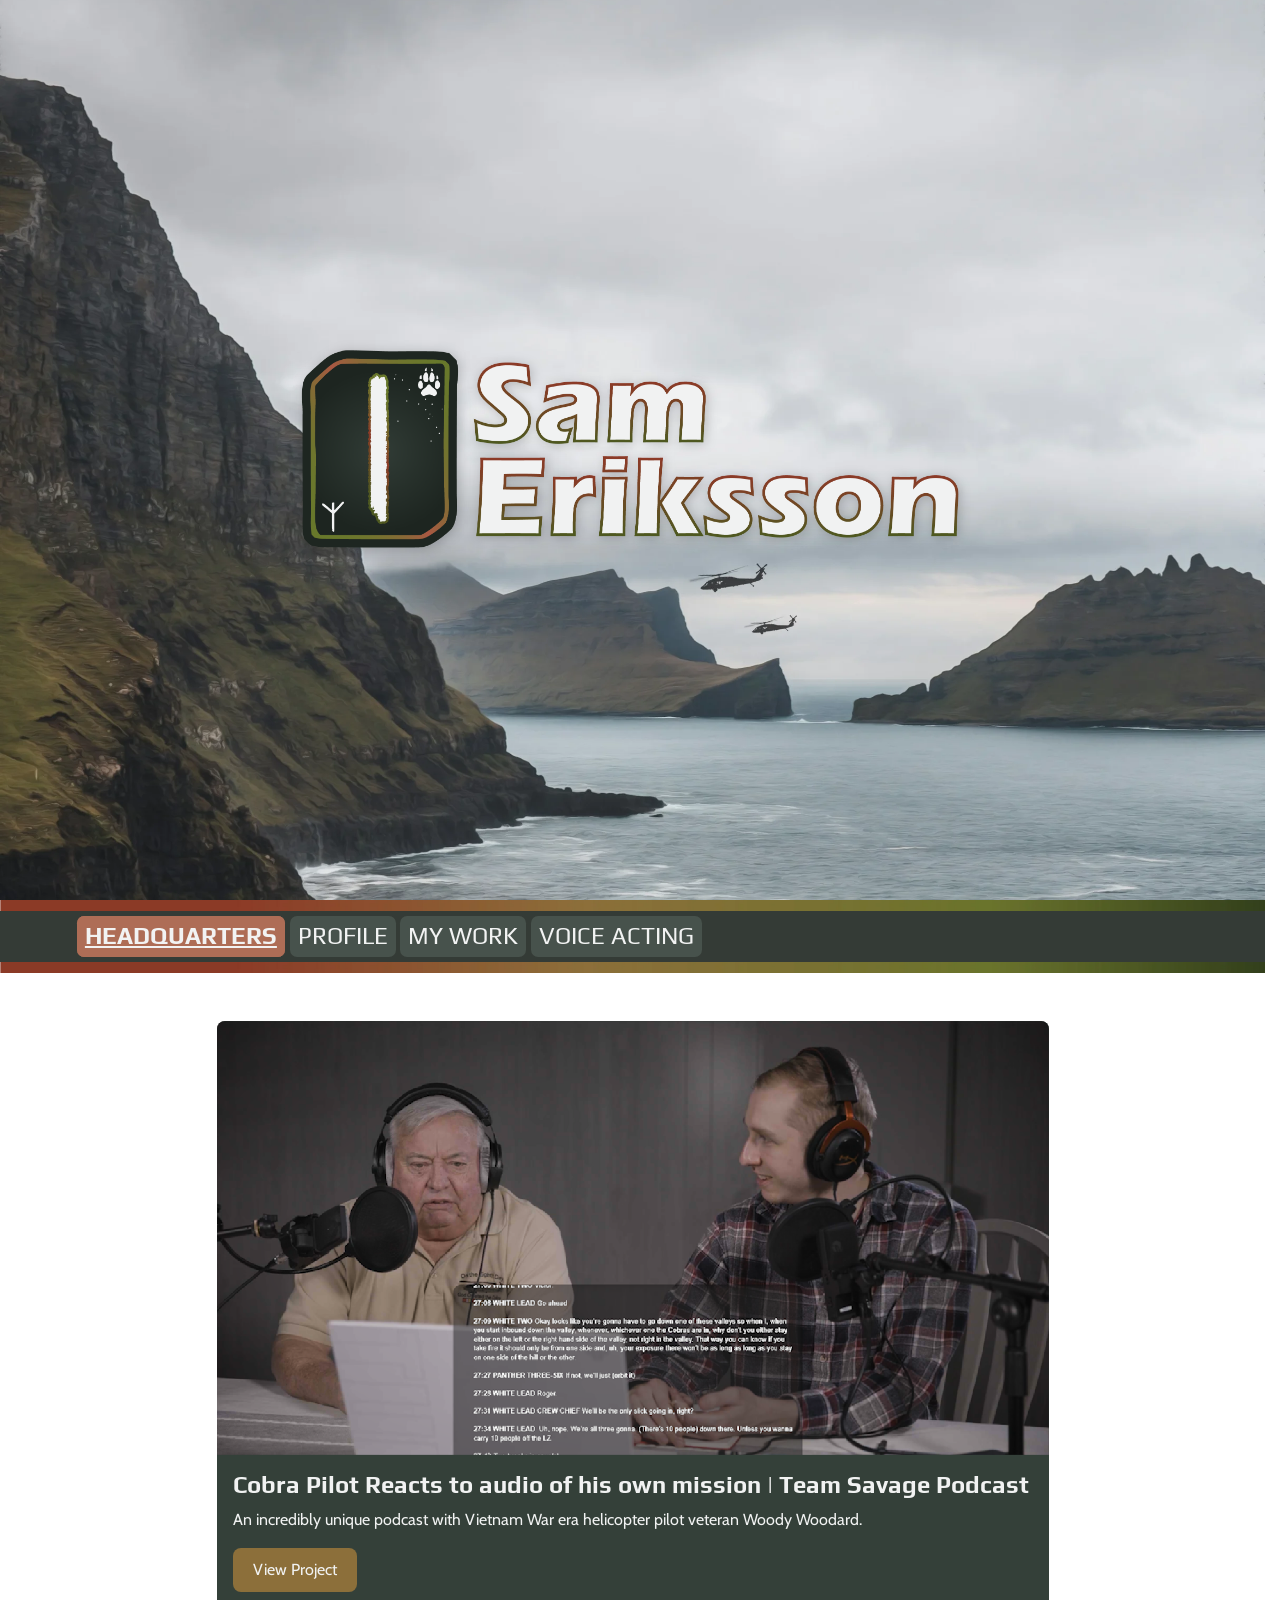
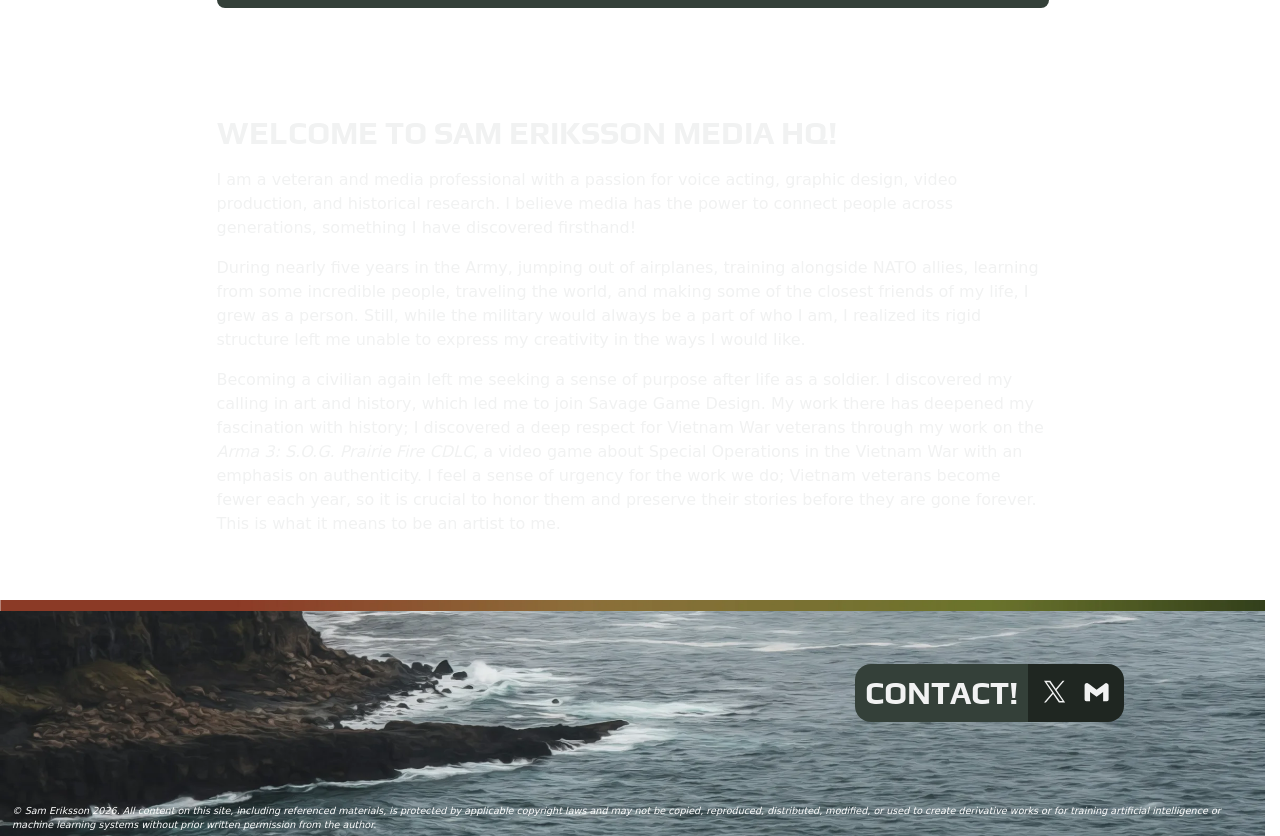
<file: index.html>
<!DOCTYPE html>

<html lang="en">

	<head>
		<link href='https://cdn.knightlab.com/libs/soundcite/latest/css/player.css' rel='stylesheet' type='text/css'><script type='text/javascript' src='https://cdn.knightlab.com/libs/soundcite/latest/js/soundcite.min.js'></script>

		<link rel="stylesheet" href="https://cdnjs.cloudflare.com/ajax/libs/animate.css/4.1.1/animate.min.css"/>
		
		<meta name="viewport" content="width=device-width, initial-scale=1">

		<meta name="description" content="Voice Actor, artist, historical enthusiast who is passionate about storytelling and authenticity. Currently a member of Team Savage.">

		<title>Sam Eriksson</title>

		<link href="https://cdn.jsdelivr.net/npm/bootstrap@5.3.8/dist/css/bootstrap.min.css" rel="stylesheet" integrity="sha384-sRIl4kxILFvY47J16cr9ZwB07vP4J8+LH7qKQnuqkuIAvNWLzeN8tE5YBujZqJLB" crossorigin="anonymous">

		<meta property="og:image" content="https://nordtactics.github.io/images/thumbnail.webp">

		<link href="./styles/style.css" rel="stylesheet">

		<link rel="icon" href="images/favicon.ico" type="image/x-icon">

</head>
	
	<body>
		

		<!-- Hero Section -->
		<section id="hero" class="hero-section">
			<div class="container h-100 d-flex align-items-center justify-content-center">
				<div class="text-center text-white">
					<img id="herologo" src="images/logoheader.webp"/>
					<!--<p class="lead mb-4">Crafting beautiful digital experiences</p>-->
				</div>
			</div>
		</section>
		<!-- Navigation -->
		<div class="container-fluid sticky-top navcontainer">
			<img id="colorbar" src="images/colorbar.webp"></img>

			<nav class="navbar navbar-expand-md navbar-dark justify-content-center sticky-top">
				
				<div class="container">

					<button class="navbar-toggler" type="button" data-bs-toggle="collapse" data-bs-target="#navbarNav" aria-controls="navbarNav" aria-expanded="false" aria-label="Toggle navigation">
						<span class="navbar-toggler-icon"></span>
								</button>

							<div class="collapse navbar-collapse" id="navbarNav">								<ul class="navbar-nav">
									<li class="nav-item">
										<a class="nav-link selected" href="index.html">HEADQUARTERS</a>
									</li>
									<li class="nav-item">
										<a href="profile.html" class="nav-link" href="#">PROFILE</a>
									</li>
									<li class="nav-item">
										<a class="nav-link" href="gallery.html">MY WORK</a>
									<li class="nav-item">
										<a class="nav-link" href="voice.html">VOICE ACTING</a>
									</li>
								</ul>
							</div>
					

				</div>
			</nav>
	        <img id="colorbar" src="images/colorbar.webp"></img>

		</div>

		<!-- Content -->

			<section class="carousel py-5">
			<div class="container">
				
				<div class="carousel slide" id="HQCarousel" data-bs-interval="6000" data-bs-ride="carousel">
					<div class="carousel-inner">
						<div class="carousel-item active">
							<div class="card work-card">
								<img class="thumbnail" src="images/thumbs/woody.webp">
									<div class="card-body">
										<h2 class="card-title">Cobra Pilot Reacts to audio of his own mission | Team Savage Podcast</h5>
										<p class="card-text">An incredibly unique podcast with Vietnam War era helicopter pilot veteran Woody Woodard.</p>
										<button type="button" class="btn btn-primary" data-bs-toggle="modal" data-bs-target="#p1DetailsModal">
										View Project
										</button>
									</div>
							</div>
						</div>
						<div class="carousel-item">
							<div class="card work-card">
								<img class="thumbnail" src="images/thumbs/atf.webp">
									<div class="card-body">
										<h2 class="card-title">Across The Fence Trailer | Team Savage</h5>
										<p class="card-text">An overview trailer for the latest gamemode for S.O.G. Prairie Fire.</p>
										<button type="button" class="btn btn-primary" data-bs-toggle="modal" data-bs-target="#p2DetailsModal">
										View Project
										</button>
									</div>
							</div>
						</div>
						<div class="carousel-item">
							<div class="card work-card">
								<img class="thumbnail" src="images/thumbs/hh.webp">
									<div class="card-body">
										<h2 class="card-title">Hall of Heroes Display Video | Team Savage</h5>
										<p class="card-text">A historical overview of MACV-SOG combining historical photos and images with cinematic footage from S.O.G. Prairie Fire. Currently displayed at Ft. Campbell, KY.</p>
										
									</div>
									<div class="card-body btn-low">
										<button type="button" class="btn btn-primary" data-bs-toggle="modal" data-bs-target="#p3DetailsModal">
										View Project
										</button>
									</div>
							</div>
						</div>
						<div class="carousel-item">
							<div class="card work-card">
								<img class="thumbnail" src="images/thumbs/cd1.webp">
									<div class="card-body">
										<h2 class="card-title">SOG Codename Dynamite, Book 1 | MACV-SOG Audiobook</h5>
										<p class="card-text">MACV-SOG audiobook written by Henry L. (Dick) Thompson, Phd. Narrated by Sam Eriksson.</p>
										
									</div>
									<div class="card-body btn-low">
										<button type="button" class="btn btn-primary" data-bs-toggle="modal" data-bs-target="#p4DetailsModal">
										View Project
										</button>
									</div>
							</div>
						</div>
						<div class="carousel-item">
							<div class="card work-card">
								<img class="thumbnail" src="images/thumbs/pfs.webp">
									<div class="card-body">
										<h2 class="card-title">Title Sequence | Team Savage Prairie Fire Stories</h5>
										<p class="card-text">Title sequence for Vietnam War interview series - complete with motion graphics animations, music from S.O.G. Prairie Fire, and historical footage.</p>
										
									</div>
									<div class="card-body btn-low">
										<button type="button" class="btn btn-primary" data-bs-toggle="modal" data-bs-target="#p5DetailsModal">
										View Project
										</button>
									</div>
							</div>
						</div>
					</div>
					<button class="carousel-control-prev" type="button" data-bs-target="#HQCarousel" data-bs-slide="prev">
						<span class="carousel-control-prev-icon" aria-hidden="true"></span>
					</button>
					<button class="carousel-control-next" type="button" data-bs-target="#HQCarousel" data-bs-slide="next">
						<span class="carousel-control-next-icon" aria-hidden="true"></span>
					</button>
				</div>
			<div class="textcontent">
			<h2 class="">WELCOME TO SAM ERIKSSON MEDIA HQ!</h2>
			<p class="text-start">	
					<p>
						I am a veteran and media professional with a passion for voice acting, graphic design, video production, and historical research. I believe media has the power to connect people across generations, something I have discovered firsthand!
					</p>

					<p>
						During nearly five years in the Army, jumping out of airplanes, training alongside NATO allies, learning from some incredible people, traveling the world, and making some of the closest friends of my life, I grew as a person. Still, while the military would always be a part of who I am, I realized its rigid structure left me unable to express my creativity in the ways I would like.
					</p>

					<p>
						Becoming a civilian again left me seeking a sense of purpose after life as a soldier. I discovered my calling in art and history, which led me to join Savage Game Design. My work there has deepened my fascination with history; I discovered a deep respect for Vietnam War veterans through my work on the <em>Arma 3: S.O.G. Prairie Fire CDLC</em>, a video game about Special Operations in the Vietnam War with an emphasis on authenticity. I feel a sense of urgency for the work we do; Vietnam veterans become fewer each year, so it is crucial to honor them and preserve their stories before they are gone forever. This is what it means to be an artist to me.
					</p>
			</div>
		</div>
		</section>
		





			<!-- Modal Project 1 Details-->
			<div class="modal fade" id="p1DetailsModal" tabindex="-1" aria-labelledby="exampleModalLabel" aria-hidden="true">
			<div class="modal-dialog">
				<div class="modal-content">
				<div class="modal-header">
					<h1 class="modal-title fs-5" id="exampleModalLabel"></h1>
					<button type="button" class="btn-close" data-bs-dismiss="modal" aria-label="Close"></button>
				</div>
				<div class="modal-body  justify-content-center">
					<div class="container">
						<div class="row">
							<div class="col-md-8">
								
								<div class="modalvideo">
									<iframe class="spaceout" 
									data-src="https://www.youtube.com/embed/WcFWVOX9ofk?si=j7NJPGKdG7xYlM5q" 
									src=""
									title="YouTube video player" 
									frameborder="0" 
									allow="accelerometer; autoplay=1; clipboard-write; encrypted-media; gyroscope; picture-in-picture; web-share" referrerpolicy="strict-origin-when-cross-origin" allowfullscreen>
									</iframe>	
								<h2 class="headingspacer">Cobra Pilot Reacts to audio of his own mission</h2>
								<h3>Team Savage Archival Audio Project</h3>
									<p class="bottomspacer">Of all the projects I have worked on with Team Savage, this is one of the most meaningful I have had the opportunity to be part of. Several summers ago, I undertook the task of transcribing a chaotic and lengthy audio recording of a top secret combat mission in Laos conducted by members of MACV-SOG. I began this independently in my free time, with only limited background from articles and a podcast featuring John Plaster, who served as a Covey rider on the mission.
									<br/><br/>In this role, he operated from the back seat of a forward air controller OV-10 Bronco, helping coordinate air support for two reconnaissance teams on the ground deep in enemy territory. The mission was highly unusual. Two separate teams, miles apart, were compromised at the same time. Plaster and his pilot, Mike Cryer, alongside supporting elements flying A-1 Skyraider, UH-1 Huey helicopters from the 57th Assault Helicopter Company, and AH-1G Cobra gunships from the 361st Aerial Weapons Company, worked to hold off a large enemy force long enough to extract both teams.
									<br/><br/>Early in the engagement, David “Lurch” Mixter of Recon Team Colorado was killed when an NVA rocket struck him after he pushed teammate Lyn St. Laurent to the ground, saving his life.
									<br/><br/>A tape like this is exceedingly rare, as the nature of SOG operations prevented any photographs or recordings of this nature. Still, some crew members on board a 57th AHC helicopter let the tapes roll as the battle raged in the air and on the ground. Team Savage received our copy from Barry Lewis Subelsky, and our audio engineer Dennis Kahl cleaned up the tape. We received permission from Plaster to include the recordings in our video game, S.O.G. Prairie Fire, as a way to connect players to the history and the real men who ran these missions. 
									<br/><br/>The transcription process itself was demanding. The recording captured multiple overlapping radio transmissions with little context. I spent the summer listening repeatedly, working to identify voices, terminology, and the evolving battlefield situation. I received invaluable support from my friend and MACV-SOG veteran Don Haase, a former Huey crew chief, who helped interpret difficult segments and clarify operational details.
									<br/><br/>Years later, at a SOG reunion, I spoke with Colonel Barry Pencek, who connected me with Chief Warrant Officer 3 Woody Woodard, a Cobra pilot who had flown on the mission with the 361st in January 1971. After reaching out, Woody confirmed his involvement and invited me and our film specialist Paul Hildebrandt to his home. We spent an afternoon recording an interview and reviewing the original audio together. He was exceptionally generous with his time and insight, offering a deeper understanding of the air operations that shaped the mission.
									<br/><br/>Woody sadly passed away not long after, and this video was released in his honor. This project is intended to preserve and share the experiences of the aviators and recon teams involved, and to ensure their actions and sacrifices are remembered. I edited and assembled the footage from the interview and archival audio into the final piece, which we released on the Savage Game Design YouTube channel. We later had the opportunity to meet with Lyn St. Laurent for a similar recording, which is currently in production.
									<br/><br/>The technical elements of this project included preparing files and synchronizing a scrolling text transcript with the tape audio, setting up an audio interface, microphones, headphones, and recording equipment. Paul handled the camera work. I recorded the audio of our podcast to multiple storage devices to ensure we had a backup in case of any point of failure. The podcast is primarily intended for historical enthusiasts, but is also intended to help bring Vietnam War History to players of the S.O.G. Prairie Fire game. 
								</p>
								</div>
							</div>
						</div>	
					</div>
				</div>
				<div class="modal-footer">
					<button type="button" class="btn btn-secondary" data-bs-dismiss="modal">Close</button>
				</div>
				</div>
			</div>
			</div>
			<!-- Modal Project 2 Details-->
				<div class="modal fade" id="p2DetailsModal" tabindex="-1" aria-labelledby="exampleModalLabel" aria-hidden="true">
			<div class="modal-dialog">
				<div class="modal-content">
				<div class="modal-header">
					<h1 class="modal-title fs-5" id="exampleModalLabel"></h1>
					<button type="button" class="btn-close" data-bs-dismiss="modal" aria-label="Close"></button>
				</div>
				<div class="modal-body  justify-content-center">
					<div class="container">
						<div class="row">
							<div class="col-md-8">
									
								<div class="modalvideo">
									<iframe width="560" height="315" 
									data-src="https://www.youtube.com/embed/nj5T0MYm0lQ?si=mM4EMMw5zrp8kwr2"
									src=""
									title="YouTube video player" frameborder="0" allow="accelerometer; autoplay; clipboard-write; encrypted-media; gyroscope; picture-in-picture; web-share" referrerpolicy="strict-origin-when-cross-origin" allowfullscreen></iframe>
								<h2 class="headingspacer">Across The Fence Trailer</h2>
								<h3>Team Savage S.O.G. Prairie Fire Gamemode Trailer</h3>
									<p class="bottomspacer">This is an overview trailer of Savage Game Design’s latest game mode for S.O.G. Prairie Fire: Across The Fence. To record the footage, I accompanied our developer team and friends on a mission and used Arma 3’s ‘Bulldozer’ developer camera to capture the team conducting reconnaissance on North Vietnamese forces.
									<br/><br/>I deeply enjoy creating cinematics like this. One of the key factors was keeping the intro segment short, hard hitting, and exciting. I synchronized shots from a recorded gameplay session with music from the game, and I am proud of how it turned out. It helped to work with an expert group of players from our developer reconnaissance team, RT Columbia, many of whom have met in real life. I also wanted to capture the energy of the in-game hint system, in which our voice acting team gets to portray SOG Veteran team leaders giving tactical advice to the player on missions.
									<br/><br/>Across The Fence is based on the book of the same name by John Stryker Meyer, who serves as a military advisor for S.O.G. Prairie Fire. The game mode allows players to conduct recon missions as commandos during the Vietnam War, featuring unique progression and gameplay mechanics such as unlockable skills, realistic enemy tactics, and a constant sense of operating deep in enemy territory while heavily outnumbered.
									</p>
								</div>	
							</div>
						</div>	
					</div>
				</div>
				<div class="modal-footer">
					<button type="button" class="btn btn-secondary" data-bs-dismiss="modal">Close</button>
				</div>
				</div>
			</div>
			</div>
		<!-- Modal Project 3 Details-->
			<div class="modal fade" id="p3DetailsModal" tabindex="-1" aria-labelledby="exampleModalLabel" aria-hidden="true">
				<div class="modal-dialog">
					<div class="modal-content">
					<div class="modal-header">
						<h1 class="modal-title fs-5" id="exampleModalLabel"></h1>
						<button type="button" class="btn-close" data-bs-dismiss="modal" aria-label="Close"></button>
					</div>
					<div class="modal-body  justify-content-center">
						<div class="container">
							<div class="row">
								<div class="col-md-8">
									
									<div class="modalvideo">
											<iframe width="560" height="315" 
											data-src="https://www.youtube.com/embed/8CfROBFaedk?si=qZOE0wJO1yUXdnpR" 
											src=""
											title="YouTube video player" frameborder="0" allow="accelerometer; autoplay; clipboard-write; encrypted-media; gyroscope; picture-in-picture; web-share" referrerpolicy="strict-origin-when-cross-origin" allowfullscreen></iframe>
										<h2 class="headingspacer">Hall of Heroes Display Video</h2>
										<h3>Team Savage MACV-SOG Tribute</h3>
											<p class="bottomspacer">Savage Game Design had the opportunity to contribute to a collaborative effort to create a museum exhibit focused on MACV-SOG, a highly-classified unit that conducted incredibly dangerous operations during the Vietnam War and pioneered many tactics, techniques, and procedures that would reach decades into the future of Special Operations history. 
											<br/><br/>My role within the project was to help produce and narrate the video components of the display. I adapted our original release trailer for S.O.G. Prairie Fire, filmed and edited by the legendary FlawlessWarGamer, into a historical overview of MACV-SOG, revising the copy, adding new narration, using photos and video provided by our veteran friends, adding footage from our podcasts with veterans, and including historical videos from the national archives. 
											<br/><br/>The intent was to help currently serving Special Forces soldiers understand the history and legacy of MACV-SOG. The video is displayed at the Hall of Heroes at Fort Campbell, home of the 5th Special Forces Group. I combined elements from our video game trailer with gameplay footage, historical footage, and audio elements to complete this project.
											<br/><br/>The display was a team effort, with contributions from many SOG Veterans, the Special Operations Association, the JFK Special Warfare Museum, USASOC and 5th SFG historians, Team Savage, and the Modern Forces Living History group. 
											<br/><br/>You can view the display's unveiling <a href="https://youtu.be/5sn6qmn6m1M?si=hHsdT7SvYc6leSl2" target="_blank" rel="noopener noreferrer">here</a>.
												<br/>
										</p>
									</div>
								</div>	
							</div>
						</div>
					</div>
						<div class="modal-footer">
							<button type="button" class="btn btn-secondary" data-bs-dismiss="modal">Close</button>
						</div>
					</div>
				</div>
			</div>
			<!-- Modal Project 4 Details-->
			<div class="modal fade" id="p4DetailsModal" tabindex="-1" aria-labelledby="exampleModalLabel" aria-hidden="true">
				<div class="modal-dialog">
					<div class="modal-content">
					<div class="modal-header">
						<h1 class="modal-title fs-5" id="exampleModalLabel"></h1>
						<button type="button" class="btn-close" data-bs-dismiss="modal" aria-label="Close"></button>
					</div>
					<div class="modal-body  justify-content-center">
						<div class="container">
							<div class="row">
								<div class="col-md-8">
									
									<div class="modalvideo">
											<div class="modal-body">
   												<img src="images/cd1full.webp" class="modal-img" alt="">
											</div>						
										<h2 class="headingspacer">SOG Codename Dynamite, Book 1 | MACV-SOG Audiobook</h2>
										<h3>Written by Henry L. (Dick) Thompson, Phd.</h3>
											<p class="bottomspacer">SOG history is a deep passion of mine, so when I was given the opportunity to help Lieutenant Colonel Dick Thompson bring his legendary book, <a href="https://www.audible.com/pd/SOG-Codename-Dynamite-Book-1-Audiobook/B0G54DCS2Z" target="blank"><em>SOG Codename Dynamite: A MACV-SOG 1-0's Personal Journal</em></a>, to audiobook format, I was beyond honored. This was my first major audiobook project, and I wanted to provide the highest quality narration and performance possible for the many passionate listeners who care deeply about SOG history, especially the veterans whose stories are told in this book, including those who are no longer with us.
											<br/><br/>I came into this project with several years of SOG history research, along with firsthand experience getting to know SOG veterans at reunions each year. I had also previously worked on SOG voice acting for the <em>S.O.G. Prairie Fire</em> video game, which helped inform my approach to tone, authenticity, and delivery. I was fortunate to be able to leverage my military experience, SOG history prior knowledge, and other resources to help aid in authentic delivery. I put every ounce of passion I have for Vietnam War and Special Operations history into this performance.
											<br/><br/>As for the technical side, this was the most ambitious audio project I have ever taken on. It was an incredible opportunity to learn everything from setting up Reaper as a digital audio workstation for punch and roll recording, to building a proper home studio environment that reduced reverb and created a better listening experience for the audience. I utilized an audio interface and condenser microphone for this project.
											<br/><br/>I also learned a great deal about post production, including applying plugins from the iZotope series, editing out plosives, clicks, and other unwanted sounds, and maintaining consistent quality throughout the full audiobook. The final mastering was done by my good friend Dennis Kahl, also known as Lord Jarhead, who created much of the audio for the <em>S.O.G. Prairie Fire</em> video game and is well known in the Arma community for his JSRS sound mod. 
											Dennis also provided invaluable technical advice for the project. I am very grateful for his insight!
											<br/><br/>The performance itself was one of the greatest learning opportunities I have had as a voice actor. I had the opportunity to really dial in the narration so that it captured the story with authenticity and respect for the history behind it, while also bringing out Dick Thompson’s dry humor and the intensity of the combat segments.
											<br/><br/>This book covers some dark, emotionally heavy, and sometimes graphic content that exemplifies raw survival mindset of a soldier at war. The combat segments were especially intense to narrate. Dick encouraged me to help convey what these warriors experienced on the ground, and what it was like to communicate with support assets during life or death situations against overwhelming enemy forces. His writing is gripping, raw, and hard hitting. His experiences show the almost unbelievable reality SOG operators faced every day. For them, it was just another day in SOG.
											<br/><br/>Dick gave me explicit instructions to turn up the intensity and volume during SOG Prairie Fire emergencies to help convey the chaos and urgency of those moments. I did my best to bring that intensity into the performance while still honoring the men and the history behind the book.
											<br/><br/><em>Codename Dynamite, Book 1</em> is raw, real, and does not hold back. As Dick says, this book is not for the faint of heart. I recorded the performance with an audience of historical enthusiasts interested in the Vietnam War and Special Operations. It was a great honor to be part of this project, and I look forward to taking on future audiobook work.</p>
											<div class="modal-body">
   													<div class="project-link-card">
														<a href="https://www.audible.com/pd/SOG-Codename-Dynamite-Book-1-Audiobook/B0G54DCS2Z" target="_blank" rel="noopener"><em>SOG Codename Dynamite</em> is available on Audible. </a>
													</div>
											</div>
								</div>	
							</div>
						</div>
					</div>
						<div class="modal-footer">
							<button type="button" class="btn btn-secondary" data-bs-dismiss="modal">Close</button>
						</div>
					</div>
				</div>
			</div>
		</div>
		<!-- Modal Project 5 Details-->
			<div class="modal fade" id="p5DetailsModal" tabindex="-1" aria-labelledby="exampleModalLabel" aria-hidden="true">
				<div class="modal-dialog">
					<div class="modal-content">
					<div class="modal-header">
						<h1 class="modal-title fs-5" id="exampleModalLabel"></h1>
						<button type="button" class="btn-close" data-bs-dismiss="modal" aria-label="Close"></button>
					</div>
					<div class="modal-body  justify-content-center">
						<div class="container">
							<div class="row">
								<div class="col-md-8">
									
									<div class="modalvideo">
										<iframe width="560" height="315" data-src="https://www.youtube.com/embed/q7Fl3dmFK8E?si=UcyWr3Mx4ssbrE61" src="" title="YouTube video player" frameborder="0" allow="accelerometer; autoplay; clipboard-write; encrypted-media; gyroscope; picture-in-picture; web-share" referrerpolicy="strict-origin-when-cross-origin" allowfullscreen></iframe>										
										<h2 class="headingspacer">S.O.G. Prairie Fire Stories Title Sequence | Team Savage</h2>
										<h3>Motion graphics title sequence project</h3>
											<p class="bottomspacer">
											<p><em>S.O.G. Prairie Fire Stories</em> is a series of podcast-style interviews featuring Vietnam War Special Operations veterans. I helped plan and host the series alongside Team Savage CEO Rob Graham. In late 2025, I storyboarded and produced a title sequence using Adobe After Effects and Adobe Premiere Pro.</p>

											<p>The sequence incorporates historical footage from the National Archives, as well as footage captured by S.O.G. Prairie Fire veteran advisors Don Haase and Jim Shorten-Jones during their service. It also includes music from the game’s soundtrack and historical maps from the University of Texas Libraries. Radio communications used in the sequence are authentic recordings from pilot Ray Belz and a January 1971 tape provided by John Plaster and Barry Subelsky.</p>

											<p>My process began with detailed storyboarding, with a focus on capturing the visual tone of the Vietnam War era. The goal was to help audiences better connect the stories shared in the podcast with the historical reality of the conflict.</p>

											<p>I utilized keyframed animation techniques to mask and modify elements, applying motion, texture, and synchronization with the music track to create a cohesive sequence.</p>
												<div class="modal-body">
   													 <img src="images/titlesequence/character.webp" class="modal-img" alt="">
												</div>	
											<p>The sequence features a <a href="https://youtube.com/shorts/YKabjWhBIvA?si=sQhMjIO7h29Q776y" target="_blank" rel="noopener noreferrer">rigged character</a> based on the Team Savage logo. Starting from a layered Adobe Photoshop file, I separated elements into individual layers within After Effects. I then animated the logo to expand outward into a shellburst effect, with the monitor entering from the left and being crushed by the skull. I revealed the cracking effect by keyframing a mask path. Motion was refined using custom-timed keyframes, allowing elements to slightly overshoot and settle into place to simulate weight and realism.</p>
												<div class="modal-body">
   													 <img src="images/titlesequence/realstories.webp" class="modal-img" alt="">
												</div>	
											<p>The “REAL STORIES” stencil sequence was the most technically complex portion, requiring multiple layers and precompositions to properly render textures and effects. To achieve an authentic look, I recorded spray paint strokes in Photoshop and integrated that footage into the composition.</p>
												<div class="modal-body">
   													 <img src="images/titlesequence/redact.webp" class="modal-img" alt="">
												</div>	
											<p>The 3D “REDACTED” map sequence reflects the classified nature of MACV-SOG operations. Personnel involved in these missions were restricted from discussing them for decades. I used a CIA Atlas map from the University of Texas Libraries and keyframed 3D camera movements to create depth and motion. I also recorded custom marker sound effects and synchronized them and public domain typewriter audio with the animations. I used a screencapture of photoshop brushes to create the marker animations, then used a Luma key to remove the white photoshop canvas.</p>
												<div class="modal-body">
   													 <img src="images/thumbs/pfs.webp" class="modal-img" alt="">
												</div>	
											<p>The archival footage includes a range of sources, such as ranger patrols and equipment demonstrations. Two sequences stand out as authentic MACV-SOG footage: the Marble Mountain footage by Jim Shorten-Jones and the “string” extraction footage by Don Haase, featuring a SOG team being extracted on ropes hanging from a UH-1H helicopter.</p>
												<div class="modal-body">
   													 <img src="images/titlesequence/mm.webp" class="modal-img" alt="">
												</div>			
											<p>For the Marble Mountain segment, I created a hand-drawn illustration inspired by period news program visuals. I photographed the drawing, inverted the colors in After Effects, and applied a luma key to isolate the image. A looping turbulent displace randomized motion expression was added to replicate the subtle movement seen in period overlays.</p>
													<div class="modal-body">
   													 <img src="images/titlesequence/mm2.webp" class="modal-img" alt="">
												</div>	
											<p>The soundtrack required custom editing to achieve the desired pacing. I spliced sections of “Fire in the Sky” from the <em>S.O.G. Prairie Fire</em> soundtrack by aligning cuts with audio transients, allowing for a natural flow while preserving the intended tone. The track, created by originalsas, has also been used in other productions by our team.</p>
											<p>I was pleased with the <a href="https://www.youtube.com/watch?v=q7Fl3dmFK8E&feature=youtu.be" target="_blank" rel="noopener noreferrer" >final product</a>! It may still see further modifications for future iterations.</p>
										</p>
									</div>
								</div>	
							</div>
						</div>
					</div>
						<div class="modal-footer">
							<button type="button" class="btn btn-secondary" data-bs-dismiss="modal">Close</button>
						</div>
					</div>
				</div>
			</div>
		</div>
		</section>

		<img id="colorbar" src="images/colorbar.webp"></img>

		<footer>
			<div class="container-fluid footernordic">
				<div class="row ">
					<div class="col-md-8"><p></p></div>
					<div class="col-md-4">
					</div>
				</div>
				<div class="row ">
					<div class="col-md-8"></div>
					<div class="col-md-4">
						<h2 class="contactbuttonlightside">CONTACT!</h2>
						<h2 class="contactbutton">
							<a href="https://x.com/NordTactics" target="_blank" class="footer-link">
								<!-- <img class=iconinline src="icons/bx-twitter-x.svg"> -->
								 <svg xmlns="http://www.w3.org/2000/svg" viewBox="0 0 24 24" width="24" height="24" fill="currentColor"class="iconinline"><g fill="currentColor"><!--Boxicons v3.0.8 https://boxicons.com | License  https://docs.boxicons.com/free--><path d="M13.68 10.62 20.24 3h-1.55L13 9.62 8.45 3H3.19l6.88 10.01L3.19 21h1.55l6.01-6.99 4.8 6.99h5.24l-7.13-10.38Zm-2.13 2.47-.7-1-5.54-7.93H7.7l4.47 6.4.7 1 5.82 8.32H16.3z"></path></g></svg>
							</a>
							<!-- <a href="mailto:nordtacticsnwg@gmail.com">
								<img class=iconinline src="icons/bx-gmail.svg">
							</a> -->
							<a href="mailto:nordtacticsnwg@gmail.com" target="_blank" class="footer-link">
								<svg xmlns="http://www.w3.org/2000/svg" viewBox="0 0 24 24" width="24" height="24" fill="currentColor" class="iconinline"><g fill="currentColor"><!--Boxicons v3.0.8 https://boxicons.com | License  https://docs.boxicons.com/free--><path d="m18.73 5.41-1.28 1L12 10.46 6.55 6.37l-1.28-1A2 2 0 0 0 2 7.05v11.59A1.36 1.36 0 0 0 3.36 20h3.19v-7.72L12 16.37l5.45-4.09V20h3.19A1.36 1.36 0 0 0 22 18.64V7.05a2 2 0 0 0-3.27-1.64"></path></g></svg>								</a>
						</h2>
					</div>
				</div>
				<div class="row h-40 ">
					
				</div>
				<div class="row align-items-end">
					<div class="col-md-12">
						<p class="d-flex align-self-end lowercr">&copy Sam Eriksson 2026. All content on this site, including referenced materials, is protected by applicable copyright laws and may not be copied, reproduced, distributed, modified, or used to create derivative works or for training artificial intelligence or machine learning systems without prior written permission from the author.</p>
					</div>
				</div>
			</div>
			
		</footer>
			<script src="https://cdn.jsdelivr.net/npm/bootstrap@5.3.8/dist/js/bootstrap.bundle.min.js"></script>
			<script src="https://code.jquery.com/jquery-3.6.0.min.js"></script>
			<script>
				$(document).ready(function () {

					$(".modal").on("show.bs.modal", function () {
						var $if = $(this).find('iframe');
						var src = $if.attr("data-src");

						if ($if.attr("src") !== src) {
							$if.attr("src", src);
						}
					});

					$(".modal").on("hidden.bs.modal", function () {
						var $if = $(this).find('iframe');
						$if.attr("src", "");
					});

					// Carousel height normalization
					const cards = document.querySelectorAll('.carousel-item');
					const carousel = document.querySelector('.carousel-inner');

					if (carousel && cards.length > 0) {
						const heights = Array.from(cards).map(card => {
							const isHidden = !card.classList.contains('active');

							if (isHidden) {
								card.style.display = 'block';
								card.style.visibility = 'hidden';
								card.style.position = 'absolute';
							}

							const height = card.clientHeight;

							if (isHidden) {
								card.style.display = '';
								card.style.visibility = '';
								card.style.position = '';
							}

							return height;
						});

						const tallestHeight = Math.max(...heights, 0);
						carousel.style.minHeight = tallestHeight + 'px';
					}
					
				});
			</script>
		</body>
	</body>
</html>
</file>
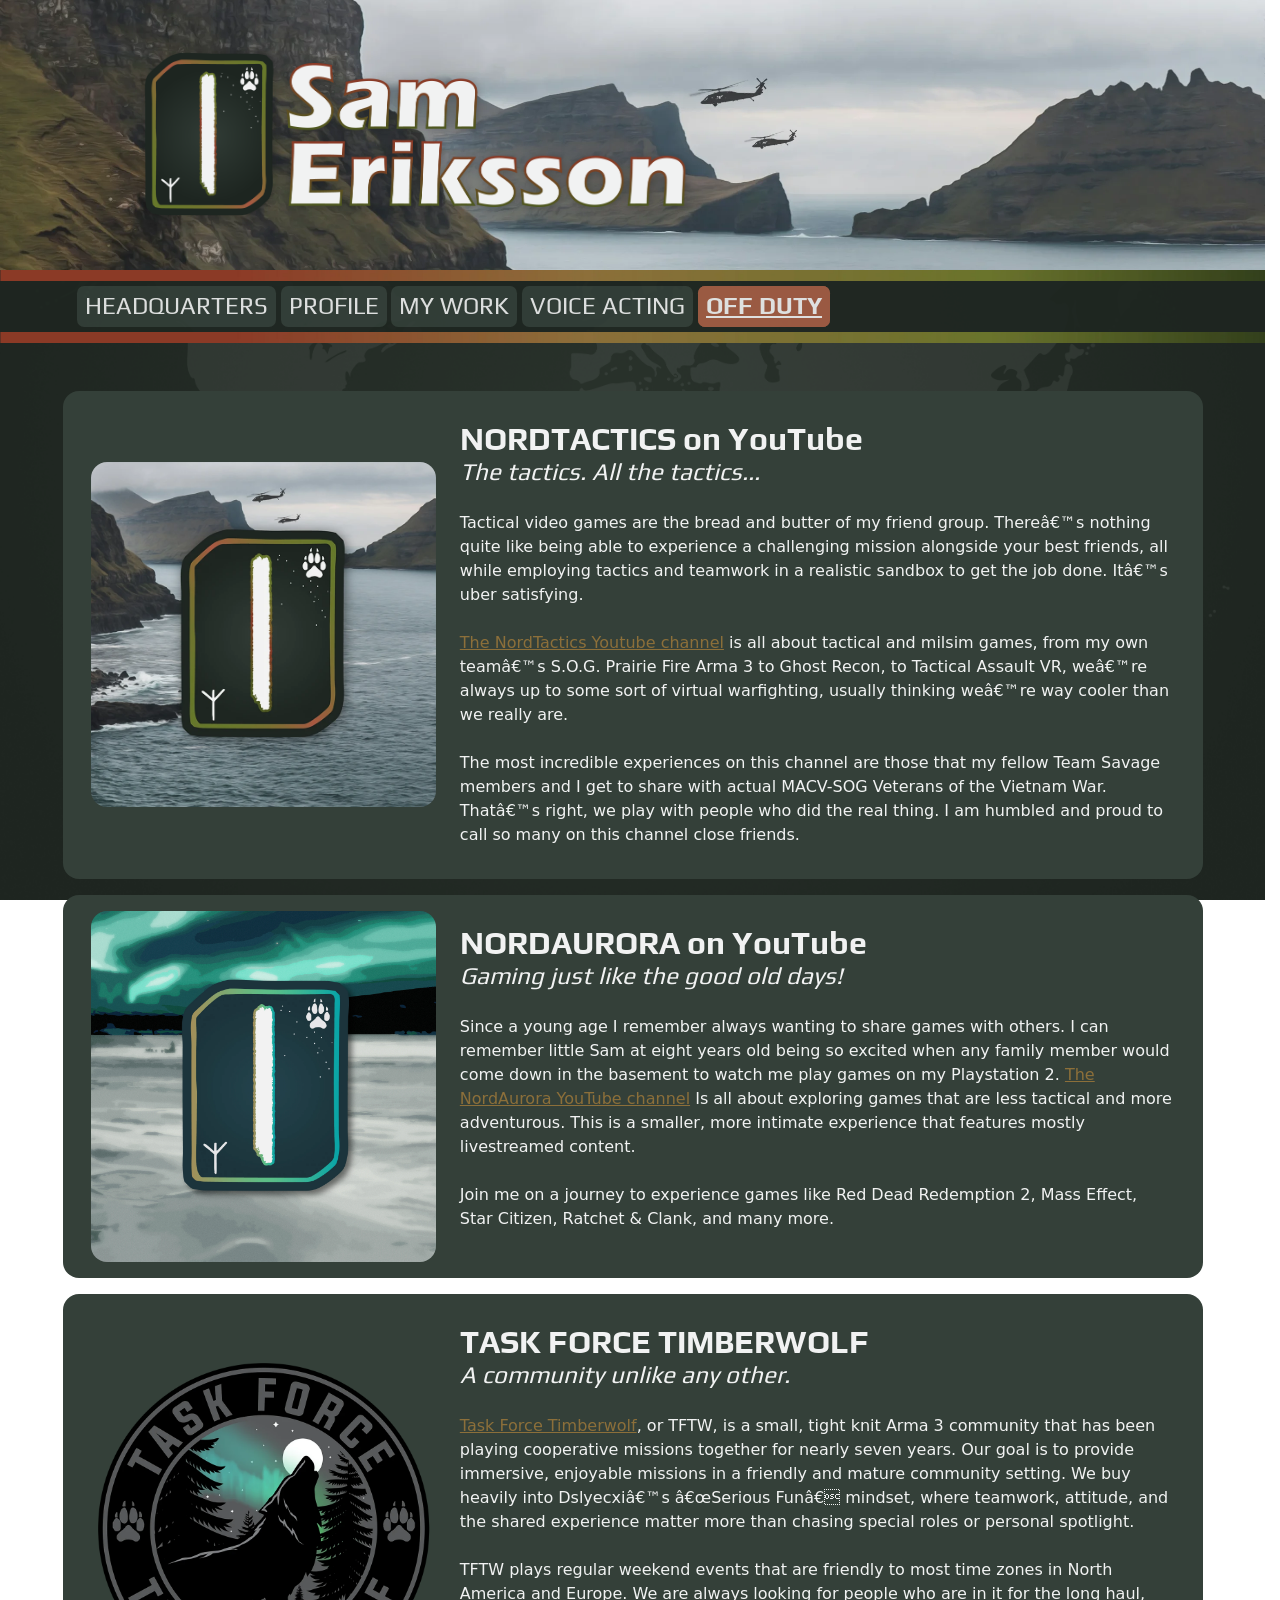
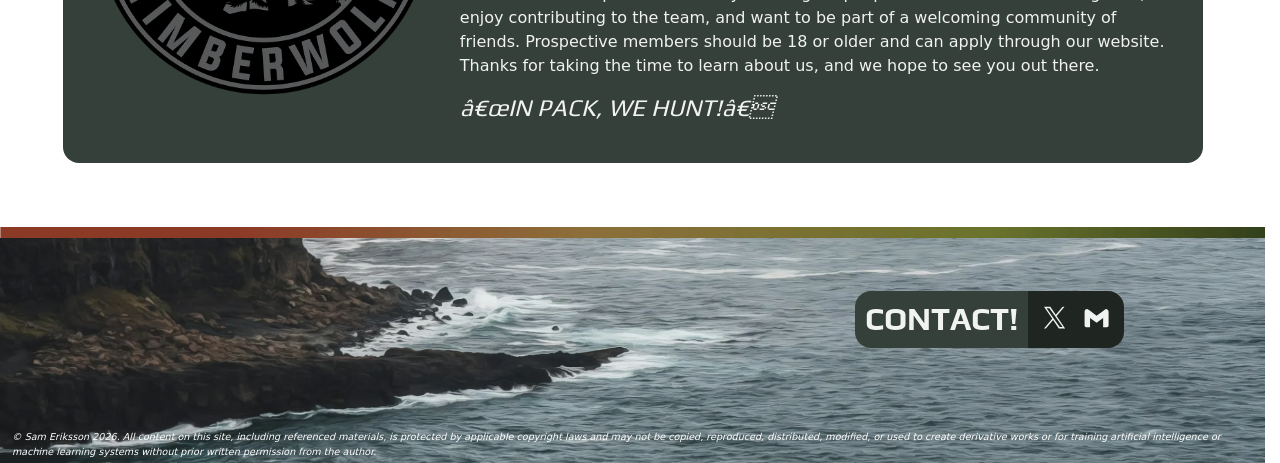
<file: fun.html>
<!DOCTYPE html>

<html lang="en">

	<head>
		<link href='https://cdn.knightlab.com/libs/soundcite/latest/css/player.css' rel='stylesheet' type='text/css'><script type='text/javascript' src='https://cdn.knightlab.com/libs/soundcite/latest/js/soundcite.min.js'></script>

		<link rel="stylesheet" href="https://cdnjs.cloudflare.com/ajax/libs/animate.css/4.1.1/animate.min.css"/>
		
		<meta name="viewport" content="width=device-width, initial-scale=1">

		<meta name="description" content="Voice Actor, artist, historical enthusiast who is passionate about storytelling and authenticity. Currently a member of Team Savage.">

		<title>Sam Eriksson</title>

		<link href="https://cdn.jsdelivr.net/npm/bootstrap@5.3.8/dist/css/bootstrap.min.css" rel="stylesheet" integrity="sha384-sRIl4kxILFvY47J16cr9ZwB07vP4J8+LH7qKQnuqkuIAvNWLzeN8tE5YBujZqJLB" crossorigin="anonymous">

		<meta property="og:image" content="https://nordtactics.github.io/images/thumbnail.webp">

		<link href="./styles/style.css" rel="stylesheet">

		<link rel="icon" href="images/favicon.ico" type="image/x-icon">

</head>
	
	<body>
		

		<!-- Hero Section -->
		<section id="" class="minihero">
			<div class="container h-40 d-flex align-items-left">
				<div class="text-center text-white">
					<img id="miniherologo" src="images/logoheader.webp"/>
					<!--<p class="lead mb-4">Crafting beautiful digital experiences</p>-->
				</div>
			</div>
		</section>
		<!-- Navigation -->
		<div class="container-fluid sticky-top navcontainer">
			<img id="colorbar" src="images/colorbar.webp"></img>

			<nav class="navbar navbar-expand-md navbar-dark justify-content-center sticky-top">
				
				<div class="container">

					<button class="navbar-toggler" type="button" data-bs-toggle="collapse" data-bs-target="#navbarNav" aria-controls="navbarNav" aria-expanded="false" aria-label="Toggle navigation">
						<span class="navbar-toggler-icon"></span>
								</button>

							<div class="collapse navbar-collapse" id="navbarNav">								<ul class="navbar-nav">
									<li class="nav-item">
										<a class="nav-link " href="index.html">HEADQUARTERS</a>
									</li>
									<li class="nav-item">
										<a href="profile.html" class="nav-link " href="#">PROFILE</a>
									</li>
									<li class="nav-item">
										<a class="nav-link" href="gallery.html">MY WORK</a>
									<li class="nav-item">
										<a class="nav-link " href="voice.html">VOICE ACTING</a>
									</li>
									<li class="nav-item">
										<a class="nav-link selected" href="fun.html">OFF DUTY</a>
									</li>
								</ul>
							</div>
					

				</div>
			</nav>
	        <img id="colorbar" src="images/colorbar.webp"></img>

		</div>

		<!-- Content -->

			<!--KEEP Work Section -->
		<section id="work" class="py-5 sans-serif">
			<div class="container">
				<div class="row funrow">
					<div class="col-sm-4 fun-img">
						<a href="https://www.youtube.com/@NordTactics" target="blank"><img class="fun-img" src="images/isaNT.webp"/></a>
					</div>
					<div class="col-sm">
						<h2 class="headingwsubtitle headingspacer animate__animated animate__fadeInUp">NORDTACTICS on YouTube</h2>
						<h4 class="animate__animated animate__fadeInUp">The tactics. All the tactics...</h2>
						<p>Tactical video games are the bread and butter of my friend group. There’s nothing quite like being able to experience a challenging mission alongside your best friends, all while employing tactics and teamwork in a realistic sandbox to get the job done. It’s uber satisfying.

						<br/><br/><a href="https://www.youtube.com/@NordTactics" target="blank">The NordTactics Youtube channel</a> is all about tactical and milsim games, from my own team’s S.O.G. Prairie Fire Arma 3 to Ghost Recon, to Tactical Assault VR, we’re always up to some sort of virtual warfighting, usually thinking we’re way cooler than we really are. 

						<br/><br/>The most incredible experiences on this channel are those that my fellow Team Savage members and I get to share with actual MACV-SOG Veterans of the Vietnam War. That’s right, we play with people who did the real thing. I am humbled and proud to call so many on this channel close friends. </p>
					</div>			
				</div>
				<div class="row funrow">
					<div class="col-sm-4 fun-img">
						<a href="https://www.youtube.com/@NordAurora" target="blank"><img class="fun-img" src="images/IsaAuroraNEW.webp"/></a>
					</div>
					<div class="col-sm">
						<h2 class="headingwsubtitle headingspacer animate__animated animate__fadeInUp">NORDAURORA on YouTube</h2>
						<h4 class="animate__animated animate__fadeInUp">Gaming just like the good old days!</h2>
						<p>Since a young age I remember always wanting to share games with others. I can remember little Sam at eight years old being so excited when any family member would come down in the basement to watch me play games on my Playstation 2. <a href="https://www.youtube.com/@NordAurora" target="blank">The NordAurora YouTube channel</a> Is all about exploring games that are less tactical and more adventurous. This is a smaller, more intimate experience that features mostly livestreamed content.

						<br/><br/>Join me on a journey to experience games like Red Dead Redemption 2, Mass Effect, Star Citizen, Ratchet & Clank, and many more. </p></div>			
				</div>
				<div class="row funrow">
					<div class="col-sm-4 fun-img">
						<a href="https://units.arma3.com/unit/taskforcetimberwolf" target="blank"><img class="fun-img" src="images/tftw.webp"/></a>
					</div>
					<div class="col-sm">
						<h2 class="headingwsubtitle headingspacer animate__animated animate__fadeInUp">TASK FORCE TIMBERWOLF</h2>
						<h4 class="animate__animated animate__fadeInUp">A community unlike any other.</h2>
						<p><a href="https://units.arma3.com/unit/taskforcetimberwolf" target="blank">Task Force Timberwolf</a>, or TFTW, is a small, tight knit Arma 3 community that has been playing cooperative missions together for nearly seven years. Our goal is to provide immersive, enjoyable missions in a friendly and mature community setting. We buy heavily into Dslyecxi’s “Serious Fun” mindset, where teamwork, attitude, and the shared experience matter more than chasing special roles or personal spotlight.

						<br/><br/>TFTW plays regular weekend events that are friendly to most time zones in North America and Europe. We are always looking for people who are in it for the long haul, enjoy contributing to the team, and want to be part of a welcoming community of friends. Prospective members should be 18 or older and can apply through our website. Thanks for taking the time to learn about us, and we hope to see you out there.

						<br/><h4>“IN PACK, WE HUNT!”</h4>
					</p>
				
				</div>
			</div>
		</div>
		</section>
		<img id="colorbar" src="images/colorbar.webp"></img>
		<footer>
			<div class="container-fluid footernordic">
				<div class="row ">
					<div class="col-md-8"><p></p></div>
					<div class="col-md-4">
					</div>
				</div>
				<div class="row ">
					<div class="col-md-8"></div>
					<div class="col-md-4">
						<h2 class="contactbuttonlightside">CONTACT!</h2>
						<h2 class="contactbutton">
							<a href="https://x.com/NordTactics" target="_blank" class="footer-link">
								<!-- <img class=iconinline src="icons/bx-twitter-x.svg"> -->
								 <svg xmlns="http://www.w3.org/2000/svg" viewBox="0 0 24 24" width="24" height="24" fill="currentColor"class="iconinline"><g fill="currentColor"><!--Boxicons v3.0.8 https://boxicons.com | License  https://docs.boxicons.com/free--><path d="M13.68 10.62 20.24 3h-1.55L13 9.62 8.45 3H3.19l6.88 10.01L3.19 21h1.55l6.01-6.99 4.8 6.99h5.24l-7.13-10.38Zm-2.13 2.47-.7-1-5.54-7.93H7.7l4.47 6.4.7 1 5.82 8.32H16.3z"></path></g></svg>
							</a>
							<!-- <a href="mailto:nordtacticsnwg@gmail.com">
								<img class=iconinline src="icons/bx-gmail.svg">
							</a> -->
							<a href="mailto:nordtacticsnwg@gmail.com" target="_blank" class="footer-link">
								<svg xmlns="http://www.w3.org/2000/svg" viewBox="0 0 24 24" width="24" height="24" fill="currentColor" class="iconinline"><g fill="currentColor"><!--Boxicons v3.0.8 https://boxicons.com | License  https://docs.boxicons.com/free--><path d="m18.73 5.41-1.28 1L12 10.46 6.55 6.37l-1.28-1A2 2 0 0 0 2 7.05v11.59A1.36 1.36 0 0 0 3.36 20h3.19v-7.72L12 16.37l5.45-4.09V20h3.19A1.36 1.36 0 0 0 22 18.64V7.05a2 2 0 0 0-3.27-1.64"></path></g></svg>								</a>
						</h2>
					</div>
				</div>
				<div class="row h-40 ">
					
				</div>
				<div class="row align-items-end">
					<div class="col-md-12">
						<p class="d-flex align-self-end lowercr">&copy Sam Eriksson 2026. All content on this site, including referenced materials, is protected by applicable copyright laws and may not be copied, reproduced, distributed, modified, or used to create derivative works or for training artificial intelligence or machine learning systems without prior written permission from the author.</p>
					</div>
				</div>
			
		</div>
			
		</footer>
		<script src="https://cdn.jsdelivr.net/npm/bootstrap@5.3.8/dist/js/bootstrap.bundle.min.js"></script>
		<script src="https://code.jquery.com/jquery-3.6.0.min.js"></script>
		<script>
				$(document).ready(function () {

					$(".modal").on("show.bs.modal", function () {
						var $if = $(this).find('iframe');
						var src = $if.attr("data-src");

						if ($if.attr("src") !== src) {
							$if.attr("src", src);
						}
					});

					$(".modal").on("hidden.bs.modal", function () {
						var $if = $(this).find('iframe');
						$if.attr("src", "");
					});

					// Carousel height normalization
					const cards = document.querySelectorAll('.carousel-item');
					const carousel = document.querySelector('.carousel-inner');

					if (carousel && cards.length > 0) {
						const heights = Array.from(cards).map(card => {
							const isHidden = !card.classList.contains('active');

							if (isHidden) {
								card.style.display = 'block';
								card.style.visibility = 'hidden';
								card.style.position = 'absolute';
							}

							const height = card.clientHeight;

							if (isHidden) {
								card.style.display = '';
								card.style.visibility = '';
								card.style.position = '';
							}

							return height;
						});

						const tallestHeight = Math.max(...heights, 0);
						carousel.style.minHeight = tallestHeight + 'px';
					}
					
				});
			</script>
</body>
	</body>
</html>
</file>
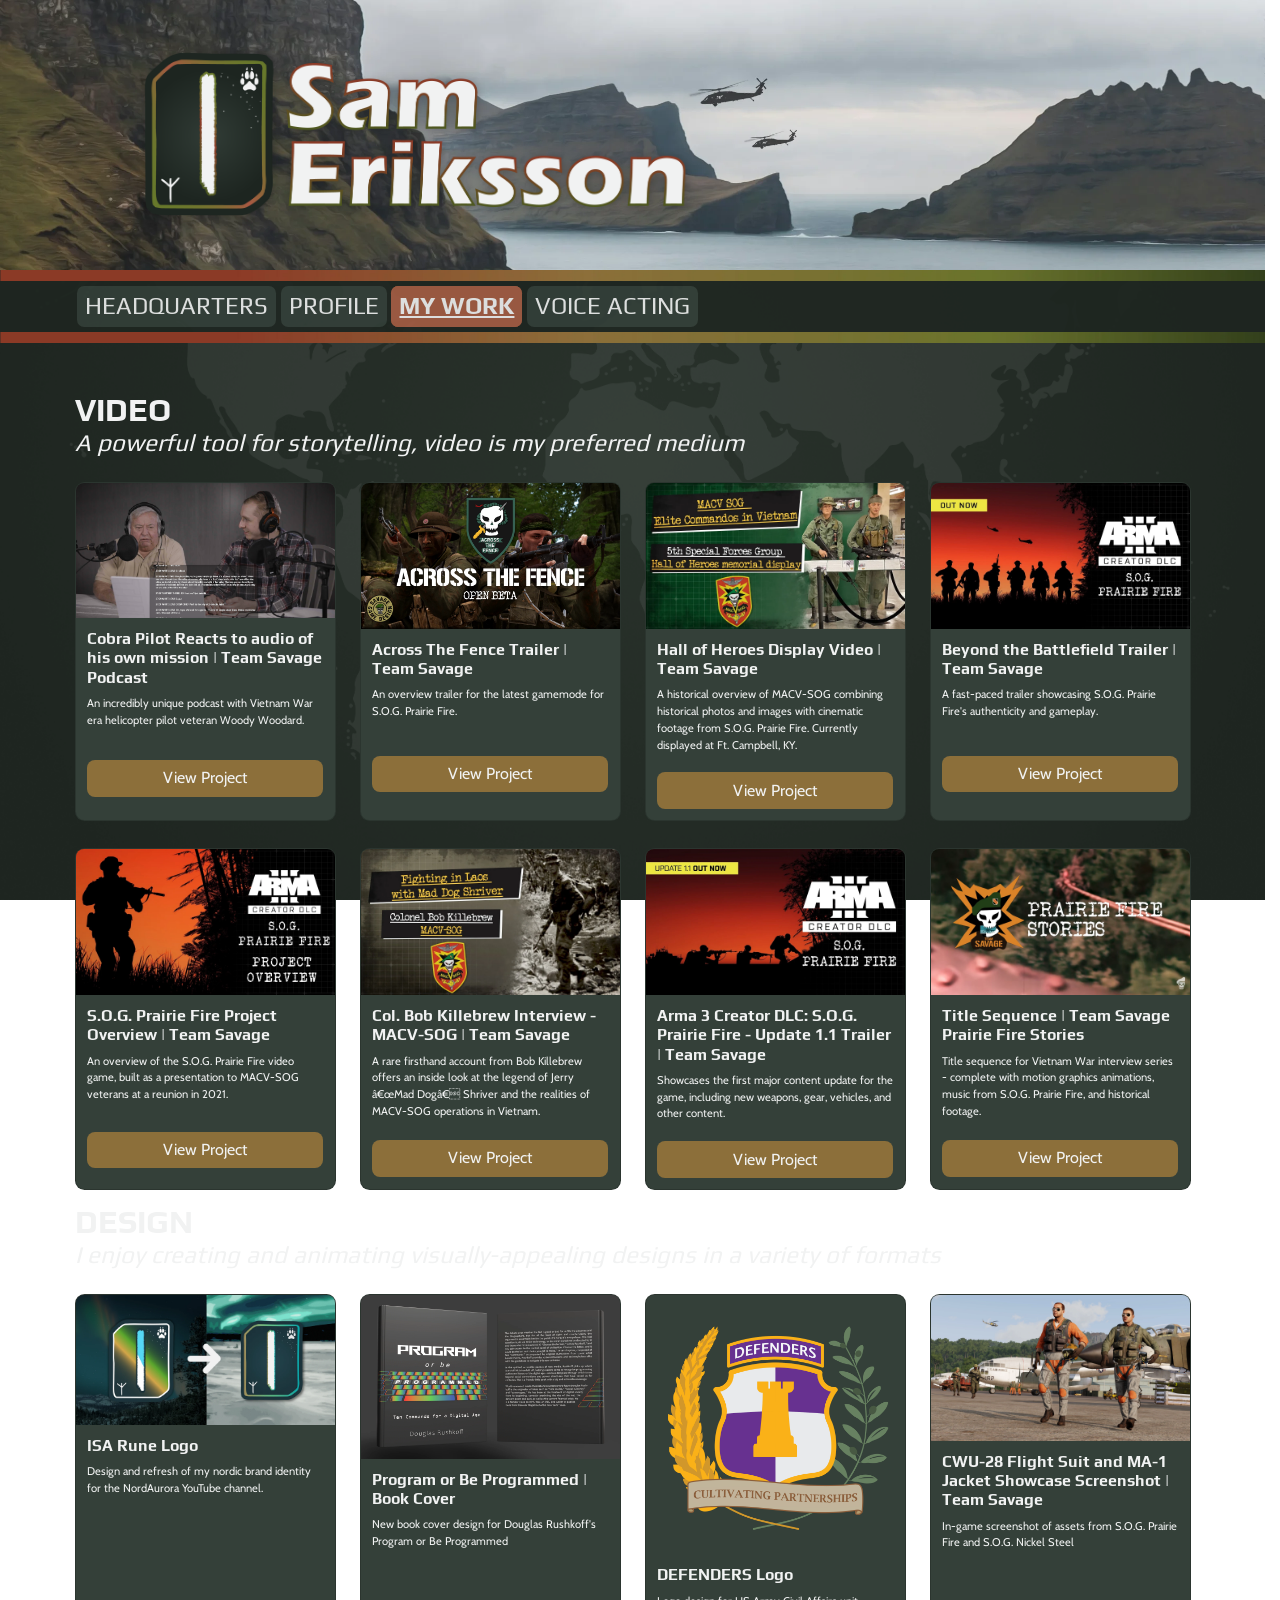
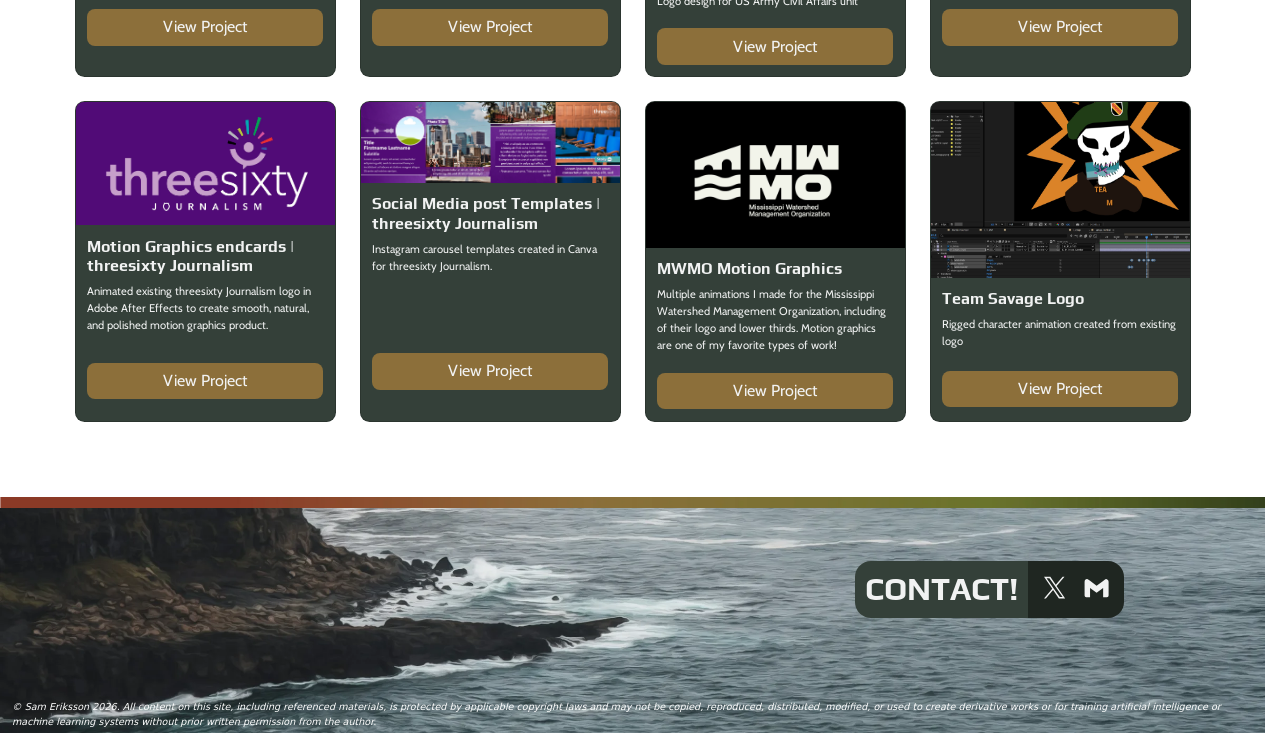
<file: gallery.html>
<!DOCTYPE html>

<html lang="en">

	<head>
		<link href='https://cdn.knightlab.com/libs/soundcite/latest/css/player.css' rel='stylesheet' type='text/css'><script type='text/javascript' src='https://cdn.knightlab.com/libs/soundcite/latest/js/soundcite.min.js'></script>

		<link rel="stylesheet" href="https://cdnjs.cloudflare.com/ajax/libs/animate.css/4.1.1/animate.min.css"/>
		
		<meta name="viewport" content="width=device-width, initial-scale=1">

		<meta name="description" content="Voice Actor, artist, historical enthusiast who is passionate about storytelling and authenticity. Currently a member of Team Savage.">

		<title>Sam Eriksson</title>

		<link href="https://cdn.jsdelivr.net/npm/bootstrap@5.3.8/dist/css/bootstrap.min.css" rel="stylesheet" integrity="sha384-sRIl4kxILFvY47J16cr9ZwB07vP4J8+LH7qKQnuqkuIAvNWLzeN8tE5YBujZqJLB" crossorigin="anonymous">

		<meta property="og:image" content="https://nordtactics.github.io/images/thumbnail.webp">

		<link href="./styles/style.css" rel="stylesheet">

		<link rel="icon" href="images/favicon.ico" type="image/x-icon">

</head>
	
	<body>
		

		<!-- Hero Section -->
		<section id="" class="minihero">
			<div class="container h-40 d-flex align-items-left">
				<div class="text-center text-white">
					<img id="miniherologo" src="images/logoheader.webp"/>
					<!--<p class="lead mb-4">Crafting beautiful digital experiences</p>-->
				</div>
			</div>
		</section>
		<!-- Navigation -->
		<div class="container-fluid sticky-top navcontainer">
			<img id="colorbar" src="images/colorbar.webp"></img>

			<nav class="navbar navbar-expand-md navbar-dark justify-content-center sticky-top">
				
				<div class="container">

					<button class="navbar-toggler" type="button" data-bs-toggle="collapse" data-bs-target="#navbarNav" aria-controls="navbarNav" aria-expanded="false" aria-label="Toggle navigation">
						<span class="navbar-toggler-icon"></span>
								</button>

							<div class="collapse navbar-collapse" id="navbarNav">								<ul class="navbar-nav">
									<li class="nav-item">
										<a class="nav-link " href="index.html">HEADQUARTERS</a>
									</li>
									<li class="nav-item">
										<a href="profile.html" class="nav-link" href="#">PROFILE</a>
									</li>
									<li class="nav-item">
										<a class="nav-link selected" href="gallery.html">MY WORK</a>
									<li class="nav-item">
										<a class="nav-link" href="voice.html">VOICE ACTING</a>
									</li>
								</ul>
							</div>
					

				</div>
			</nav>
	        <img id="colorbar" src="images/colorbar.webp"></img>

		</div>

		<!-- Content -->

			<!-- Work Section -->
		<section id="work" class="py-5 sans-serif">
			<div class="container">
				<h2 class="headingwsubtitle animate__animated animate__fadeInUp">VIDEO</h2>
				<h4 class="animate__animated animate__fadeInUp">A powerful tool for storytelling, video is my preferred medium</h2>

				<div class="row rowgap g-4">
					<!-- Work 1 -->
					<div class="col-md-3">
						<div class="card h-100 gallery-work-card m-auto">
							<img class="thumbnail" src="images/thumbs/woody.webp">
								<div class="card-body">
									<h2 class="card-title">Cobra Pilot Reacts to audio of his own mission | Team Savage Podcast</h2>
									<p class="card-text">An incredibly unique podcast with Vietnam War era helicopter pilot veteran Woody Woodard.</p>
									
								</div>
								<div class="card-body align-btn-low">
									<button type="button" class="btn btn-primary" data-bs-toggle="modal" data-bs-target="#p1DetailsModal">
										View Project
										</button>
								</div>
						</div>
					</div>

					<!-- Work 2 -->
					<div class="col-md-3">
						<div class="card h-100 gallery-work-card m-auto">
								<img class="thumbnail" src="images/thumbs/atf.webp">
									<div class="card-body">
										<h2 class="card-title">Across The Fence Trailer | Team Savage</h2>
										<p class="card-text">An overview trailer for the latest gamemode for S.O.G. Prairie Fire.</p>
									</div>
									<div class="card-body align-btn-low">
										<button type="button" class="btn btn-primary" data-bs-toggle="modal" data-bs-target="#p2DetailsModal">
											View Project
											</button>
									</div>
							</div>
					</div>

					<!-- Work 3 -->
					<div class="col-md-3">
							<div class="card h-100 gallery-work-card m-auto">
								<img class="thumbnail" src="images/thumbs/hh.webp">
									<div class="card-body">
										<h2 class="card-title">Hall of Heroes Display Video | Team Savage</h2>
										<p class="card-text">A historical overview of MACV-SOG combining historical photos and images with cinematic footage from S.O.G. Prairie Fire. Currently displayed at Ft. Campbell, KY.</p>

									</div>
									<div class="card-body align-btn-low">
									<button type="button" class="btn btn-primary" data-bs-toggle="modal" data-bs-target="#p3DetailsModal">
										View Project
										</button>
								</div>
							</div>
					</div>

					<!-- Work 4 -->
					<div class="col-md-3">
						<div class="card h-100 gallery-work-card m-auto">
							<img src="images/thumbs/btb.webp">
							<div class="card-body">
								<h2 class="card-title">Beyond the Battlefield Trailer | Team Savage</h2>
								<p class="card-text">A fast-paced trailer showcasing S.O.G. Prairie Fire's authenticity and gameplay.</p>
							</div>
							<div class="card-body align-btn-low">
								<button type="button" class="btn btn-primary" data-bs-toggle="modal" data-bs-target="#p4DetailsModal">
									View Project
								</button>
							</div>
						</div>
					</div>
					
				</div>
				<div class="row g-4">
					<!-- Work 5 -->
					<div class="col-md-3">
						<div class="card h-100 gallery-work-card m-auto">
							<img src="images/thumbs/proj.webp">
							<div class="card-body">
								<h2 class="card-title">S.O.G. Prairie Fire Project Overview | Team Savage</h2>
								<p class="card-text">An overview of the S.O.G. Prairie Fire video game, built as a presentation to MACV-SOG veterans at a reunion in 2021.</p>
							</div>
							<div class="card-body align-btn-low">
								<button type="button" class="btn btn-primary" data-bs-toggle="modal" data-bs-target="#p5DetailsModal">
									View Project
								</button>
							</div>
						</div>
					</div>

					<!-- Work 6 -->
					<div class="col-md-3">
						<div class="card h-100 gallery-work-card m-auto">
							<img src="images/thumbs/bob.webp">
							<div class="card-body">
								<h2 class="card-title">Col. Bob Killebrew Interview - MACV-SOG | Team Savage</h2>
								<p class="card-text">A rare firsthand account from Bob Killebrew offers an inside look at the legend of Jerry “Mad Dog” Shriver and the realities of MACV-SOG operations in Vietnam.</p>
							</div>
							<div class="card-body align-btn-low">
								<button type="button" class="btn btn-primary" data-bs-toggle="modal" data-bs-target="#p6DetailsModal">
									View Project
								</button>
							</div>
						</div>
					</div>
					<!-- Work 7 -->
					<div class="col-md-3">
						<div class="card h-100 gallery-work-card m-auto">
							<img src="images/thumbs/update1.1.webp">
							<div class="card-body">
								<h2 class="card-title">Arma 3 Creator DLC: S.O.G. Prairie Fire - Update 1.1 Trailer | Team Savage</h2>
								<p class="card-text">Showcases the first major content update for the game, including new weapons, gear, vehicles, and other content.</p>
							</div>
							<div class="card-body align-btn-low">
								<button type="button" class="btn btn-primary" data-bs-toggle="modal" data-bs-target="#p7DetailsModal">
									View Project
								</button>
							</div>
						</div>
					</div>
					<!-- Work 8 -->
					<div class="col-md-3">
						<div class="card h-100 gallery-work-card m-auto">
							<img src="images/thumbs/pfs.webp">
							<div class="card-body">
								<h2 class="card-title">Title Sequence | Team Savage Prairie Fire Stories</h2>
								<p class="card-text">Title sequence for Vietnam War interview series - complete with motion graphics animations, music from S.O.G. Prairie Fire, and historical footage.</p>
							</div>
							<div class="card-body align-btn-low">
								<button type="button" class="btn btn-primary" data-bs-toggle="modal" data-bs-target="#p8DetailsModal">
									View Project
								</button>
							</div>
						</div>
					</div>
					
				</div>	

			<h2 class="headingwsubtitle headingspacer animate__animated animate__fadeInUp">DESIGN</h2>
				<h4 class="animate__animated animate__fadeInUp">I enjoy creating and animating visually-appealing designs in a variety of formats</h2>
				<div class="row rowgap g-4">
				<!-- DESIGN 1 -->
					<div class="col-md-3">
						<div class="card h-100 gallery-work-card m-auto">
							<img class="thumbnail" src="images/thumbs/isaaurora.webp">
								<div class="card-body">
									<h2 class="card-title">ISA Rune Logo</h2>
									<p class="card-text">Design and refresh of my nordic brand identity for the NordAurora YouTube channel.</p>
									
								</div>
								<div class="card-body align-btn-low">
									<button type="button" class="btn btn-primary" data-bs-toggle="modal" data-bs-target="#d1DetailsModal">
										View Project
										</button>
								</div>
						</div>
					</div>
					<!-- DESIGN 2 -->
					<div class="col-md-3">
						<div class="card h-100 gallery-work-card m-auto">
							<img class="thumbnail" src="images/pobprender.webp">
								<div class="card-body">
									<h2 class="card-title">Program or Be Programmed | Book Cover</h2>
									<p class="card-text">New book cover design for Douglas Rushkoff's Program or Be Programmed</p>
									
								</div>
								<div class="card-body align-btn-low">
									<button type="button" class="btn btn-primary" data-bs-toggle="modal" data-bs-target="#d2DetailsModal">
										View Project
										</button>
								</div>
						</div>
					</div>
					<!-- DESIGN 3 -->
					<div class="col-md-3">
						<div class="card h-100 gallery-work-card m-auto">
							<img class="thumbnail" src="images/defenders.webp">
								<div class="card-body">
									<h2 class="card-title">DEFENDERS Logo</h2>
									<p class="card-text">Logo design for US Army Civil Affairs unit</p>
									
								</div>
								<div class="card-body align-btn-low">
									<button type="button" class="btn btn-primary" data-bs-toggle="modal" data-bs-target="#d3DetailsModal">
										View Project
										</button>
								</div>
						</div>
					</div>
					<!-- DESIGN 4 -->
					<div class="col-md-3">
						<div class="card h-100 gallery-work-card m-auto">
							<img class="thumbnail" src="images/thumbs/cwu.webp">
								<div class="card-body">
									<h2 class="card-title">CWU-28 Flight Suit and MA-1 Jacket Showcase Screenshot | Team Savage</h2>
									<p class="card-text">In-game screenshot of assets from S.O.G. Prairie Fire and S.O.G. Nickel Steel</p>
									
								</div>
								<div class="card-body align-btn-low">
									<button type="button" class="btn btn-primary" data-bs-toggle="modal" data-bs-target="#d4DetailsModal">
										View Project
										</button>
								</div>
						</div>
					</div>
					<!-- DESIGN 5 -->
					<div class="col-md-3">
						<div class="card h-100 gallery-work-card m-auto">
							<img class="thumbnail" src="images/thumbs/tsj1.webp">
								<div class="card-body">
									<h2 class="card-title">Motion Graphics endcards | threesixty Journalism</h2>
									<p class="card-text">Animated existing threesixty Journalism logo in Adobe After Effects to create smooth, natural, and polished motion graphics product.</p>
									
								</div>
								<div class="card-body align-btn-low">
									<button type="button" class="btn btn-primary" data-bs-toggle="modal" data-bs-target="#d5DetailsModal">
										View Project
										</button>
								</div>
						</div>
					</div>
					<!-- DESIGN 6 -->
					<div class="col-md-3">
						<div class="card h-100 gallery-work-card m-auto">
							<img class="thumbnail" src="images/thumbs/tsj2.webp">
								<div class="card-body">
									<h2 class="card-title">Social Media post Templates | threesixty Journalism</h2>
									<p class="card-text">Instagram carousel templates created in Canva for threesixty Journalism.</p>
									
								</div>
								<div class="card-body align-btn-low">
									<button type="button" class="btn btn-primary" data-bs-toggle="modal" data-bs-target="#d6DetailsModal">
										View Project
										</button>
								</div>
						</div>
					</div>
					<!-- DESIGN 7 -->
					<div class="col-md-3">
						<div class="card h-100 gallery-work-card m-auto">
								<img class="thumbnail" src="images/thumbs/mwmo.webp">
									<div class="card-body">
										<h2 class="card-title">MWMO Motion Graphics</h2>
										<p class="card-text">Multiple animations I made for the Mississippi Watershed Management Organization, including of their logo and lower thirds. Motion graphics are one of my favorite types of work!</p>
									</div>
									<div class="card-body align-btn-low">
										<button type="button" class="btn btn-primary" data-bs-toggle="modal" data-bs-target="#d7DetailsModal">
											View Project
											</button>
									</div>
							</div>
					</div>
					<!-- DESIGN 8 -->
					<div class="col-md-3">
						<div class="card h-100 gallery-work-card m-auto">
								<img class="thumbnail" src="images/titlesequence/character.webp">
									<div class="card-body">
										<h2 class="card-title">Team Savage Logo</h2>
										<p class="card-text">Rigged character animation created from existing logo</p>
									</div>
									<div class="card-body align-btn-low">
										<button type="button" class="btn btn-primary" data-bs-toggle="modal" data-bs-target="#d8DetailsModal">
											View Project
											</button>
									</div>
							</div>
					</div>
				</div>
			</div>
			<!-- Modal Design 1 Details-->
			<div class="modal fade" id="d1DetailsModal" tabindex="-1" aria-labelledby="exampleModalLabel" aria-hidden="true">
			<div class="modal-dialog">
				<div class="modal-content">
				<div class="modal-header">
					<h1 class="modal-title fs-5" id="exampleModalLabel"></h1>
					<button type="button" class="btn-close" data-bs-dismiss="modal" aria-label="Close"></button>
				</div>
				<div class="modal-body  justify-content-center">
					<div class="container">
						<div class="row">
							<div class="col-md-8">
								
								<div class="modalvideo">
								<div class="modal-body">
   												<img src="images/IsaAuroraNEW.webp" class="modal-img" alt="">
								</div>		
								<h2 class="headingspacer">ISA Rune logo</h2>
								<h3>Design Project</h3>
									<p class="bottomspacer">
									
									<p>As someone with Nordic heritage, I have always been fascinated by the concept of runes that have a greater meaning beyond just a letter of the alphabet. I think this is an interesting concept, and it presents an interesting opportunity to embed further meaning within a design.</p>

									<p>When creating the original logo for the IceTactics YouTube channel, which has now been renamed to NordTactics, I wanted to embrace my Nordic heritage by utilizing runes. After doing some research, I found two that I specifically related with: Isa and Algiz.</p>

									<p>Isa is not only associated with ice, which I am able to relate to from living in the often frozen Northwoods of the Midwest, but is also associated with slowing down and assessing a situation, as well as discipline and introspection. After leaving the Army, I dove deep into my spirituality and connection to perspectives from many different religions and philosophers. I learned that taking time to slow down and just be present in the moment can be a key aspect to appreciating life. Time is relentless and is constantly flowing. For me, the Isa rune is a reminder to stop and appreciate the things around oneself.</p>

									<p>Also featured within this logo is the Algiz rune, which appealed to me because of its association with protection and spirituality. The period of my life after getting out of the military was a deep period of spiritual reflection for me and a time to connect with elements of spirituality that I never expected to.</p>

									<p>I also wanted to integrate imagery of the stars, as I have a deep fascination with astronomy and the sheer breadth and size of the universe. I took inspiration from Nordic constellations and found one that is connected to deer, an animal I have a deep connection with and respect for as a Minnesotan. This symbolizes both my love for astronomy and my love for the outdoors.</p>

									<p>The pawprint signifies the timberwolf, an animal I also feel deeply connected to, as I have heard them many times while camping at night in the Northwoods. This animal also connects to my online community, Task Force Timberwolf.</p>

									<p>I have many different variations of the Isa logo, and one that I wanted to focus on specifically updating for my latest brand refresh was the one for the Nord Aurora YouTube channel. This channel is less military themed and more about adventure themed and open world type video games.</p>

									<p>The previous design featured a color scheme inspired by the Northern Lights, something that I have had the opportunity to see only a couple of times in my life, but has always been a deeply moving and surreal experience. For the new version, I wanted to carry this theme forward, but focus the colors into more of an accent than a primary color palette. I found that surrounding the border of the rune and the Isa rune itself with a gradient utilizing these colors worked well for this design. I kept the primary fill color as deep midnight blue, but integrated a radial gradient into the center of the logo to give it a subtle glowing effect.</p>

									<p>For the background, I found a <a href="https://unsplash.com/photos/scenery-of-aurora-oIuDXlOJSiE">photo by Thomas Lipke</a> of a dogsled convoy working its way through a Norwegian ice sheet under a beautiful sparkling aurora night sky. I removed the foreground dogsled team using Photoshop, then I applied image trace effects, texture, and a glow effect to the image in order to personalize it for this logo. The ice sheet allows for a nice contrast that allows the logo’s deep blue fill color to pop more effectively than the old design’s background photo from Yosemite National Park, which I had taken and modified to look like nighttime.</p>
									
									<img src="images/IsaAuroraOLDNEW.webp" class="modal-img" alt="">


								</div>
							</div>
						</div>	
					</div>
				</div>
				<div class="modal-footer">
					<button type="button" class="btn btn-secondary" data-bs-dismiss="modal">Close</button>
				</div>
				</div>
			</div>
			</div>
			<!-- Modal Design 2 Details-->
			<div class="modal fade" id="d2DetailsModal" tabindex="-1" aria-labelledby="exampleModalLabel" aria-hidden="true">
			<div class="modal-dialog">
				<div class="modal-content">
				<div class="modal-header">
					<h1 class="modal-title fs-5" id="exampleModalLabel"></h1>
					<button type="button" class="btn-close" data-bs-dismiss="modal" aria-label="Close"></button>
				</div>
				<div class="modal-body  justify-content-center">
					<div class="container">
						<div class="row">
							<div class="col-md-8">
								
								<div class="modalvideo">
								<div class="modal-body">
   												<img src="images/pobprender.webp" class="modal-img" alt="">
								</div>		
								<h2 class="headingspacer">Program or Be Programmed</h2>
								<h3>Book Cover</h3>
									<p class="bottomspacer">
									<p>The aim of this class project was to hypothetically reimagine a currently published book’s cover. <em>Program or Be Programmed</em> by Douglas Rushkoff emphasizes the need to be technology literate in order to truly have independence in modern society. Having done a lot of programming myself and used many backlit RGB keyboards, I thought this would be a fun design concept to explore.</p>

									<p>I wanted to specifically place emphasis on the word programmed, so I changed the keys to be fully filled in with a gradient of red, green, and blue within the area around the word, and cut this off for the areas outside of this, just making the keys outlined with the color.</p>

									<p>Creating the keyboard asset was a challenge. In order to do this, I took a photograph of one of the keyboards in a computer lab on campus, then used Adobe Illustrator to trace the edges of each key. I then used a perspective warp tool to make the keyboard look as if it was at an angle. I was quite satisfied with the result.</p>

									<p>Doing a book cover is also a fun opportunity to explore some unique perspectives since the cover wraps around both the front and the back of the book. Since the keyboard was wider than the front cover, I figured it would be fun to have it wrap around onto the back cover of the book as well.</p>
									</p>
									
									<img src="images/pobp.webp" class="modal-img" alt="">


								</div>
							</div>
						</div>	
					</div>
				</div>
				<div class="modal-footer">
					<button type="button" class="btn btn-secondary" data-bs-dismiss="modal">Close</button>
				</div>
				</div>
			</div>
			</div>
			<!-- Modal Design 3 Details-->
			<div class="modal fade" id="d3DetailsModal" tabindex="-1" aria-labelledby="exampleModalLabel" aria-hidden="true">
			<div class="modal-dialog">
				<div class="modal-content">
				<div class="modal-header">
					<h1 class="modal-title fs-5" id="exampleModalLabel"></h1>
					<button type="button" class="btn-close" data-bs-dismiss="modal" aria-label="Close"></button>
				</div>
				<div class="modal-body  justify-content-center">
					<div class="container">
						<div class="row">
							<div class="col-md-8">
								
								<div class="modalvideo">
								<div class="modal-body">
   												<img src="images/defenders.webp" class="modal-img" alt="">
								</div>		
								<h2 class="headingspacer">DEFENDERS Logo</h2>
								<h3>Design for military Civil Affairs unit</h3>
									<p class="bottomspacer">
									<p>Being a veteran myself, I am always interested in helping out my friends who are still serving. One of my former Army buddies contacted me looking for help designing a logo for his unit.</p>
										
									<p>This unit, nicknamed the “Defenders,” was a civil affairs unit, meaning connections with civilians and civilian industries like agriculture were very important. This unit is less about waging offensive combat and more about helping locals build infrastructure and maintaining positive public relations with civilians.</p>

									<p>I did my best to integrate some of the imagery requested by the unit: the wheat, an olive branch as a sign of peace, and the rook chess piece in front of a shield symbolizing defense.</p>

									<p>I also wanted to mimic the shape of a military tab, which can be earned like RANGER or SAPPER tabs, or is seen above military patches like AIRBORNE, with the word “DEFENDERS.”</p>

									<p>This design ended up being printed on the unit’s T-shirts and letterheads, among other places. It serves as the main visual symbol representing the unit.</p>
									
									<p>I also designed a single-color version that could be printed in black or white for use on stencils, gear, etc.</p>

									
									<img src="images/defenders2.webp" class="modal-img" alt="">
									<img src="images/defenders3.webp" class="modal-img" alt="">


								</div>
							</div>
						</div>	
					</div>
				</div>
				<div class="modal-footer">
					<button type="button" class="btn btn-secondary" data-bs-dismiss="modal">Close</button>
				</div>
				</div>
			</div>
			</div>
			<!-- Modal Design 4 Details-->
			<div class="modal fade" id="d4DetailsModal" tabindex="-1" aria-labelledby="exampleModalLabel" aria-hidden="true">
			<div class="modal-dialog">
				<div class="modal-content">
				<div class="modal-header">
					<h1 class="modal-title fs-5" id="exampleModalLabel"></h1>
					<button type="button" class="btn-close" data-bs-dismiss="modal" aria-label="Close"></button>
				</div>
				<div class="modal-body  justify-content-center">
					<div class="container">
						<div class="row">
							<div class="col-md-8">
								
								<div class="modalvideo">
								<div class="modal-body">
   												<img src="images/thumbs/cwu.webp" class="modal-img" alt="">
								</div>		
								<h2 class="headingspacer">CWU-28 Flight Suit and MA-1 Jacket Showcase Screenshot | Team Savage</h2>
								<h3>In-game screenshot of assets from S.O.G. Prairie Fire and S.O.G. Nickel Steel</h3>
									<p class="bottomspacer">
									<p>Many people think of photography as something that only happens in physical spaces. However, there are both professional and hobbyist photographers who create artwork within video games.</p>

									<p>For one of our updates to the free <em>S.O.G. Nickel Steel</em> addon for our game <em>S.O.G. Prairie Fire</em>, I tried my hand at showcasing some of the new flight suits and jackets that our artists had created.</p>

									<p>This involved selecting animations for the characters, placing them and many of the surrounding vehicles and characters, and creating a composition that is visually pleasing to the eye using the rule of thirds and vectors.</p>

									<p>I will always look up to the legendary <a href="https://arma3.com/news/community-profile-28-whiplash">Whiplash</a>, who creates incredible promotional artwork for our video game in this format. His screenshot work is unparalleled in <em>Arma 3</em>.</p>
									<img src="images/cwu2.webp" class="modal-img" alt="">


								</div>
							</div>
						</div>	
					</div>
				</div>
				<div class="modal-footer">
					<button type="button" class="btn btn-secondary" data-bs-dismiss="modal">Close</button>
				</div>
				</div>
			</div>
			</div>
			<!-- Modal Project 1 Details-->
			<div class="modal fade" id="p1DetailsModal" tabindex="-1" aria-labelledby="exampleModalLabel" aria-hidden="true">
			<div class="modal-dialog">
				<div class="modal-content">
				<div class="modal-header">
					<h1 class="modal-title fs-5" id="exampleModalLabel"></h1>
					<button type="button" class="btn-close" data-bs-dismiss="modal" aria-label="Close"></button>
				</div>
				<div class="modal-body  justify-content-center">
					<div class="container">
						<div class="row">
							<div class="col-md-8">
								
								<div class="modalvideo">
									<iframe class="spaceout" 
									data-src="https://www.youtube.com/embed/WcFWVOX9ofk?si=j7NJPGKdG7xYlM5q" 
									src=""
									title="YouTube video player" 
									frameborder="0" 
									allow="accelerometer; autoplay=1; clipboard-write; encrypted-media; gyroscope; picture-in-picture; web-share" referrerpolicy="strict-origin-when-cross-origin" allowfullscreen>
									</iframe>	
								<h2 class="headingspacer">Cobra Pilot Reacts to audio of his own mission</h2>
								<h3>Team Savage Archival Audio Project</h3>
									<p class="bottomspacer">Of all the projects I have worked on with Team Savage, this is one of the most meaningful I have had the opportunity to be part of. Several summers ago, I undertook the task of transcribing a chaotic and lengthy audio recording of a top secret combat mission in Laos conducted by members of MACV-SOG. I began this independently in my free time, with only limited background from articles and a podcast featuring John Plaster, who served as a Covey rider on the mission.
									<br/><br/>In this role, he operated from the back seat of a forward air controller OV-10 Bronco, helping coordinate air support for two reconnaissance teams on the ground deep in enemy territory. The mission was highly unusual. Two separate teams, miles apart, were compromised at the same time. Plaster and his pilot, Mike Cryer, alongside supporting elements flying A-1 Skyraider, UH-1 Huey helicopters from the 57th Assault Helicopter Company, and AH-1G Cobra gunships from the 361st Aerial Weapons Company, worked to hold off a large enemy force long enough to extract both teams.
									<br/><br/>Early in the engagement, David “Lurch” Mixter of Recon Team Colorado was killed when an NVA rocket struck him after he pushed teammate Lyn St. Laurent to the ground, saving his life.
									<br/><br/>A tape like this is exceedingly rare, as the nature of SOG operations prevented any photographs or recordings of this nature. Still, some crew members on board a 57th AHC helicopter let the tapes roll as the battle raged in the air and on the ground. Team Savage received our copy from Barry Lewis Subelsky, and our audio engineer Dennis Kahl cleaned up the tape. We received permission from Plaster to include the recordings in our video game, S.O.G. Prairie Fire, as a way to connect players to the history and the real men who ran these missions. 
									<br/><br/>The transcription process itself was demanding. The recording captured multiple overlapping radio transmissions with little context. I spent the summer listening repeatedly, working to identify voices, terminology, and the evolving battlefield situation. I received invaluable support from my friend and MACV-SOG veteran Don Haase, a former Huey crew chief, who helped interpret difficult segments and clarify operational details.
									<br/><br/>Years later, at a SOG reunion, I spoke with Colonel Barry Pencek, who connected me with Chief Warrant Officer 3 Woody Woodard, a Cobra pilot who had flown on the mission with the 361st in January 1971. After reaching out, Woody confirmed his involvement and invited me and our film specialist Paul Hildebrandt to his home. We spent an afternoon recording an interview and reviewing the original audio together. He was exceptionally generous with his time and insight, offering a deeper understanding of the air operations that shaped the mission.
									<br/><br/>Woody sadly passed away not long after, and this video was released in his honor. This project is intended to preserve and share the experiences of the aviators and recon teams involved, and to ensure their actions and sacrifices are remembered. I edited and assembled the footage from the interview and archival audio into the final piece, which we released on the Savage Game Design YouTube channel. We later had the opportunity to meet with Lyn St. Laurent for a similar recording, which is currently in production.
									<br/><br/>The technical elements of this project included preparing files and synchronizing a scrolling text transcript with the tape audio, setting up an audio interface, microphones, headphones, and recording equipment. Paul handled the camera work. I recorded the audio of our podcast to multiple storage devices to ensure we had a backup in case of any point of failure. The podcast is primarily intended for historical enthusiasts, but is also intended to help bring Vietnam War History to players of the S.O.G. Prairie Fire game. 
								</p>
								</div>
							</div>
						</div>	
					</div>
				</div>
				<div class="modal-footer">
					<button type="button" class="btn btn-secondary" data-bs-dismiss="modal">Close</button>
				</div>
				</div>
			</div>
			</div>
			<!-- Modal Project 2 Details-->
				<div class="modal fade" id="p2DetailsModal" tabindex="-1" aria-labelledby="exampleModalLabel" aria-hidden="true">
			<div class="modal-dialog">
				<div class="modal-content">
				<div class="modal-header">
					<h1 class="modal-title fs-5" id="exampleModalLabel"></h1>
					<button type="button" class="btn-close" data-bs-dismiss="modal" aria-label="Close"></button>
				</div>
				<div class="modal-body  justify-content-center">
					<div class="container">
						<div class="row">
							<div class="col-md-8">
								
								<div class="modalvideo">
									<iframe width="560" height="315" data-src="https://www.youtube.com/embed/nj5T0MYm0lQ?si=mM4EMMw5zrp8kwr2"
									src="" title="YouTube video player" frameborder="0" allow="accelerometer; autoplay; clipboard-write; encrypted-media; gyroscope; picture-in-picture; web-share" referrerpolicy="strict-origin-when-cross-origin" allowfullscreen></iframe>
								<h2 class="headingspacer">Across The Fence Trailer</h2>
								<h3>Team Savage S.O.G. Prairie Fire Gamemode Trailer</h3>
									<p class="bottomspacer">This is an overview trailer of Savage Game Design’s latest game mode for S.O.G. Prairie Fire: Across The Fence. To record the footage, I accompanied our developer team and friends on a mission and used Arma 3’s ‘Bulldozer’ developer camera to capture the team conducting reconnaissance on North Vietnamese forces.
									<br/><br/>I deeply enjoy creating cinematics like this. One of the key factors was keeping the intro segment short, hard hitting, and exciting. I synchronized shots from a recorded gameplay session with music from the game, and I am proud of how it turned out. It helped to work with an expert group of players from our developer reconnaissance team, RT Columbia, many of whom have met in real life. I also wanted to capture the energy of the in-game hint system, in which our voice acting team gets to portray SOG Veteran team leaders giving tactical advice to the player on missions.
									<br/><br/>Across The Fence is based on the book of the same name by John Stryker Meyer, who serves as a military advisor for S.O.G. Prairie Fire. The game mode allows players to conduct recon missions as commandos during the Vietnam War, featuring unique progression and gameplay mechanics such as unlockable skills, realistic enemy tactics, and a constant sense of operating deep in enemy territory while heavily outnumbered.
									</p>
								</div>	
							</div>
						</div>	
					</div>
				</div>
				<div class="modal-footer">
					<button type="button" class="btn btn-secondary" data-bs-dismiss="modal">Close</button>
				</div>
				</div>
			</div>
			</div>
		<!-- Modal Project 3 Details-->
			<div class="modal fade" id="p3DetailsModal" tabindex="-1" aria-labelledby="exampleModalLabel" aria-hidden="true">
				<div class="modal-dialog">
					<div class="modal-content">
					<div class="modal-header">
						<h1 class="modal-title fs-5" id="exampleModalLabel"></h1>
						<button type="button" class="btn-close" data-bs-dismiss="modal" aria-label="Close"></button>
					</div>
					<div class="modal-body  justify-content-center">
						<div class="container">
							<div class="row">
								<div class="col-md-8">
									
									<div class="modalvideo">
											<iframe width="560" height="315" data-src="https://www.youtube.com/embed/8CfROBFaedk?si=qZOE0wJO1yUXdnpR"
											src="" title="YouTube video player" frameborder="0" allow="accelerometer; autoplay; clipboard-write; encrypted-media; gyroscope; picture-in-picture; web-share" referrerpolicy="strict-origin-when-cross-origin" allowfullscreen></iframe>
										<h2 class="headingspacer">Hall of Heroes Display Video</h2>
										<h3>Team Savage MACV-SOG Tribute</h3>
											<p class="bottomspacer">Savage Game Design had the opportunity to contribute to a collaborative effort to create a museum exhibit focused on MACV-SOG, a highly-classified unit that conducted incredibly dangerous operations during the Vietnam War and pioneered many tactics, techniques, and procedures that would reach decades into the future of Special Operations history. 
											<br/><br/>My role within the project was to help produce and narrate the video components of the display. I adapted our original release trailer for S.O.G. Prairie Fire, filmed and edited by the legendary FlawlessWarGamer, into a historical overview of MACV-SOG, revising the copy, adding new narration, using photos and video provided by our veteran friends, adding footage from our podcasts with veterans, and including historical videos from the national archives. 
											<br/><br/>The intent was to help currently serving Special Forces soldiers understand the history and legacy of MACV-SOG. The video is displayed at the Hall of Heroes at Fort Campbell, home of the 5th Special Forces Group. I combined elements from our video game trailer with gameplay footage, historical footage, and audio elements to complete this project.
											<br/><br/>The display was a team effort, with contributions from many SOG Veterans, the Special Operations Association, the JFK Special Warfare Museum, USASOC and 5th SFG historians, Team Savage, and the Modern Forces Living History group. 
											<br/><br/>You can view the display's unveiling <a href="https://youtu.be/5sn6qmn6m1M?si=hHsdT7SvYc6leSl2">here</a>.
												<br/>
										</p>
									</div>
								</div>	
							</div>
						</div>
					</div>
						<div class="modal-footer">
							<button type="button" class="btn btn-secondary" data-bs-dismiss="modal">Close</button>
						</div>
					</div>
				</div>
			</div>
		<!-- Modal Project 4 Details-->
			<div class="modal fade" id="p4DetailsModal" tabindex="-1" aria-labelledby="exampleModalLabel" aria-hidden="true">
				<div class="modal-dialog">
					<div class="modal-content">
					<div class="modal-header">
						<h1 class="modal-title fs-5" id="exampleModalLabel"></h1>
						<button type="button" class="btn-close" data-bs-dismiss="modal" aria-label="Close"></button>
					</div>
					<div class="modal-body  justify-content-center">
						<div class="container">
							<div class="row">
								<div class="col-md-8">
									
									<div class="modalvideo">
										<iframe width="560" height="315" 
										data-src="https://www.youtube.com/embed/VVc1VDmOdhI?si=6hpAhSZ0oImOD4Rc"
										src="" title="YouTube video player" frameborder="0" allow="accelerometer; autoplay; clipboard-write; encrypted-media; gyroscope; picture-in-picture; web-share" referrerpolicy="strict-origin-when-cross-origin" allowfullscreen></iframe>										<h2 class="headingspacer">Beyond the Battlefield Trailer | S.O.G. Prairie Fire</h2>
										<h3>Team Savage gameplay & cinematic trailer</h3>
											<p class="bottomspacer">Using in game footage I captured for other Prairie Fire update trailers, along with gameplay sessions featuring members of Savage Game Design including myself, I produced a trailer highlighting S.O.G. Prairie Fire’s focus on simulation, authenticity, and cooperative gameplay within Arma 3.
											<br/><br/>My goal was to create a trailer that was visually engaging, fast paced, and exciting, while clearly reflecting our team’s passion for the project. I collaborated with Team Savage marketing specialist Mike, who put together the ending animation and helped with subtitles.
											<br/>
										</p>
									</div>
								</div>	
							</div>
						</div>
					</div>
						<div class="modal-footer">
							<button type="button" class="btn btn-secondary" data-bs-dismiss="modal">Close</button>
						</div>
					</div>
				</div>
			</div>
		<!-- Modal Project 5 Details-->
			<div class="modal fade" id="p5DetailsModal" tabindex="-1" aria-labelledby="exampleModalLabel" aria-hidden="true">
				<div class="modal-dialog">
					<div class="modal-content">
					<div class="modal-header">
						<h1 class="modal-title fs-5" id="exampleModalLabel"></h1>
						<button type="button" class="btn-close" data-bs-dismiss="modal" aria-label="Close"></button>
					</div>
					<div class="modal-body  justify-content-center">
						<div class="container">
							<div class="row">
								<div class="col-md-8">
									
									<div class="modalvideo">
										<iframe width="560" height="315" 
										data-src="https://www.youtube.com/embed/UnyZjtm1FGo?si=fYqIQ41K8euY-a3k"
										src="" title="YouTube video player" frameborder="0" allow="accelerometer; autoplay; clipboard-write; encrypted-media; gyroscope; picture-in-picture; web-share" referrerpolicy="strict-origin-when-cross-origin" allowfullscreen></iframe>										
										<h2 class="headingspacer">Project Overview - S.O.G. Prairie Fire | Team Savage</h2>
										<h3>Team Savage presentation for Vietnam Veteran Reunion</h3>
											<p class="bottomspacer">This video was created to introduce veterans of MACV-SOG at the 2021 Special Operations Association reunion to the S.O.G. Prairie Fire project. From the outset, Savage Game Design’s mission has been to preserve history and honor the real people and sacrifices behind the highly classified Secret War in Laos, Cambodia, and North Vietnam from 1965 to 1972.
											<br/><br/>A primary goal was to communicate that respect and authenticity to an audience that included veterans, as well as their families and close friends. I focused on conveying both the historical weight of the subject and our team’s commitment to telling these stories with care and accuracy. I also wanted to feature some reactions and reflections on the game from our veteran advisor team and footage from podcasts we have hosted. I handled narration, editing, and storyboarding for the video, and collaborated with the team on additional production elements.
											<br/><br/>I created this before having any formal training in video editing or media.
											<br/>
										</p>
									</div>
								</div>	
							</div>
						</div>
					</div>
						<div class="modal-footer">
							<button type="button" class="btn btn-secondary" data-bs-dismiss="modal">Close</button>
						</div>
					</div>
				</div>
			</div>
		<!-- Modal Project 6 Details-->
			<div class="modal fade" id="p6DetailsModal" tabindex="-1" aria-labelledby="exampleModalLabel" aria-hidden="true">
				<div class="modal-dialog">
					<div class="modal-content">
					<div class="modal-header">
						<h1 class="modal-title fs-5" id="exampleModalLabel"></h1>
						<button type="button" class="btn-close" data-bs-dismiss="modal" aria-label="Close"></button>
					</div>
					<div class="modal-body  justify-content-center">
						<div class="container">
							<div class="row">
								<div class="col-md-8">
									
									<div class="modalvideo">
										<iframe width="560" height="315" data-src="https://www.youtube.com/embed/lcCEp3kOCl8?si=NYhXFCl91g1Iw0Wu" src="" title="YouTube video player" frameborder="0" allow="accelerometer; autoplay; clipboard-write; encrypted-media; gyroscope; picture-in-picture; web-share" referrerpolicy="strict-origin-when-cross-origin" allowfullscreen></iframe>										
										<h2 class="headingspacer">Col. Bob Killebrew Interview - MACV-SOG | Team Savage</h2>
										<h3>Interview with MACV-SOG Veteran Bob Killebrew</h3>
											<p class="bottomspacer">As part of my historical work with Savage Game Design, I have had the opportunity to speak with veterans and help share their stories with a wider audience. Through our advisor Ken Bowra, we were connected with Bob Killebrew, whom I had the privilege of interviewing.
												<br/><br/>One of the most well known figures in MACV-SOG history is Jerry “Mad Dog” Shriver. Known for his intensity, fieldcraft, and deep connection with his Montagnard teammates, Shriver became a legendary figure after disappearing on a mission and never being recovered.
												<br/><br/>Colonel Killebrew served alongside Shriver and used this interview to share personal stories and reflections from that time. His perspective provides a rare firsthand window into the culture, relationships, and operational realities of SOG, as well as a more human understanding of one of its most enduring and mysterious figures. It was a unique opportunity to help document these experiences and a privilege to spend time hearing them directly.
												<br/><br/>I screen-captured this video using Zoom and OBS, then edited it with Premiere Pro. I also planned the interview questions beforehand. The podcast is primarily intended for historical enthusiasts, but is also intended to help bring Vietnam War History to players of the S.O.G. Prairie Fire game. 
												<br/><br/>It was a great honor to get to speak with Col. Killebrew, who also invited us to meet him in person for a second interview. This conversation was a stark reminder of the danger behind SOG missions. Many men never returned home. We should remember and honor their memory.
											</p>
									</div>
								</div>	
							</div>
						</div>
					</div>
						<div class="modal-footer">
							<button type="button" class="btn btn-secondary" data-bs-dismiss="modal">Close</button>
						</div>
					</div>
				</div>
			</div>
			<!-- Modal Project 7 Details-->
			<div class="modal fade" id="p7DetailsModal" tabindex="-1" aria-labelledby="exampleModalLabel" aria-hidden="true">
				<div class="modal-dialog">
					<div class="modal-content">
					<div class="modal-header">
						<h1 class="modal-title fs-5" id="exampleModalLabel"></h1>
						<button type="button" class="btn-close" data-bs-dismiss="modal" aria-label="Close"></button>
					</div>
					<div class="modal-body  justify-content-center">
						<div class="container">
							<div class="row">
								<div class="col-md-8">
									
									<div class="modalvideo">
										<iframe width="560" height="315" data-src="https://www.youtube.com/embed/ML0cFF9_Q8c?si=LsCTak6XzB5QGy2S" src="" title="YouTube video player" frameborder="0" allow="accelerometer; autoplay; clipboard-write; encrypted-media; gyroscope; picture-in-picture; web-share" referrerpolicy="strict-origin-when-cross-origin" allowfullscreen></iframe>										
										<h2 class="headingspacer">Arma 3 Creator DLC: S.O.G. Prairie Fire - Update 1.1 Trailer | Team Savage</h2>
										<h3>Game update trailer</h3>
											<p class="bottomspacer">For this update trailer for S.O.G. Prairie Fire, I led storyboarding, in game filming and narration, while our film specialist Paul Hildebrandt spearheaded the editing and brought the final piece together with additional in-game footage. Working within Arma 3 and alongside Savage Game Design, this project was a collaborative effort focused on presenting new content in a clear and engaging way.
											<br/><br/>The goal was to generate excitement within the player base by highlighting new gameplay opportunities, including diver team operations, the introduction of civilian vehicles, and additional weapons.
											<br/><br/>My favorite shot in the trailer is the underwater diving team - it shifts from a view above the water at a PAVN navy dock to an underwater view showing underwater divers.
											<br/><br/>Fellow voice actor "Punisher" and other members of the team helped out with filming by playing characters in scenes in-game - we had some fun with this! Audio engineer Dennis Kahl produced custom audio stems for the project too, making it even more cohesive. 
										</p>
									</div>
								</div>	
							</div>
						</div>
					</div>
						<div class="modal-footer">
							<button type="button" class="btn btn-secondary" data-bs-dismiss="modal">Close</button>
						</div>
					</div>
				</div>
			</div>
			
			<!-- Modal Project 8 Details-->
			<div class="modal fade" id="p8DetailsModal" tabindex="-1" aria-labelledby="exampleModalLabel" aria-hidden="true">
				<div class="modal-dialog">
					<div class="modal-content">
					<div class="modal-header">
						<h1 class="modal-title fs-5" id="exampleModalLabel"></h1>
						<button type="button" class="btn-close" data-bs-dismiss="modal" aria-label="Close"></button>
					</div>
					<div class="modal-body  justify-content-center">
						<div class="container">
							<div class="row">
								<div class="col-md-8">
									
									<div class="modalvideo">
										<iframe width="560" height="315" data-src="https://www.youtube.com/embed/q7Fl3dmFK8E?si=UcyWr3Mx4ssbrE61" src="" title="YouTube video player" frameborder="0" allow="accelerometer; autoplay; clipboard-write; encrypted-media; gyroscope; picture-in-picture; web-share" referrerpolicy="strict-origin-when-cross-origin" allowfullscreen></iframe>										
										<h2 class="headingspacer">S.O.G. Prairie Fire Stories Title Sequence | Team Savage</h2>
										<h3>Motion graphics title sequence project</h3>
											<p class="bottomspacer">
											<p><em>S.O.G. Prairie Fire Stories</em> is a series of podcast-style interviews featuring Vietnam War Special Operations veterans. I helped plan and host the series alongside Team Savage CEO Rob Graham. In late 2025, I storyboarded and produced a title sequence using Adobe After Effects and Adobe Premiere Pro.</p>

											<p>The sequence incorporates historical footage from the National Archives, as well as footage captured by S.O.G. Prairie Fire veteran advisors Don Haase and Jim Shorten-Jones during their service. It also includes music from the game’s soundtrack and historical maps from the University of Texas Libraries. Radio communications used in the sequence are authentic recordings from pilot Ray Belz and a January 1971 tape provided by John Plaster and Barry Subelsky.</p>

											<p>My process began with detailed storyboarding, with a focus on capturing the visual tone of the Vietnam War era. The goal was to help audiences better connect the stories shared in the podcast with the historical reality of the conflict.</p>

											<p>I utilized keyframed animation techniques to mask and modify elements, applying motion, texture, and synchronization with the music track to create a cohesive sequence.</p>
												<div class="modal-body">
   													 <img src="images/titlesequence/character.webp" class="modal-img" alt="">
												</div>	
											<p>The sequence features a <a href="https://youtube.com/shorts/YKabjWhBIvA?si=sQhMjIO7h29Q776y" target="_blank" rel="noopener noreferrer">rigged character</a> based on the Team Savage logo. Starting from a layered Adobe Photoshop file, I separated elements into individual layers within After Effects. I then animated the logo to expand outward into a shellburst effect, with the monitor entering from the left and being crushed by the skull. I revealed the cracking effect by keyframing a mask path. Motion was refined using custom-timed keyframes, allowing elements to slightly overshoot and settle into place to simulate weight and realism.</p>
												<div class="modal-body">
   													 <img src="images/titlesequence/realstories.webp" class="modal-img" alt="">
												</div>	
											<p>The “REAL STORIES” stencil sequence was the most technically complex portion, requiring multiple layers and precompositions to properly render textures and effects. To achieve an authentic look, I recorded spray paint strokes in Photoshop and integrated that footage into the composition.</p>
												<div class="modal-body">
   													 <img src="images/titlesequence/redact.webp" class="modal-img" alt="">
												</div>	
											<p>The 3D “REDACTED” map sequence reflects the classified nature of MACV-SOG operations. Personnel involved in these missions were restricted from discussing them for decades. I used a CIA Atlas map from the University of Texas Libraries and keyframed 3D camera movements to create depth and motion. I also recorded custom marker sound effects and synchronized them and public domain typewriter audio with the animations. I used a screencapture of photoshop brushes to create the marker animations, then used a Luma key to remove the white photoshop canvas.</p>
												<div class="modal-body">
   													 <img src="images/thumbs/pfs.webp" class="modal-img" alt="">
												</div>	
											<p>The archival footage includes a range of sources, such as ranger patrols and equipment demonstrations. Two sequences stand out as authentic MACV-SOG footage: the Marble Mountain footage by Jim Shorten-Jones and the “string” extraction footage by Don Haase, featuring a SOG team being extracted on ropes hanging from a UH-1H helicopter.</p>
												<div class="modal-body">
   													 <img src="images/titlesequence/mm.webp" class="modal-img" alt="">
												</div>			
											<p>For the Marble Mountain segment, I created a hand-drawn illustration inspired by period news program visuals. I photographed the drawing, inverted the colors in After Effects, and applied a luma key to isolate the image. A looping turbulent displace randomized motion expression was added to replicate the subtle movement seen in period overlays.</p>
													<div class="modal-body">
   													 <img src="images/titlesequence/mm2.webp" class="modal-img" alt="">
												</div>	
											<p>The soundtrack required custom editing to achieve the desired pacing. I spliced sections of “Fire in the Sky” from the <em>S.O.G. Prairie Fire</em> soundtrack by aligning cuts with audio transients, allowing for a natural flow while preserving the intended tone. The track, created by originalsas, has also been used in other productions by our team.</p>
											<p>I was pleased with the <a href="https://www.youtube.com/watch?v=q7Fl3dmFK8E&feature=youtu.be" target="_blank" rel="noopener noreferrer" >final product</a>! It may still see further modifications for future iterations.</p>
										</p>
									</div>
								</div>	
							</div>
						</div>
					</div>
						<div class="modal-footer">
							<button type="button" class="btn btn-secondary" data-bs-dismiss="modal">Close</button>
						</div>
					</div>
				</div>
			</div>
			<!-- Modal Project 9 Details-->
			<div class="modal fade" id="d5DetailsModal" tabindex="-1" aria-labelledby="exampleModalLabel" aria-hidden="true">
				<div class="modal-dialog">
					<div class="modal-content">
					<div class="modal-header">
						<h1 class="modal-title fs-5" id="exampleModalLabel"></h1>
						<button type="button" class="btn-close" data-bs-dismiss="modal" aria-label="Close"></button>
					</div>
					<div class="modal-body  justify-content-center">
						<div class="container">
							<div class="row">
								<div class="col-md-8">
									
									<div class="modalvideo">
										<iframe width="560" height="315" data-src="https://www.youtube.com/embed/0l6TzT6RXVA?si=ltRivfqQLn_vU-x8" src="" title="YouTube video player" frameborder="0" allow="accelerometer; autoplay; clipboard-write; encrypted-media; gyroscope; picture-in-picture; web-share" referrerpolicy="strict-origin-when-cross-origin" allowfullscreen></iframe>										
										<h2 class="headingspacer">Motion Graphics endcards | threesixty Journalism</h2>
										<h3>After Effects project</h3>
											<p class="bottomspacer">For this project, I animated the existing threesixty Journalism logo using Adobe After Effects. The primary objective was to create smooth, polished motion that felt natural and professional. To achieve this, I used carefully timed keyframes with subtle overshoots in position, scale, and rotation before each element settled into its final state. This approach added a sense of weight and momentum, resulting in a more dynamic and refined animation. 
										</p>
									</div>
								</div>	
							</div>
						</div>
					</div>
						<div class="modal-footer">
							<button type="button" class="btn btn-secondary" data-bs-dismiss="modal">Close</button>
						</div>
					</div>
				</div>
			</div>
			<!-- Modal Project 10 Details-->
			<div class="modal fade" id="d6DetailsModal" tabindex="-1" aria-labelledby="exampleModalLabel" aria-hidden="true">
				<div class="modal-dialog">
					<div class="modal-content">
					<div class="modal-header">
						<h1 class="modal-title fs-5" id="exampleModalLabel"></h1>
						<button type="button" class="btn-close" data-bs-dismiss="modal" aria-label="Close"></button>
					</div>
					<div class="modal-body  justify-content-center">
						<div class="container">
							<div class="row">
								<div class="col-md-8">
									
									<div class="modalvideo">
										<iframe width="315" height="576" src="https://www.youtube.com/embed/UTghc4k3k1Y" title="Multimedia Carousel Templates | threesixty Journalism" frameborder="0" allow="accelerometer; autoplay; clipboard-write; encrypted-media; gyroscope; picture-in-picture; web-share" referrerpolicy="strict-origin-when-cross-origin" allowfullscreen></iframe>										
										<h2 class="headingspacer">Social Media post Templates | threesixty Journalism</h2>
										<h3>Canva design project</h3>
											<p class="bottomspacer">These Instagram templates were designed in Canva for threesixty Journalism, focusing on brand consistency and platform specific design needs. Working in Canva provided an opportunity to expand beyond Adobe Express, with experimentation in text animation, texture, and layout while aligning with established brand guidelines and adapting to client needs based on prior content and feedback.</p>
									</div>
								</div>	
							</div>
						</div>
					</div>
						<div class="modal-footer">
							<button type="button" class="btn btn-secondary" data-bs-dismiss="modal">Close</button>
						</div>
					</div>
				</div>
			</div>
		<!-- Modal Project 11 Details-->
			<div class="modal fade" id="d7DetailsModal" tabindex="-1" aria-labelledby="exampleModalLabel" aria-hidden="true">
			<div class="modal-dialog">
				<div class="modal-content">
				<div class="modal-header">
					<h1 class="modal-title fs-5" id="exampleModalLabel"></h1>
					<button type="button" class="btn-close" data-bs-dismiss="modal" aria-label="Close"></button>
				</div>
				<div class="modal-body  justify-content-center">
					<div class="container">
						<div class="row">
							<div class="col-md-8">
								
								<div class="modalvideo">
									<iframe class="spaceout" 
									data-src="https://www.youtube.com/embed/uAaUpKsoywY?si=wd_ZG6QOwRN1ZAht" 
									src=""
									title="YouTube video player" 
									frameborder="0" 
									allow="accelerometer; autoplay=1; clipboard-write; encrypted-media; gyroscope; picture-in-picture; web-share" referrerpolicy="strict-origin-when-cross-origin" allowfullscreen>
									</iframe>	
								<h2 class="headingspacer">MWMO Motion Graphics</h2>
								<h3>A demo of multiple animations I made for the Mississippi Watershed Management Organization, including of their logo and lower thirds.</h3>
									<p class="bottomspacer">This project was a fitting application for the motion graphics course I took at school. The Mississippi Watershed Management Organization, which manages the watershed around much of the Twin Cities area, had recently undergone a brand refresh and needed reusable, dynamic assets for future media production.
										<br/><br/>Motion graphics are a great way to create visually appealing media while also helping the audience understand and retain information.
										<br/><br/>We identified a need for video end cards that could tie together the beginnings and endings of MWMO short and long form videos. The new MWMO logo was a strong foundation for this because it is memorable, clearly identifiable, and built from clean visual elements with minimal overlap.
										<br/><br/>We also identified a need for lower thirds to help audiences understand information presented in video form. Accessibility is especially important for government organizations, so these animations needed to be simple, clean, and easy to read. The lower thirds could define specialized terms for viewers while also identifying key personnel and their job titles.
										<br/><br/>This focus on accessibility allows video productions to have a greater reach. Since a large portion of the target audience of Twin Cities residents may not have a background in environmental science more easily understand the information presented in these videos. 
									</p>

									<div class="modal-body">
										<img src="images/anims/lowerthirdsstoryboard.webp" class="modal-img" alt="">
									</div>	

									<div class="modal-body">
										<img src="images/anims/taglinestoryboard.webp" class="modal-img" alt="">
									</div>	

									<p class="bottomspacer">
										I started with a series of storyboard sketches, which eventually evolved into the final animation package. For the tagline and text animation in the end cards, I used the speed graph functionality in Adobe After Effects to create a smooth sliding effect.
										<br/><br/>The result is a smooth, professional <a href="https://www.youtube.com/watch?v=uAaUpKsoywY" target="blank">animation package</a> that helps unify MWMO video content under a consistent visual identity.
																			<br/><br/>These animations were successfully used in several video productions made by classmates, and they are modularly set up as Premiere Pro motion graphics templates so the client can use them in future projects as well. 

									</p>
								</div>
							</div>
						</div>	
					</div>
				</div>
				<div class="modal-footer">
					<button type="button" class="btn btn-secondary" data-bs-dismiss="modal">Close</button>
				</div>
				</div>
			</div>
		</div>
		<!-- Modal Project 11 Details-->
			<div class="modal fade" id="d8DetailsModal" tabindex="-1" aria-labelledby="exampleModalLabel" aria-hidden="true">
				<div class="modal-dialog">
					<div class="modal-content">
					<div class="modal-header">
						<h1 class="modal-title fs-5" id="exampleModalLabel"></h1>
						<button type="button" class="btn-close" data-bs-dismiss="modal" aria-label="Close"></button>
					</div>
					<div class="modal-body  justify-content-center">
						<div class="container">
							<div class="row">
								<div class="col-md-8">
									
									<div class="modalvideo">
										<iframe width="485" height="576" src="https://www.youtube.com/embed/YKabjWhBIvA" title="Team Savage Animated Logo" frameborder="0" allow="accelerometer; autoplay; clipboard-write; encrypted-media; gyroscope; picture-in-picture; web-share" referrerpolicy="strict-origin-when-cross-origin" allowfullscreen></iframe>										
										<h2 class="headingspacer">Team Savage Logo Animation</h2>
										<h3>After Effects Rigged Character project</h3>
											<p class="bottomspacer">This is a rigged character - a combination of connected shapes and layers that interact with one another to form an animation - based on the Team Savage logo. Starting from a layered Adobe Photoshop file, I separated elements into individual layers within After Effects. I then animated the logo to expand outward into a shellburst effect, with the monitor entering from the left and being crushed by the skull. I revealed the cracking effect by keyframing a mask path. Motion was refined using custom-timed keyframes, allowing elements to slightly overshoot and settle into place to simulate weight and realism.</p>
									</div>
								</div>	
							</div>
						</div>
					</div>
						<div class="modal-footer">
							<button type="button" class="btn btn-secondary" data-bs-dismiss="modal">Close</button>
						</div>
					</div>
				</div>
			</div>
		</section>

		<img id="colorbar" src="images/colorbar.webp"></img>

		<footer>
			<div class="container-fluid footernordic">
				<div class="row ">
					<div class="col-md-8"><p></p></div>
					<div class="col-md-4">
					</div>
				</div>
				<div class="row ">
					<div class="col-md-8"></div>
					<div class="col-md-4">
						<h2 class="contactbuttonlightside">CONTACT!</h2>
						<h2 class="contactbutton">
							<a href="https://x.com/NordTactics" target="_blank" class="footer-link">
								<!-- <img class=iconinline src="icons/bx-twitter-x.svg"> -->
								 <svg xmlns="http://www.w3.org/2000/svg" viewBox="0 0 24 24" width="24" height="24" fill="currentColor"class="iconinline"><g fill="currentColor"><!--Boxicons v3.0.8 https://boxicons.com | License  https://docs.boxicons.com/free--><path d="M13.68 10.62 20.24 3h-1.55L13 9.62 8.45 3H3.19l6.88 10.01L3.19 21h1.55l6.01-6.99 4.8 6.99h5.24l-7.13-10.38Zm-2.13 2.47-.7-1-5.54-7.93H7.7l4.47 6.4.7 1 5.82 8.32H16.3z"></path></g></svg>
							</a>
							<!-- <a href="mailto:nordtacticsnwg@gmail.com">
								<img class=iconinline src="icons/bx-gmail.svg">
							</a> -->
							<a href="mailto:nordtacticsnwg@gmail.com" target="_blank" class="footer-link">
								<svg xmlns="http://www.w3.org/2000/svg" viewBox="0 0 24 24" width="24" height="24" fill="currentColor" class="iconinline"><g fill="currentColor"><!--Boxicons v3.0.8 https://boxicons.com | License  https://docs.boxicons.com/free--><path d="m18.73 5.41-1.28 1L12 10.46 6.55 6.37l-1.28-1A2 2 0 0 0 2 7.05v11.59A1.36 1.36 0 0 0 3.36 20h3.19v-7.72L12 16.37l5.45-4.09V20h3.19A1.36 1.36 0 0 0 22 18.64V7.05a2 2 0 0 0-3.27-1.64"></path></g></svg>								</a>
						</h2>
					</div>
				</div>
				<div class="row h-40 ">
					
				</div>
				<div class="row align-items-end">
					<div class="col-md-12">
						<p class="d-flex align-self-end lowercr">&copy Sam Eriksson 2026. All content on this site, including referenced materials, is protected by applicable copyright laws and may not be copied, reproduced, distributed, modified, or used to create derivative works or for training artificial intelligence or machine learning systems without prior written permission from the author.</p>
					</div>
				</div>
			</div>
			
		</footer>
		<script src="https://cdn.jsdelivr.net/npm/bootstrap@5.3.8/dist/js/bootstrap.bundle.min.js"></script>
		<script src="https://code.jquery.com/jquery-3.6.0.min.js"></script>
		<script>
				$(document).ready(function () {

					$(".modal").on("show.bs.modal", function () {
						var $if = $(this).find('iframe');
						var src = $if.attr("data-src");

						if ($if.attr("src") !== src) {
							$if.attr("src", src);
						}
					});

					$(".modal").on("hidden.bs.modal", function () {
						var $if = $(this).find('iframe');
						$if.attr("src", "");
					});

					// Carousel height normalization
					const cards = document.querySelectorAll('.carousel-item');
					const carousel = document.querySelector('.carousel-inner');

					if (carousel && cards.length > 0) {
						const heights = Array.from(cards).map(card => {
							const isHidden = !card.classList.contains('active');

							if (isHidden) {
								card.style.display = 'block';
								card.style.visibility = 'hidden';
								card.style.position = 'absolute';
							}

							const height = card.clientHeight;

							if (isHidden) {
								card.style.display = '';
								card.style.visibility = '';
								card.style.position = '';
							}

							return height;
						});

						const tallestHeight = Math.max(...heights, 0);
						carousel.style.minHeight = tallestHeight + 'px';
					}
					
				});
			</script>
</body>
	</body>
</html>
</file>
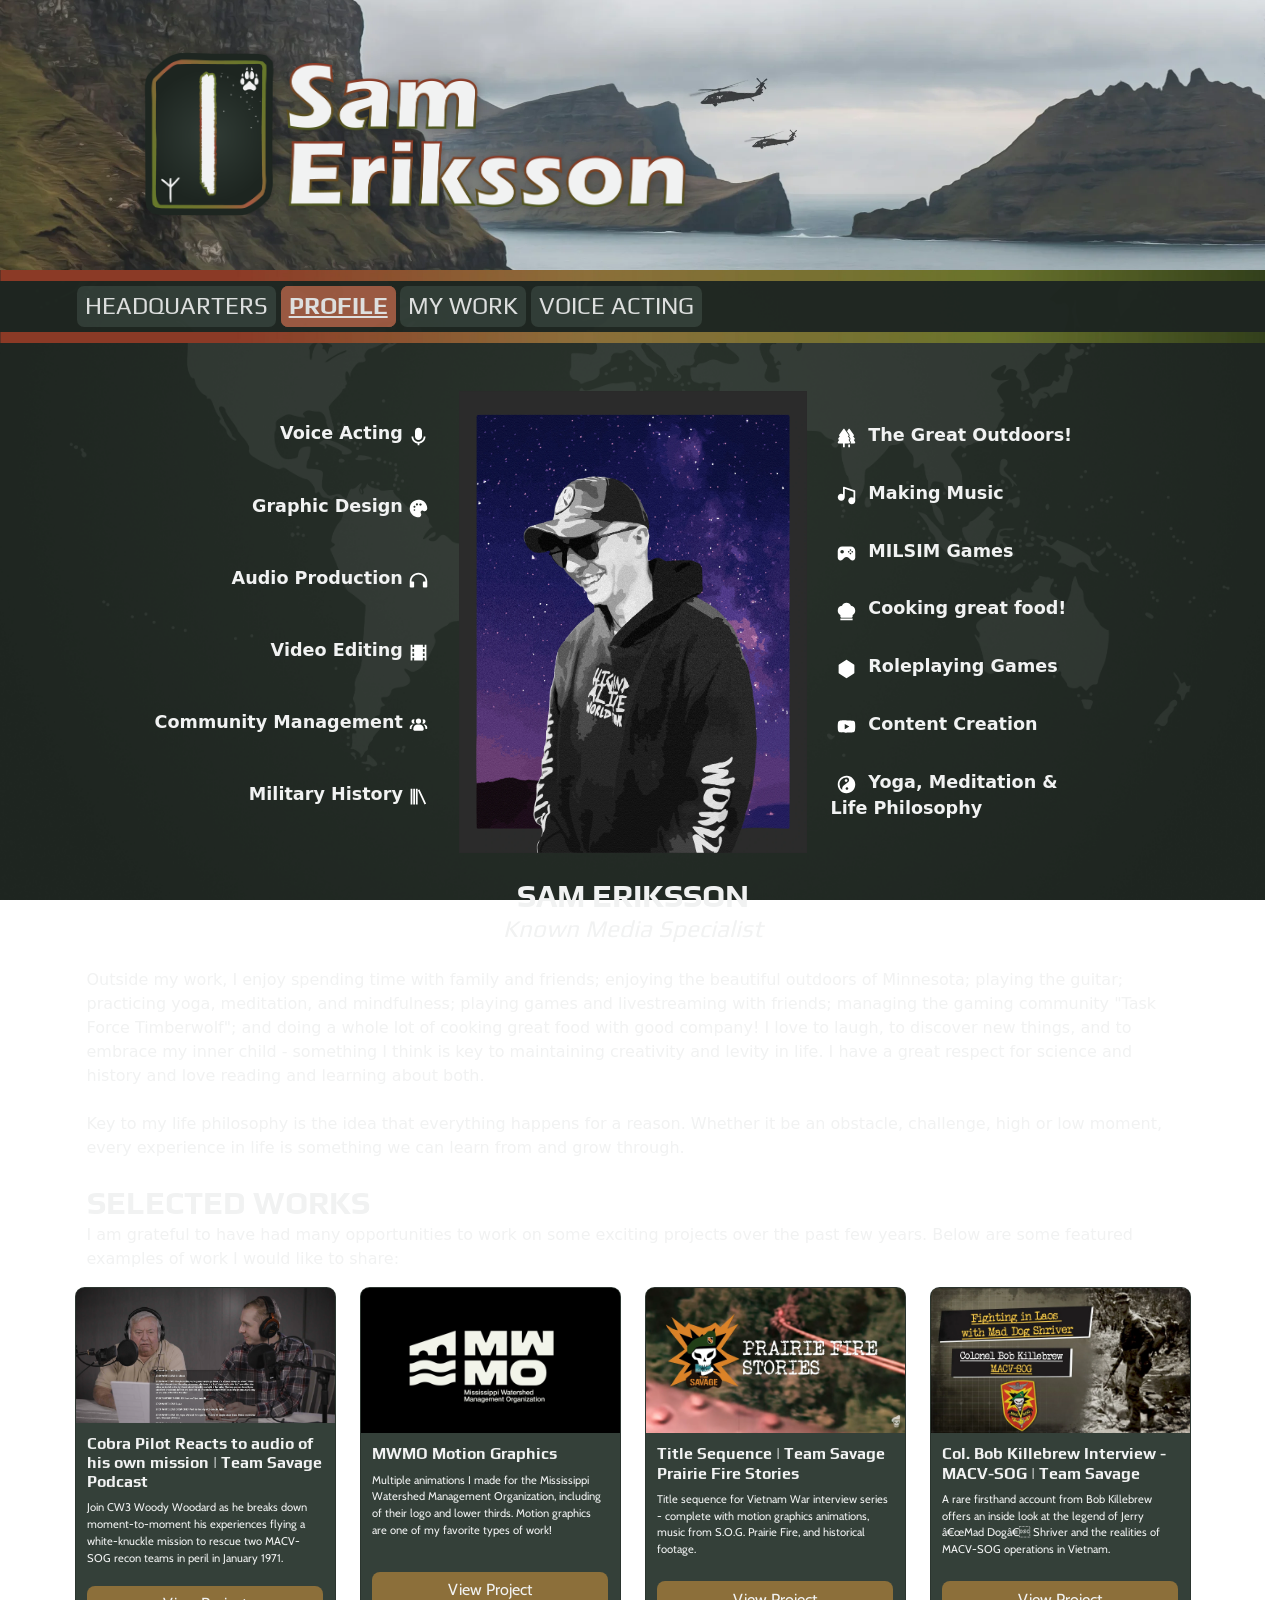
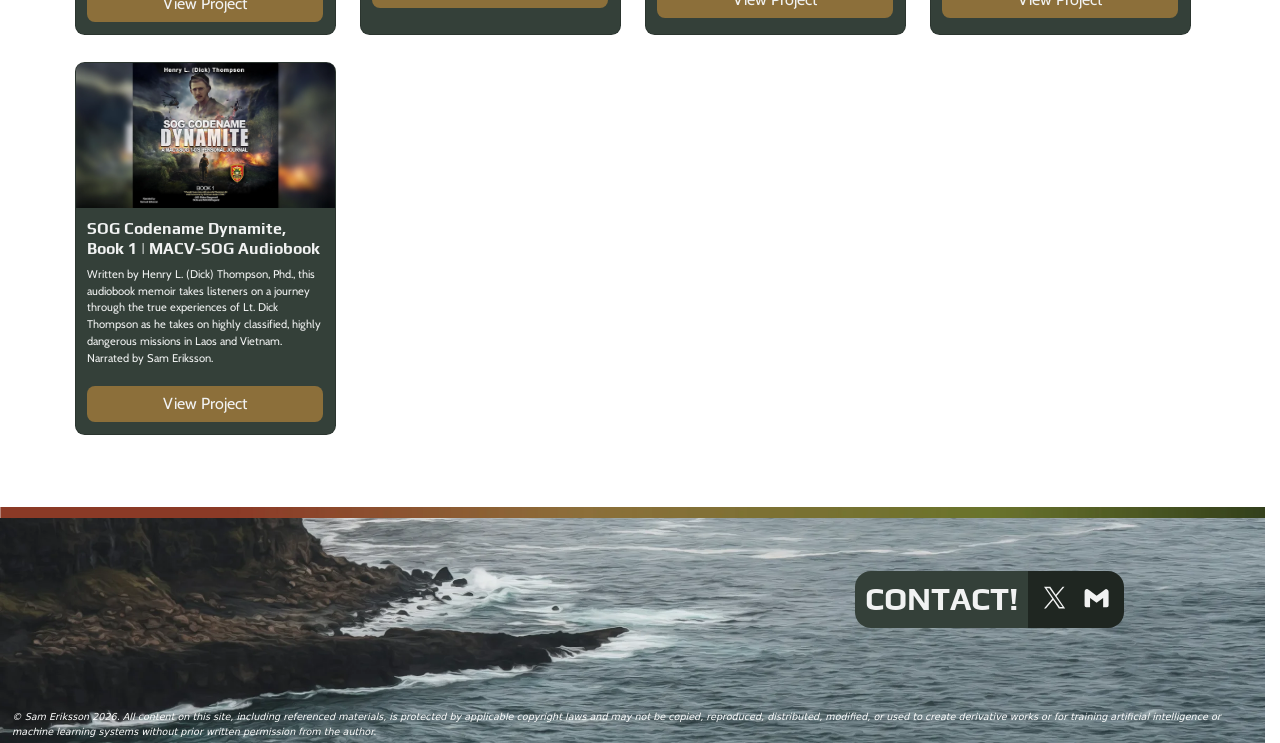
<file: profile.html>
<!DOCTYPE html>

<html lang="en">

	<head>
		<link href='https://cdn.knightlab.com/libs/soundcite/latest/css/player.css' rel='stylesheet' type='text/css'><script type='text/javascript' src='https://cdn.knightlab.com/libs/soundcite/latest/js/soundcite.min.js'></script>

		<link rel="stylesheet" href="https://cdnjs.cloudflare.com/ajax/libs/animate.css/4.1.1/animate.min.css"/>
		
		<meta name="viewport" content="width=device-width, initial-scale=1">

		<meta name="description" content="Voice Actor, artist, historical enthusiast who is passionate about storytelling and authenticity. Currently a member of Team Savage.">

		<title>Sam Eriksson</title>

		<link href="https://cdn.jsdelivr.net/npm/bootstrap@5.3.8/dist/css/bootstrap.min.css" rel="stylesheet" integrity="sha384-sRIl4kxILFvY47J16cr9ZwB07vP4J8+LH7qKQnuqkuIAvNWLzeN8tE5YBujZqJLB" crossorigin="anonymous">

		<meta property="og:image" content="https://nordtactics.github.io/images/thumbnail.webp">

		<link href="./styles/style.css" rel="stylesheet">

		<link rel="icon" href="images/favicon.ico" type="image/x-icon">

</head>
	
	<body>
		

		<!-- Hero Section -->
		<section id="" class="minihero">
			<div class="container h-40 d-flex align-items-left">
				<div class="text-center text-white">
					<img id="miniherologo" src="images/logoheader.webp"/>
					<!--<p class="lead mb-4">Crafting beautiful digital experiences</p>-->
				</div>
			</div>
		</section>
		<!-- Navigation -->
		<div class="container-fluid sticky-top navcontainer">
			<img id="colorbar" src="images/colorbar.webp"></img>

			<nav class="navbar navbar-expand-md navbar-dark justify-content-center sticky-top">
				
				<div class="container">

					<button class="navbar-toggler" type="button" data-bs-toggle="collapse" data-bs-target="#navbarNav" aria-controls="navbarNav" aria-expanded="false" aria-label="Toggle navigation">
						<span class="navbar-toggler-icon"></span>
								</button>

							<div class="collapse navbar-collapse" id="navbarNav">								<ul class="navbar-nav">
									<li class="nav-item">
										<a class="nav-link " href="index.html">HEADQUARTERS</a>
									</li>
									<li class="nav-item">
										<a href="profile.html" class="nav-link selected" href="#">PROFILE</a>
									</li>
									<li class="nav-item">
										<a class="nav-link" href="gallery.html">MY WORK</a>
									<li class="nav-item">
										<a class="nav-link" href="voice.html">VOICE ACTING</a>
									</li>
								</ul>
							</div>
					

				</div>
			</nav>
	        <img id="colorbar" src="images/colorbar.webp"></img>

		</div>

		<!-- Content -->

			<!--KEEP Work Section -->
		<section id="work" class="py-5 sans-serif">
			<div class="container">
				<div class="container">
					<div class="row bottomspacer">
						<div class="col-sm hidemobile profile-col">
							<div class="listblock">
								<p class="listitem justify-content-end">Voice Acting <img src="icons/bx-microphone.svg" class="icon"></p>
							</div>

							<div class="listblock">
								<p class="listitem justify-content-end">Graphic Design  <img src="icons/bx-palette.svg" class="icon"></p>
							</div>

							<div class="listblock">
								<p class="listitem justify-content-end">Audio Production  <img src="icons/bx-headphone.svg" class="icon"></p>
							</div>

							<div class="listblock">
								<p class="listitem justify-content-end">Video Editing  <img src="icons/bx-film.svg" class="icon"></p>
							</div>

							<div class="listblock">
								<p class="listitem justify-content-end">Community Management  <img src="icons/bx-community.svg" class="icon"></p>
							</div>

							<div class="listblock">
								<p class="listitem justify-content-end">Military History  <img src="icons/bx-book-library.svg" class="icon"></p>
							</div>
						</div>
							<div class="col-sm-4 profile-col">
								<div class="modal-body">
									<img src="images/sam.webp" class="sam-img" alt="">
								</div>
							
							</div>
					<div class="col-sm hidemobile profile-col">
						<div class="listblock">
							<p class="listitem"><img src="icons/bx-trees.svg" class="icon"> The Great Outdoors!</p>
						</div>

						<div class="listblock">
							<p class="listitem"><img src="icons/bx-music-alt.svg" class="icon"> Making Music</p>
						</div>

						<div class="listblock">
							<p class="listitem"><img src="icons/bx-joystick.svg" class="icon"> MILSIM Games</p>
						</div>

						<div class="listblock">
							<p class="listitem"><img src="icons/bx-chef-hat.svg" class="icon"> Cooking great food!</p>
						</div>

						<div class="listblock">
							<p class="listitem"><img src="icons/bx-hexagon.svg" class="icon"> Roleplaying Games</p>
						</div>

						<div class="listblock">
							<p class="listitem"><img src="icons/bx-youtube.svg" class="icon"> Content Creation</p>
						</div>

						<div class="listblock">
							<p class="listitem"><img src="icons/bx-yin-yang.svg" class="icon"> Yoga, Meditation &<br>Life Philosophy</p>
						</div>
					</div>
				</div>
				<h2 class="headingwsubtitle animate__animated animate__fadeInUp justify-content-center">SAM ERIKSSON</h2>
				<h4 class="animate__animated animate__fadeInUp justify-content-center">Known Media Specialist</h2>
				<p class="bottomspacer">Outside my work, I enjoy spending time with family and friends; enjoying the beautiful outdoors of Minnesota; playing the guitar; practicing yoga, meditation, and mindfulness; playing games and livestreaming with friends; managing the gaming community "Task Force Timberwolf"; and doing a whole lot of cooking great food with good company! I love to laugh, to discover new things, and to embrace my inner child - something I think is key to maintaining creativity and levity in life. I have a great respect for science and history and love reading and learning about both.
					<br/><br/>Key to my life philosophy is the idea that everything happens for a reason. Whether it be an obstacle, challenge, high or low moment, every experience in life is something we can learn from and grow through.
				</p>
				<!-- Selected works (portfolio) -->
				
				<h2 class="headingwsubtitle animate__animated animate__fadeInUp">SELECTED WORKS</h2>
				<p>I am grateful to have had many opportunities to work on some exciting projects over the past few years. Below are some featured examples of work I would like to share:</p>
				</div>
				<div class="row rowgap g-4">
					<!--KEEP Work 1 -->
					<div class="col-md-3">
						<div class="card h-100 gallery-work-card m-auto">
							<img class="thumbnail" src="images/thumbs/woody.webp">
								<div class="card-body">
									<h2 class="card-title">Cobra Pilot Reacts to audio of his own mission | Team Savage Podcast</h2>
									<p class="card-text">Join CW3 Woody Woodard as he breaks down moment-to-moment his experiences flying a white-knuckle mission to rescue two MACV-SOG recon teams in peril in January 1971.</p>
									
								</div>
								<div class="card-body align-btn-low">
									<button type="button" class="btn btn-primary" data-bs-toggle="modal" data-bs-target="#p1DetailsModal">
										View Project
										</button>
								</div>
						</div>
					</div>

					<!--KEEP Work 2 -->
					<div class="col-md-3">
						<div class="card h-100 gallery-work-card m-auto">
								<img class="thumbnail" src="images/thumbs/mwmo.webp">
									<div class="card-body">
										<h2 class="card-title">MWMO Motion Graphics</h2>
										<p class="card-text">Multiple animations I made for the Mississippi Watershed Management Organization, including of their logo and lower thirds. Motion graphics are one of my favorite types of work!</p>
									</div>
									<div class="card-body align-btn-low">
										<button type="button" class="btn btn-primary" data-bs-toggle="modal" data-bs-target="#p2DetailsModal">
											View Project
											</button>
									</div>
							</div>
					</div>

					<!--KEEP Work 3 -->
					<div class="col-md-3">
						<div class="card h-100 gallery-work-card m-auto">
							<img src="images/thumbs/pfs.webp">
							<div class="card-body">
								<h2 class="card-title">Title Sequence | Team Savage Prairie Fire Stories</h2>
								<p class="card-text">Title sequence for Vietnam War interview series - complete with motion graphics animations, music from S.O.G. Prairie Fire, and historical footage.</p>
							</div>
							<div class="card-body align-btn-low">
								<button type="button" class="btn btn-primary" data-bs-toggle="modal" data-bs-target="#p7DetailsModal">
									View Project
								</button>
							</div>
						</div>
					</div>

					<!--KEEP Work 4 -->
					<div class="col-md-3">
						<div class="card h-100 gallery-work-card m-auto">
							<img src="images/thumbs/bob.webp">
							<div class="card-body">
								<h2 class="card-title">Col. Bob Killebrew Interview - MACV-SOG | Team Savage</h2>
								<p class="card-text">A rare firsthand account from Bob Killebrew offers an inside look at the legend of Jerry “Mad Dog” Shriver and the realities of MACV-SOG operations in Vietnam.</p>
							</div>
							<div class="card-body align-btn-low">
								<button type="button" class="btn btn-primary" data-bs-toggle="modal" data-bs-target="#p6DetailsModal">
									View Project
								</button>
							</div>
						</div>
					</div>
					
				</div>
				<div class="row g-4">
					<!-- Work 5 -->
					<div class="col-md-3">
						<div class="card h-100 gallery-work-card m-auto">
							<img src="images/thumbs/cd1.webp">
							<div class="card-body">
								<h2 class="card-title">SOG Codename Dynamite, Book 1 | MACV-SOG Audiobook</h2>
								<p class="card-text">Written by Henry L. (Dick) Thompson, Phd., this audiobook memoir takes listeners on a journey through the true experiences of Lt. Dick Thompson as he takes on highly classified, highly dangerous missions in Laos and Vietnam. Narrated by Sam Eriksson.</p>
							</div>
							<div class="card-body align-btn-low">
								<button type="button" class="btn btn-primary" data-bs-toggle="modal" data-bs-target="#p5DetailsModal">
									View Project
								</button>
							</div>
						</div>
					</div>
					<!-- Work 6 -->
									
					</div>	

			</div>
			<div class="row g-4">
				<div class="col-md-3">
			
					<br/>
			<!-- Modal Project 1 Details-->
			<div class="modal fade" id="p1DetailsModal" tabindex="-1" aria-labelledby="exampleModalLabel" aria-hidden="true">
			<div class="modal-dialog">
				<div class="modal-content">
				<div class="modal-header">
					<h1 class="modal-title fs-5" id="exampleModalLabel"></h1>
					<button type="button" class="btn-close" data-bs-dismiss="modal" aria-label="Close"></button>
				</div>
				<div class="modal-body  justify-content-center">
					<div class="container">
						<div class="row">
							<div class="col-md-8">
								
								<div class="modalvideo">
									<iframe class="spaceout" 
									data-src="https://www.youtube.com/embed/WcFWVOX9ofk?si=j7NJPGKdG7xYlM5q" 
									src=""
									title="YouTube video player" 
									frameborder="0" 
									allow="accelerometer; autoplay=1; clipboard-write; encrypted-media; gyroscope; picture-in-picture; web-share" referrerpolicy="strict-origin-when-cross-origin" allowfullscreen>
									</iframe>	
								<h2 class="headingspacer">Cobra Pilot Reacts to audio of his own mission</h2>
								<h3>Team Savage Archival Audio Project</h3>
									<p class="bottomspacer">Of all the projects I have worked on with Team Savage, this is one of the most meaningful I have had the opportunity to be part of. Several summers ago, I undertook the task of transcribing a chaotic and lengthy audio recording of a top secret combat mission in Laos conducted by members of MACV-SOG. I began this independently in my free time, with only limited background from articles and a podcast featuring John Plaster, who served as a Covey rider on the mission.
									<br/><br/>In this role, he operated from the back seat of a forward air controller OV-10 Bronco, helping coordinate air support for two reconnaissance teams on the ground deep in enemy territory. The mission was highly unusual. Two separate teams, miles apart, were compromised at the same time. Plaster and his pilot, Mike Cryer, alongside supporting elements flying A-1 Skyraider, UH-1 Huey helicopters from the 57th Assault Helicopter Company, and AH-1G Cobra gunships from the 361st Aerial Weapons Company, worked to hold off a large enemy force long enough to extract both teams.
									<br/><br/>Early in the engagement, David “Lurch” Mixter of Recon Team Colorado was killed when an NVA rocket struck him after he pushed teammate Lyn St. Laurent to the ground, saving his life.
									<br/><br/>A tape like this is exceedingly rare, as the nature of SOG operations prevented any photographs or recordings of this nature. Still, some crew members on board a 57th AHC helicopter let the tapes roll as the battle raged in the air and on the ground. Team Savage received our copy from Barry Lewis Subelsky, and our audio engineer Dennis Kahl cleaned up the tape. We received permission from Plaster to include the recordings in our video game, S.O.G. Prairie Fire, as a way to connect players to the history and the real men who ran these missions. 
									<br/><br/>The transcription process itself was demanding. The recording captured multiple overlapping radio transmissions with little context. I spent the summer listening repeatedly, working to identify voices, terminology, and the evolving battlefield situation. I received invaluable support from my friend and MACV-SOG veteran Don Haase, a former Huey crew chief, who helped interpret difficult segments and clarify operational details.
									<br/><br/>Years later, at a SOG reunion, I spoke with Colonel Barry Pencek, who connected me with Chief Warrant Officer 3 Woody Woodard, a Cobra pilot who had flown on the mission with the 361st in January 1971. After reaching out, Woody confirmed his involvement and invited me and our film specialist Paul Hildebrandt to his home. We spent an afternoon recording an interview and reviewing the original audio together. He was exceptionally generous with his time and insight, offering a deeper understanding of the air operations that shaped the mission.
									<br/><br/>Woody sadly passed away not long after, and this video was released in his honor. This project is intended to preserve and share the experiences of the aviators and recon teams involved, and to ensure their actions and sacrifices are remembered. I edited and assembled the footage from the interview and archival audio into the final piece, which we released on the Savage Game Design YouTube channel. We later had the opportunity to meet with Lyn St. Laurent for a similar recording, which is currently in production.
									<br/><br/>The technical elements of this project included preparing files and synchronizing a scrolling text transcript with the tape audio, setting up an audio interface, microphones, headphones, and recording equipment. Paul handled the camera work. I recorded the audio of our podcast to multiple storage devices to ensure we had a backup in case of any point of failure. The podcast is primarily intended for historical enthusiasts, but is also intended to help bring Vietnam War History to players of the S.O.G. Prairie Fire game. 
								</p>
								</div>
							</div>
						</div>	
					</div>
				</div>
				<div class="modal-footer">
					<button type="button" class="btn btn-secondary" data-bs-dismiss="modal">Close</button>
				</div>
				</div>
			</div>
			</div>		
			<!-- Modal Project 2 Details-->
			<div class="modal fade" id="p2DetailsModal" tabindex="-1" aria-labelledby="exampleModalLabel" aria-hidden="true">
			<div class="modal-dialog">
				<div class="modal-content">
				<div class="modal-header">
					<h1 class="modal-title fs-5" id="exampleModalLabel"></h1>
					<button type="button" class="btn-close" data-bs-dismiss="modal" aria-label="Close"></button>
				</div>
				<div class="modal-body  justify-content-center">
					<div class="container">
						<div class="row">
							<div class="col-md-8">
								
								<div class="modalvideo">
									<iframe class="spaceout" 
									data-src="https://www.youtube.com/embed/uAaUpKsoywY?si=wd_ZG6QOwRN1ZAht" 
									src=""
									title="YouTube video player" 
									frameborder="0" 
									allow="accelerometer; autoplay=1; clipboard-write; encrypted-media; gyroscope; picture-in-picture; web-share" referrerpolicy="strict-origin-when-cross-origin" allowfullscreen>
									</iframe>	
								<h2 class="headingspacer">MWMO Motion Graphics</h2>
								<h3>A demo of multiple animations I made for the Mississippi Watershed Management Organization, including of their logo and lower thirds.</h3>
									<p class="bottomspacer">This project was a fitting application for the motion graphics course I took at school. The Mississippi Watershed Management Organization, which manages the watershed around much of the Twin Cities area, had recently undergone a brand refresh and needed reusable, dynamic assets for future media production.
										<br/><br/>Motion graphics are a great way to create visually appealing media while also helping the audience understand and retain information.
										<br/><br/>We identified a need for video end cards that could tie together the beginnings and endings of MWMO short and long form videos. The new MWMO logo was a strong foundation for this because it is memorable, clearly identifiable, and built from clean visual elements with minimal overlap.
										<br/><br/>We also identified a need for lower thirds to help audiences understand information presented in video form. Accessibility is especially important for government organizations, so these animations needed to be simple, clean, and easy to read. The lower thirds could define specialized terms for viewers while also identifying key personnel and their job titles.
										<br/><br/>This focus on accessibility allows video productions to have a greater reach. Since a large portion of the target audience of Twin Cities residents may not have a background in environmental science more easily understand the information presented in these videos. 
									</p>

									<div class="modal-body">
										<img src="images/anims/lowerthirdsstoryboard.webp" class="modal-img" alt="">
									</div>	

									<div class="modal-body">
										<img src="images/anims/taglinestoryboard.webp" class="modal-img" alt="">
									</div>	

									<p class="bottomspacer">
										I started with a series of storyboard sketches, which eventually evolved into the final animation package. For the tagline and text animation in the end cards, I used the speed graph functionality in Adobe After Effects to create a smooth sliding effect.
										<br/><br/>The result is a smooth, professional <a href="https://www.youtube.com/watch?v=uAaUpKsoywY" target="blank">animation package</a> that helps unify MWMO video content under a consistent visual identity.
																			<br/><br/>These animations were successfully used in several video productions made by classmates, and they are modularly set up as Premiere Pro motion graphics templates so the client can use them in future projects as well. 

									</p>
								</div>
							</div>
						</div>	
					</div>
				</div>
				<div class="modal-footer">
					<button type="button" class="btn btn-secondary" data-bs-dismiss="modal">Close</button>
				</div>
				</div>
			</div>
		</div>
		<!-- Modal Project 5 Details-->
			<div class="modal fade" id="p5DetailsModal" tabindex="-1" aria-labelledby="exampleModalLabel" aria-hidden="true">
				<div class="modal-dialog">
					<div class="modal-content">
					<div class="modal-header">
						<h1 class="modal-title fs-5" id="exampleModalLabel"></h1>
						<button type="button" class="btn-close" data-bs-dismiss="modal" aria-label="Close"></button>
					</div>
					<div class="modal-body  justify-content-center">
						<div class="container">
							<div class="row">
								<div class="col-md-8">
									
									<div class="modalvideo">
											<div class="modal-body">
   												<img src="images/cd1full.webp" class="modal-img" alt="">
											</div>						
										<h2 class="headingspacer">SOG Codename Dynamite, Book 1 | MACV-SOG Audiobook</h2>
										<h3>Written by Henry L. (Dick) Thompson, Phd.</h3>
											<p class="bottomspacer">SOG history is a deep passion of mine, so when I was given the opportunity to help Lieutenant Colonel Dick Thompson bring his legendary book, <a href="https://www.audible.com/pd/SOG-Codename-Dynamite-Book-1-Audiobook/B0G54DCS2Z" target="blank"><em>SOG Codename Dynamite: A MACV-SOG 1-0's Personal Journal</em></a>, to audiobook format, I was beyond honored. This was my first major audiobook project, and I wanted to provide the highest quality narration and performance possible for the many passionate listeners who care deeply about SOG history, especially the veterans whose stories are told in this book, including those who are no longer with us.
											<br/><br/>I came into this project with several years of SOG history research, along with firsthand experience getting to know SOG veterans at reunions each year. I had also previously worked on SOG voice acting for the <em>S.O.G. Prairie Fire</em> video game, which helped inform my approach to tone, authenticity, and delivery. I was fortunate to be able to leverage my military experience, SOG history prior knowledge, and other resources to help aid in authentic delivery. I put every ounce of passion I have for Vietnam War and Special Operations history into this performance.
											<br/><br/>As for the technical side, this was the most ambitious audio project I have ever taken on. It was an incredible opportunity to learn everything from setting up Reaper as a digital audio workstation for punch and roll recording, to building a proper home studio environment that reduced reverb and created a better listening experience for the audience. I utilized an audio interface and condenser microphone for this project.
											<br/><br/>I also learned a great deal about post production, including applying plugins from the iZotope series, editing out plosives, clicks, and other unwanted sounds, and maintaining consistent quality throughout the full audiobook. The final mastering was done by my good friend Dennis Kahl, also known as Lord Jarhead, who created much of the audio for the <em>S.O.G. Prairie Fire</em> video game and is well known in the Arma community for his JSRS sound mod. 
											Dennis also provided invaluable technical advice for the project. I am very grateful for his insight!
											<br/><br/>The performance itself was one of the greatest learning opportunities I have had as a voice actor. I had the opportunity to really dial in the narration so that it captured the story with authenticity and respect for the history behind it, while also bringing out Dick Thompson’s dry humor and the intensity of the combat segments.
											<br/><br/>This book covers some dark, emotionally heavy, and sometimes graphic content that exemplifies raw survival mindset of a soldier at war. The combat segments were especially intense to narrate. Dick encouraged me to help convey what these warriors experienced on the ground, and what it was like to communicate with support assets during life or death situations against overwhelming enemy forces. His writing is gripping, raw, and hard hitting. His experiences show the almost unbelievable reality SOG operators faced every day. For them, it was just another day in SOG.
											<br/><br/>Dick gave me explicit instructions to turn up the intensity and volume during SOG Prairie Fire emergencies to help convey the chaos and urgency of those moments. I did my best to bring that intensity into the performance while still honoring the men and the history behind the book.
											<br/><br/><em>Codename Dynamite, Book 1</em> is raw, real, and does not hold back. As Dick says, this book is not for the faint of heart. I recorded the performance with an audience of historical enthusiasts interested in the Vietnam War and Special Operations. It was a great honor to be part of this project, and I look forward to taking on future audiobook work.</p>
											<br/><br/><a href="https://www.audible.com/pd/SOG-Codename-Dynamite-Book-1-Audiobook/B0G54DCS2Z" target="_blank" rel="noopener"><em>SOG Codename Dynamite</em> is available on Audible. </a>
											</div>
								</div>	
							</div>
						</div>
					</div>
						<div class="modal-footer">
							<button type="button" class="btn btn-secondary" data-bs-dismiss="modal">Close</button>
						</div>
					</div>
				</div>
			</div>
		</div>
			<!-- Modal Project 6 Details-->
			<div class="modal fade" id="p6DetailsModal" tabindex="-1" aria-labelledby="exampleModalLabel" aria-hidden="true">
				<div class="modal-dialog">
					<div class="modal-content">
					<div class="modal-header">
						<h1 class="modal-title fs-5" id="exampleModalLabel"></h1>
						<button type="button" class="btn-close" data-bs-dismiss="modal" aria-label="Close"></button>
					</div>
					<div class="modal-body  justify-content-center">
						<div class="container">
							<div class="row">
								<div class="col-md-8">
									
									<div class="modalvideo">
										<iframe width="560" height="315" data-src="https://www.youtube.com/embed/lcCEp3kOCl8?si=NYhXFCl91g1Iw0Wu" src="" title="YouTube video player" frameborder="0" allow="accelerometer; autoplay; clipboard-write; encrypted-media; gyroscope; picture-in-picture; web-share" referrerpolicy="strict-origin-when-cross-origin" allowfullscreen></iframe>										
										<h2 class="headingspacer">Col. Bob Killebrew Interview - MACV-SOG | Team Savage</h2>
										<h3>Interview with MACV-SOG Veteran Bob Killebrew</h3>
											<p class="bottomspacer">As part of my historical work with Savage Game Design, I have had the opportunity to speak with veterans and help share their stories with a wider audience. Through our advisor Ken Bowra, we were connected with Bob Killebrew, whom I had the privilege of interviewing.
												<br/><br/>One of the most well known figures in MACV-SOG history is Jerry “Mad Dog” Shriver. Known for his intensity, fieldcraft, and deep connection with his Montagnard teammates, Shriver became a legendary figure after disappearing on a mission and never being recovered.
												<br/><br/>Colonel Killebrew served alongside Shriver and used this interview to share personal stories and reflections from that time. His perspective provides a rare firsthand window into the culture, relationships, and operational realities of SOG, as well as a more human understanding of one of its most enduring and mysterious figures. It was a unique opportunity to help document these experiences and a privilege to spend time hearing them directly.
												<br/><br/>I screen-captured this video using Zoom and OBS, then edited it with Premiere Pro. I also planned the interview questions beforehand. The podcast is primarily intended for historical enthusiasts, but is also intended to help bring Vietnam War History to players of the S.O.G. Prairie Fire game. 
												<br/><br/>It was a great honor to get to speak with Col. Killebrew, who also invited us to meet him in person for a second interview. This conversation was a stark reminder of the danger behind SOG missions. Many men never returned home. We should remember and honor their memory.
											</p>
									</div>


								</div>	
							</div>
						</div>
					</div>
						<div class="modal-footer">
							<button type="button" class="btn btn-secondary" data-bs-dismiss="modal">Close</button>
						</div>
					</div>
				</div>
			</div>
		</div>
		<!-- Modal Project 7 Details-->
			<div class="modal fade" id="p7DetailsModal" tabindex="-1" aria-labelledby="exampleModalLabel" aria-hidden="true">
				<div class="modal-dialog">
					<div class="modal-content">
					<div class="modal-header">
						<h1 class="modal-title fs-5" id="exampleModalLabel"></h1>
						<button type="button" class="btn-close" data-bs-dismiss="modal" aria-label="Close"></button>
					</div>
					<div class="modal-body  justify-content-center">
						<div class="container">
							<div class="row">
								<div class="col-md-8">
									
									<div class="modalvideo">
										<iframe width="560" height="315" data-src="https://www.youtube.com/embed/q7Fl3dmFK8E?si=UcyWr3Mx4ssbrE61" src="" title="YouTube video player" frameborder="0" allow="accelerometer; autoplay; clipboard-write; encrypted-media; gyroscope; picture-in-picture; web-share" referrerpolicy="strict-origin-when-cross-origin" allowfullscreen></iframe>										
										<h2 class="headingspacer">S.O.G. Prairie Fire Stories Title Sequence | Team Savage</h2>
										<h3>Motion graphics title sequence project</h3>
											<p class="bottomspacer">
											<p><em>S.O.G. Prairie Fire Stories</em> is a series of podcast-style interviews featuring Vietnam War Special Operations veterans. I helped plan and host the series alongside Team Savage CEO Rob Graham. In late 2025, I storyboarded and produced a title sequence using Adobe After Effects and Adobe Premiere Pro.</p>

											<p>The sequence incorporates historical footage from the National Archives, as well as footage captured by S.O.G. Prairie Fire veteran advisors Don Haase and Jim Shorten-Jones during their service. It also includes music from the game’s soundtrack and historical maps from the University of Texas Libraries. Radio communications used in the sequence are authentic recordings from pilot Ray Belz and a January 1971 tape provided by John Plaster and Barry Subelsky.</p>

											<p>My process began with detailed storyboarding, with a focus on capturing the visual tone of the Vietnam War era. The goal was to help audiences better connect the stories shared in the podcast with the historical reality of the conflict.</p>

											<p>I utilized keyframed animation techniques to mask and modify elements, applying motion, texture, and synchronization with the music track to create a cohesive sequence.</p>
												<div class="modal-body">
   													 <img src="images/titlesequence/character.webp" class="modal-img" alt="">
												</div>	
											<p>The sequence features a <a href="https://youtube.com/shorts/YKabjWhBIvA?si=sQhMjIO7h29Q776y" target="_blank" rel="noopener noreferrer">rigged character</a> based on the Team Savage logo. Starting from a layered Adobe Photoshop file, I separated elements into individual layers within After Effects. I then animated the logo to expand outward into a shellburst effect, with the monitor entering from the left and being crushed by the skull. I revealed the cracking effect by keyframing a mask path. Motion was refined using custom-timed keyframes, allowing elements to slightly overshoot and settle into place to simulate weight and realism.</p>
												<div class="modal-body">
   													 <img src="images/titlesequence/realstories.webp" class="modal-img" alt="">
												</div>	
											<p>The “REAL STORIES” stencil sequence was the most technically complex portion, requiring multiple layers and precompositions to properly render textures and effects. To achieve an authentic look, I recorded spray paint strokes in Photoshop and integrated that footage into the composition.</p>
												<div class="modal-body">
   													 <img src="images/titlesequence/redact.webp" class="modal-img" alt="">
												</div>	
											<p>The 3D “REDACTED” map sequence reflects the classified nature of MACV-SOG operations. Personnel involved in these missions were restricted from discussing them for decades. I used a CIA Atlas map from the University of Texas Libraries and keyframed 3D camera movements to create depth and motion. I also recorded custom marker sound effects and synchronized them and public domain typewriter audio with the animations. I used a screencapture of photoshop brushes to create the marker animations, then used a Luma key to remove the white photoshop canvas.</p>
												<div class="modal-body">
   													 <img src="images/thumbs/pfs.webp" class="modal-img" alt="">
												</div>	
											<p>The archival footage includes a range of sources, such as ranger patrols and equipment demonstrations. Two sequences stand out as authentic MACV-SOG footage: the Marble Mountain footage by Jim Shorten-Jones and the “string” extraction footage by Don Haase, featuring a SOG team being extracted on ropes hanging from a UH-1H helicopter.</p>
												<div class="modal-body">
   													 <img src="images/titlesequence/mm.webp" class="modal-img" alt="">
												</div>			
											<p>For the Marble Mountain segment, I created a hand-drawn illustration inspired by period news program visuals. I photographed the drawing, inverted the colors in After Effects, and applied a luma key to isolate the image. A looping turbulent displace randomized motion expression was added to replicate the subtle movement seen in period overlays.</p>
													<div class="modal-body">
   													 <img src="images/titlesequence/mm2.webp" class="modal-img" alt="">
												</div>	
											<p>The soundtrack required custom editing to achieve the desired pacing. I spliced sections of “Fire in the Sky” from the <em>S.O.G. Prairie Fire</em> soundtrack by aligning cuts with audio transients, allowing for a natural flow while preserving the intended tone. The track, created by originalsas, has also been used in other productions by our team.</p>
											<p>I was pleased with the <a href="https://www.youtube.com/watch?v=q7Fl3dmFK8E&feature=youtu.be" target="_blank" rel="noopener noreferrer" >final product</a>! It may still see further modifications for future iterations.</p>
										</p>
									</div>
								</div>	
							</div>
						</div>
					</div>
						<div class="modal-footer">
							<button type="button" class="btn btn-secondary" data-bs-dismiss="modal">Close</button>
						</div>
					</div>
				</div>
			</div>
		</div>
		</section>

		<img id="colorbar" src="images/colorbar.webp"></img>

		<footer>
			<div class="container-fluid footernordic">
				<div class="row ">
					<div class="col-md-8"><p></p></div>
					<div class="col-md-4">
					</div>
				</div>
				<div class="row ">
					<div class="col-md-8"></div>
					<div class="col-md-4">
						<h2 class="contactbuttonlightside">CONTACT!</h2>
						<h2 class="contactbutton">
							<a href="https://x.com/NordTactics" target="_blank" class="footer-link">
								<!-- <img class=iconinline src="icons/bx-twitter-x.svg"> -->
								 <svg xmlns="http://www.w3.org/2000/svg" viewBox="0 0 24 24" width="24" height="24" fill="currentColor"class="iconinline"><g fill="currentColor"><!--Boxicons v3.0.8 https://boxicons.com | License  https://docs.boxicons.com/free--><path d="M13.68 10.62 20.24 3h-1.55L13 9.62 8.45 3H3.19l6.88 10.01L3.19 21h1.55l6.01-6.99 4.8 6.99h5.24l-7.13-10.38Zm-2.13 2.47-.7-1-5.54-7.93H7.7l4.47 6.4.7 1 5.82 8.32H16.3z"></path></g></svg>
							</a>
							<!-- <a href="mailto:nordtacticsnwg@gmail.com">
								<img class=iconinline src="icons/bx-gmail.svg">
							</a> -->
							<a href="mailto:nordtacticsnwg@gmail.com" target="_blank" class="footer-link">
								<svg xmlns="http://www.w3.org/2000/svg" viewBox="0 0 24 24" width="24" height="24" fill="currentColor" class="iconinline"><g fill="currentColor"><!--Boxicons v3.0.8 https://boxicons.com | License  https://docs.boxicons.com/free--><path d="m18.73 5.41-1.28 1L12 10.46 6.55 6.37l-1.28-1A2 2 0 0 0 2 7.05v11.59A1.36 1.36 0 0 0 3.36 20h3.19v-7.72L12 16.37l5.45-4.09V20h3.19A1.36 1.36 0 0 0 22 18.64V7.05a2 2 0 0 0-3.27-1.64"></path></g></svg>								</a>
						</h2>
					</div>
				</div>
				<div class="row h-40 ">
					
				</div>
				<div class="row align-items-end">
					<div class="col-md-12">
						<p class="d-flex align-self-end lowercr">&copy Sam Eriksson 2026. All content on this site, including referenced materials, is protected by applicable copyright laws and may not be copied, reproduced, distributed, modified, or used to create derivative works or for training artificial intelligence or machine learning systems without prior written permission from the author.</p>
					</div>
				</div>
			</div>
			
		</footer>
		<script src="https://cdn.jsdelivr.net/npm/bootstrap@5.3.8/dist/js/bootstrap.bundle.min.js"></script>
		<script src="https://code.jquery.com/jquery-3.6.0.min.js"></script>
		<script>
				$(document).ready(function () {

					$(".modal").on("show.bs.modal", function () {
						var $if = $(this).find('iframe');
						var src = $if.attr("data-src");

						if ($if.attr("src") !== src) {
							$if.attr("src", src);
						}
					});

					$(".modal").on("hidden.bs.modal", function () {
						var $if = $(this).find('iframe');
						$if.attr("src", "");
					});

					// Carousel height normalization
					const cards = document.querySelectorAll('.carousel-item');
					const carousel = document.querySelector('.carousel-inner');

					if (carousel && cards.length > 0) {
						const heights = Array.from(cards).map(card => {
							const isHidden = !card.classList.contains('active');

							if (isHidden) {
								card.style.display = 'block';
								card.style.visibility = 'hidden';
								card.style.position = 'absolute';
							}

							const height = card.clientHeight;

							if (isHidden) {
								card.style.display = '';
								card.style.visibility = '';
								card.style.position = '';
							}

							return height;
						});

						const tallestHeight = Math.max(...heights, 0);
						carousel.style.minHeight = tallestHeight + 'px';
					}
					
				});
			</script>
</body>
	</body>
</html>
</file>
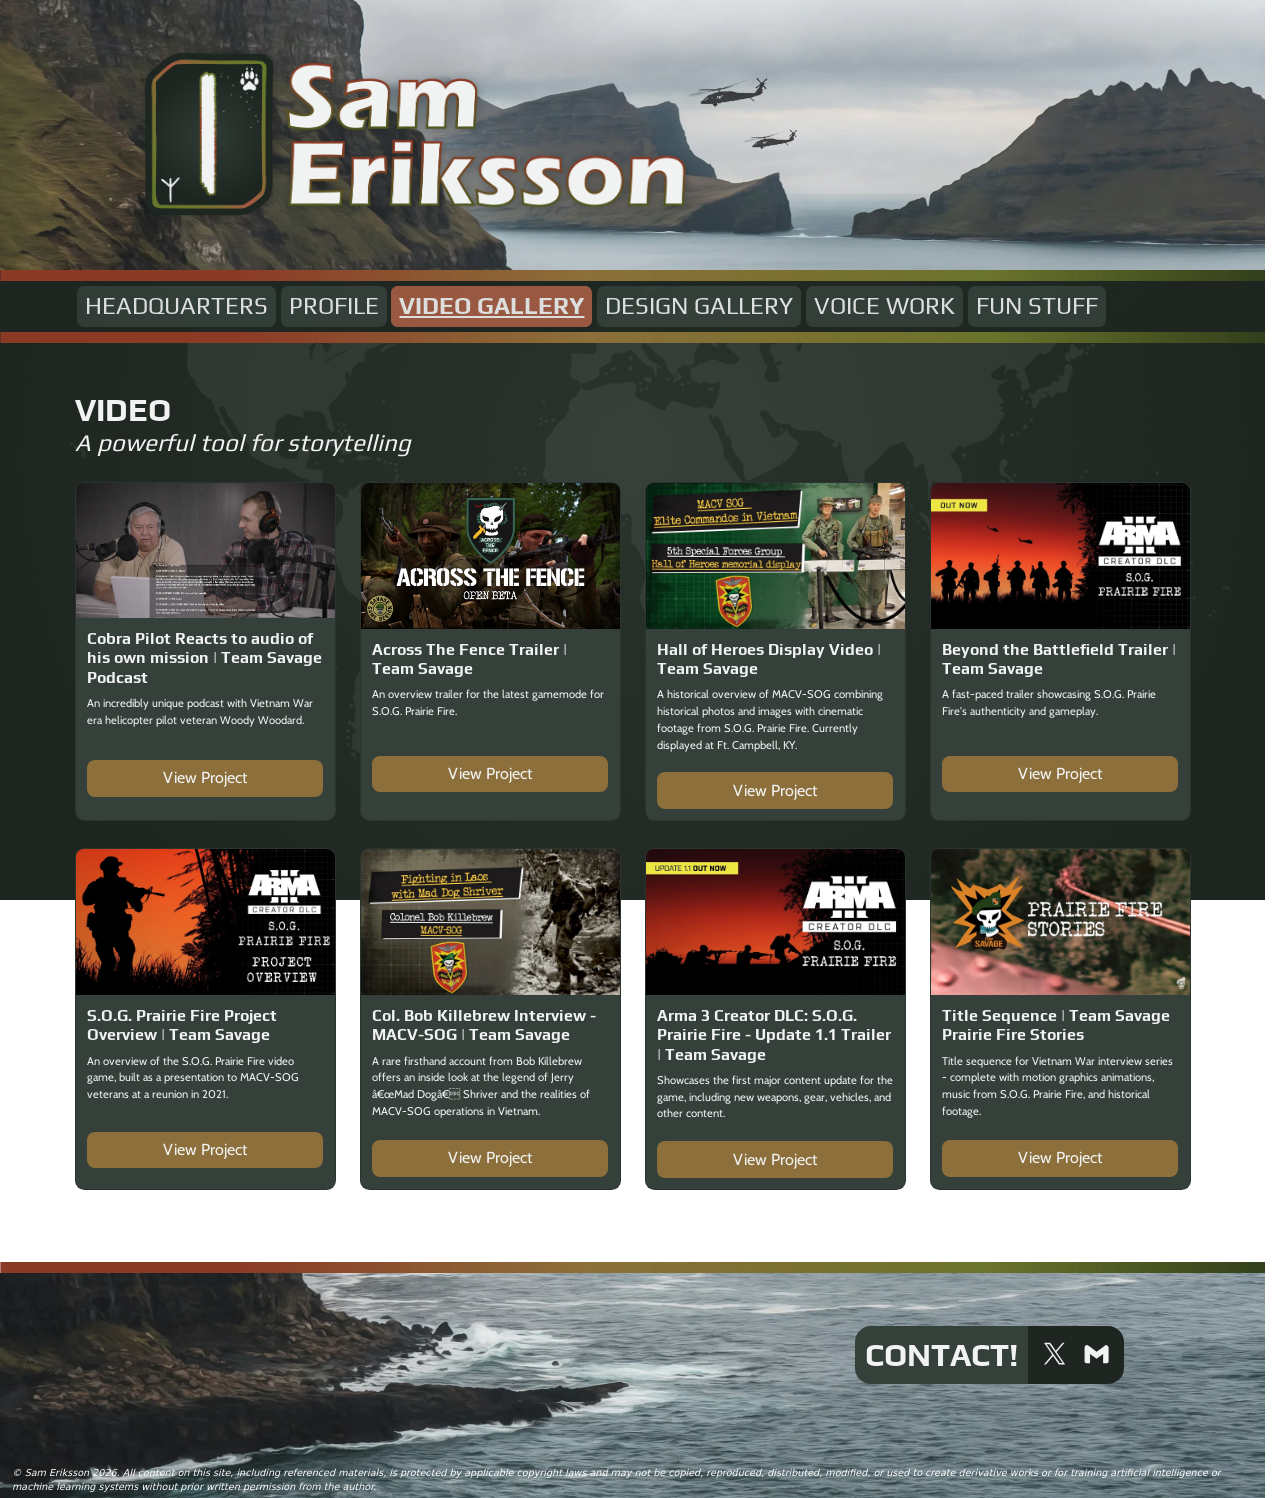
<file: videogallery.html>
<!DOCTYPE html>

<html lang="en">

	<head>
		<link href='https://cdn.knightlab.com/libs/soundcite/latest/css/player.css' rel='stylesheet' type='text/css'><script type='text/javascript' src='https://cdn.knightlab.com/libs/soundcite/latest/js/soundcite.min.js'></script>

		<link rel="stylesheet" href="https://cdnjs.cloudflare.com/ajax/libs/animate.css/4.1.1/animate.min.css"/>
		
		<meta name="viewport" content="width=device-width, initial-scale=1">

		<meta name="description" content="Voice Actor, artist, historical enthusiast who is passionate about storytelling and authenticity. Currently a member of Team Savage.">

		<title>Sam Eriksson</title>

		<link href="https://cdn.jsdelivr.net/npm/bootstrap@5.3.8/dist/css/bootstrap.min.css" rel="stylesheet" integrity="sha384-sRIl4kxILFvY47J16cr9ZwB07vP4J8+LH7qKQnuqkuIAvNWLzeN8tE5YBujZqJLB" crossorigin="anonymous">

		<meta property="og:image" content="https://nordtactics.github.io/images/thumbnail.webp">

		<link href="./styles/style.css" rel="stylesheet">

		<link rel="icon" href="images/favicon.ico" type="image/x-icon">

</head>
	
	<body>
		

		<!-- Hero Section -->
		<section id="" class="minihero">
			<div class="container h-40 d-flex align-items-left">
				<div class="text-center text-white">
					<img id="miniherologo" src="images/logoheader.webp"/>
					<!--<p class="lead mb-4">Crafting beautiful digital experiences</p>-->
				</div>
			</div>
		</section>
		<!-- Navigation -->
		<div class="container-fluid sticky-top navcontainer">
			<img id="colorbar" src="images/colorbar.webp"></img>

			<nav class="navbar navbar-expand-md navbar-dark justify-content-center sticky-top">
				
				<div class="container">

					<button class="navbar-toggler" type="button" data-bs-toggle="collapse" data-bs-target="#navbarNav" aria-controls="navbarNav" aria-expanded="false" aria-label="Toggle navigation">
						<span class="navbar-toggler-icon"></span>
								</button>

							<div class="collapse navbar-collapse" id="navbarNav">								<ul class="navbar-nav">
									<li class="nav-item">
										<a class="nav-link" href="index.html">HEADQUARTERS</a>
									</li>
									<li class="nav-item">
										<a href="profile.html" class="nav-link" href="#">PROFILE</a>
									</li>
									<li class="nav-item">
										<a class="nav-link selected" href="videogallery.html">VIDEO GALLERY</a>
									</li>
										<li class="nav-item">
										<a class="nav-link" href="designgallery.html">DESIGN GALLERY</a>
									</li>
									<li class="nav-item" href="#work">
										<a class="nav-link" href="voicework.html">VOICE WORK</a>
									</li>
									<li class="nav-item" href="#work">
										<a class="nav-link" href="fun.html">FUN STUFF</a>
									</li>
								</ul>
							</div>
					

				</div>
			</nav>
	        <img id="colorbar" src="images/colorbar.webp"></img>

		</div>

		<!-- Content -->

			<!-- Work Section -->
		<section id="work" class="py-5 sans-serif">
			<div class="container">
				<h2 class="headingwsubtitle animate__animated animate__fadeInUp">VIDEO</h2>
				<h4 class="animate__animated animate__fadeInUp">A powerful tool for storytelling</h2>

				<div class="row rowgap g-4">
					<!-- Work 1 -->
					<div class="col-md-3">
						<div class="card h-100 gallery-work-card m-auto">
							<img class="thumbnail" src="images/thumbs/woody.webp">
								<div class="card-body">
									<h2 class="card-title">Cobra Pilot Reacts to audio of his own mission | Team Savage Podcast</h2>
									<p class="card-text">An incredibly unique podcast with Vietnam War era helicopter pilot veteran Woody Woodard.</p>
									
								</div>
								<div class="card-body align-btn-low">
									<button type="button" class="btn btn-primary" data-bs-toggle="modal" data-bs-target="#p1DetailsModal">
										View Project
										</button>
								</div>
						</div>
					</div>

					<!-- Work 2 -->
					<div class="col-md-3">
						<div class="card h-100 gallery-work-card m-auto">
								<img class="thumbnail" src="images/thumbs/atf.webp">
									<div class="card-body">
										<h2 class="card-title">Across The Fence Trailer | Team Savage</h2>
										<p class="card-text">An overview trailer for the latest gamemode for S.O.G. Prairie Fire.</p>
									</div>
									<div class="card-body align-btn-low">
										<button type="button" class="btn btn-primary" data-bs-toggle="modal" data-bs-target="#p2DetailsModal">
											View Project
											</button>
									</div>
							</div>
					</div>

					<!-- Work 3 -->
					<div class="col-md-3">
							<div class="card h-100 gallery-work-card m-auto">
								<img class="thumbnail" src="images/thumbs/hh.webp">
									<div class="card-body">
										<h2 class="card-title">Hall of Heroes Display Video | Team Savage</h2>
										<p class="card-text">A historical overview of MACV-SOG combining historical photos and images with cinematic footage from S.O.G. Prairie Fire. Currently displayed at Ft. Campbell, KY.</p>

									</div>
									<div class="card-body align-btn-low">
									<button type="button" class="btn btn-primary" data-bs-toggle="modal" data-bs-target="#p3DetailsModal">
										View Project
										</button>
								</div>
							</div>
					</div>

					<!-- Work 4 -->
					<div class="col-md-3">
						<div class="card h-100 gallery-work-card m-auto">
							<img src="images/thumbs/btb.webp">
							<div class="card-body">
								<h2 class="card-title">Beyond the Battlefield Trailer | Team Savage</h2>
								<p class="card-text">A fast-paced trailer showcasing S.O.G. Prairie Fire's authenticity and gameplay.</p>
							</div>
							<div class="card-body align-btn-low">
								<button type="button" class="btn btn-primary" data-bs-toggle="modal" data-bs-target="#p4DetailsModal">
									View Project
								</button>
							</div>
						</div>
					</div>
					
				</div>
				<div class="row g-4">
					<!-- Work 5 -->
					<div class="col-md-3">
						<div class="card h-100 gallery-work-card m-auto">
							<img src="images/thumbs/proj.webp">
							<div class="card-body">
								<h2 class="card-title">S.O.G. Prairie Fire Project Overview | Team Savage</h2>
								<p class="card-text">An overview of the S.O.G. Prairie Fire video game, built as a presentation to MACV-SOG veterans at a reunion in 2021.</p>
							</div>
							<div class="card-body align-btn-low">
								<button type="button" class="btn btn-primary" data-bs-toggle="modal" data-bs-target="#p5DetailsModal">
									View Project
								</button>
							</div>
						</div>
					</div>
					<!-- Work 6 -->
					<div class="col-md-3">
						<div class="card h-100 gallery-work-card m-auto">
							<img src="images/thumbs/bob.webp">
							<div class="card-body">
								<h2 class="card-title">Col. Bob Killebrew Interview - MACV-SOG | Team Savage</h2>
								<p class="card-text">A rare firsthand account from Bob Killebrew offers an inside look at the legend of Jerry “Mad Dog” Shriver and the realities of MACV-SOG operations in Vietnam.</p>
							</div>
							<div class="card-body align-btn-low">
								<button type="button" class="btn btn-primary" data-bs-toggle="modal" data-bs-target="#p6DetailsModal">
									View Project
								</button>
							</div>
						</div>
					</div>
					<!-- Work 7 -->
					<div class="col-md-3">
						<div class="card h-100 gallery-work-card m-auto">
							<img src="images/thumbs/update1.1.webp">
							<div class="card-body">
								<h2 class="card-title">Arma 3 Creator DLC: S.O.G. Prairie Fire - Update 1.1 Trailer | Team Savage</h2>
								<p class="card-text">Showcases the first major content update for the game, including new weapons, gear, vehicles, and other content.</p>
							</div>
							<div class="card-body align-btn-low">
								<button type="button" class="btn btn-primary" data-bs-toggle="modal" data-bs-target="#p7DetailsModal">
									View Project
								</button>
							</div>
						</div>
					</div>
					<!-- Work 8 -->
					<div class="col-md-3">
						<div class="card h-100 gallery-work-card m-auto">
							<img src="images/thumbs/pfs.webp">
							<div class="card-body">
								<h2 class="card-title">Title Sequence | Team Savage Prairie Fire Stories</h2>
								<p class="card-text">Title sequence for Vietnam War interview series - complete with motion graphics animations, music from S.O.G. Prairie Fire, and historical footage.</p>
							</div>
							<div class="card-body align-btn-low">
								<button type="button" class="btn btn-primary" data-bs-toggle="modal" data-bs-target="#p8DetailsModal">
									View Project
								</button>
							</div>
						</div>
					</div>
					
				</div>	

			</div>
			<div class="row g-4">
				<div class="col-md-3">
			
					<br/>

			<!-- Modal Project 1 Details-->
			<div class="modal fade" id="p1DetailsModal" tabindex="-1" aria-labelledby="exampleModalLabel" aria-hidden="true">
			<div class="modal-dialog">
				<div class="modal-content">
				<div class="modal-header">
					<h1 class="modal-title fs-5" id="exampleModalLabel"></h1>
					<button type="button" class="btn-close" data-bs-dismiss="modal" aria-label="Close"></button>
				</div>
				<div class="modal-body  justify-content-center">
					<div class="container">
						<div class="row">
							<div class="col-md-8">
								
								<div class="modalvideo">
									<iframe class="spaceout" 
									data-src="https://www.youtube.com/embed/WcFWVOX9ofk?si=j7NJPGKdG7xYlM5q" 
									src=""
									title="YouTube video player" 
									frameborder="0" 
									allow="accelerometer; autoplay=1; clipboard-write; encrypted-media; gyroscope; picture-in-picture; web-share" referrerpolicy="strict-origin-when-cross-origin" allowfullscreen>
									</iframe>	
								<h2 class="headingspacer">Cobra Pilot Reacts to audio of his own mission</h2>
								<h3>Team Savage Archival Audio Project</h3>
									<p class="bottomspacer">Of all the projects I have worked on with Team Savage, this is one of the most meaningful I have had the opportunity to be part of. Several summers ago, I undertook the task of transcribing a chaotic and lengthy audio recording of a top secret combat mission in Laos conducted by members of MACV-SOG. I began this independently in my free time, with only limited background from articles and a podcast featuring John Plaster, who served as a Covey rider on the mission.
									<br/><br/>In this role, he operated from the back seat of a forward air controller OV-10 Bronco, helping coordinate air support for two reconnaissance teams on the ground deep in enemy territory. The mission was highly unusual. Two separate teams, miles apart, were compromised at the same time. Plaster and his pilot, Mike Cryer, alongside supporting elements flying A-1 Skyraider, UH-1 Huey helicopters from the 57th Assault Helicopter Company, and AH-1G Cobra gunships from the 361st Aerial Weapons Company, worked to hold off a large enemy force long enough to extract both teams.
									<br/><br/>Early in the engagement, David “Lurch” Mixter of Recon Team Colorado was killed when an NVA rocket struck him after he pushed teammate Lyn St. Laurent to the ground, saving his life.
									<br/><br/>A tape like this is exceedingly rare, as the nature of SOG operations prevented any photographs or recordings of this nature. Still, some crew members on board a 57th AHC helicopter let the tapes roll as the battle raged in the air and on the ground. Team Savage received our copy from Barry Lewis Subelsky, and our audio engineer Dennis Kahl cleaned up the tape. We received permission from Plaster to include the recordings in our video game, S.O.G. Prairie Fire, as a way to connect players to the history and the real men who ran these missions. 
									<br/><br/>The transcription process itself was demanding. The recording captured multiple overlapping radio transmissions with little context. I spent the summer listening repeatedly, working to identify voices, terminology, and the evolving battlefield situation. I received invaluable support from my friend and MACV-SOG veteran Don Haase, a former Huey crew chief, who helped interpret difficult segments and clarify operational details.
									<br/><br/>Years later, at a SOG reunion, I spoke with Colonel Barry Pencek, who connected me with Chief Warrant Officer 3 Woody Woodard, a Cobra pilot who had flown on the mission with the 361st in January 1971. After reaching out, Woody confirmed his involvement and invited me and our film specialist Paul Hildebrandt to his home. We spent an afternoon recording an interview and reviewing the original audio together. He was exceptionally generous with his time and insight, offering a deeper understanding of the air operations that shaped the mission.
									<br/><br/>Woody sadly passed away not long after, and this video was released in his honor. This project is intended to preserve and share the experiences of the aviators and recon teams involved, and to ensure their actions and sacrifices are remembered. I edited and assembled the footage from the interview and archival audio into the final piece, which we released on the Savage Game Design YouTube channel. We later had the opportunity to meet with Lyn St. Laurent for a similar recording, which is currently in production.
									</p>
								</div>
							</div>
						</div>	
					</div>
				</div>
				<div class="modal-footer">
					<button type="button" class="btn btn-secondary" data-bs-dismiss="modal">Close</button>
				</div>
				</div>
			</div>
			</div>
			<!-- Modal Project 2 Details-->
				<div class="modal fade" id="p2DetailsModal" tabindex="-1" aria-labelledby="exampleModalLabel" aria-hidden="true">
			<div class="modal-dialog">
				<div class="modal-content">
				<div class="modal-header">
					<h1 class="modal-title fs-5" id="exampleModalLabel"></h1>
					<button type="button" class="btn-close" data-bs-dismiss="modal" aria-label="Close"></button>
				</div>
				<div class="modal-body  justify-content-center">
					<div class="container">
						<div class="row">
							<div class="col-md-8">
								
								<div class="modalvideo">
									<iframe width="560" height="315" data-src="https://www.youtube.com/embed/nj5T0MYm0lQ?si=mM4EMMw5zrp8kwr2"
									src="" title="YouTube video player" frameborder="0" allow="accelerometer; autoplay; clipboard-write; encrypted-media; gyroscope; picture-in-picture; web-share" referrerpolicy="strict-origin-when-cross-origin" allowfullscreen></iframe>
								<h2 class="headingspacer">Across The Fence Trailer</h2>
								<h3>Team Savage S.O.G. Prairie Fire Gamemode Trailer</h3>
									<p class="bottomspacer">This is an overview trailer of Savage Game Design’s latest game mode for S.O.G. Prairie Fire: Across The Fence. To record the footage, I accompanied our developer team and friends on a mission and used Arma 3’s ‘Bulldozer’ developer camera to capture the team conducting reconnaissance on North Vietnamese forces.
									<br/><br/>I deeply enjoy creating cinematics like this. One of the key factors was keeping the intro segment short, hard hitting, and exciting. I synchronized shots from a recorded gameplay session with music from the game, and I am proud of how it turned out. It helped to work with an expert group of players from our developer reconnaissance team, RT Columbia, many of whom have met in real life. I also wanted to capture the energy of the in-game hint system, in which our voice acting team gets to portray SOG Veteran team leaders giving tactical advice to the player on missions.
									<br/><br/>Across The Fence is based on the book of the same name by John Stryker Meyer, who serves as a military advisor for S.O.G. Prairie Fire. The game mode allows players to conduct recon missions as commandos during the Vietnam War, featuring unique progression and gameplay mechanics such as unlockable skills, realistic enemy tactics, and a constant sense of operating deep in enemy territory while heavily outnumbered.
									</p>
								</div>	
							</div>
						</div>	
					</div>
				</div>
				<div class="modal-footer">
					<button type="button" class="btn btn-secondary" data-bs-dismiss="modal">Close</button>
				</div>
				</div>
			</div>
			</div>
		<!-- Modal Project 3 Details-->
			<div class="modal fade" id="p3DetailsModal" tabindex="-1" aria-labelledby="exampleModalLabel" aria-hidden="true">
				<div class="modal-dialog">
					<div class="modal-content">
					<div class="modal-header">
						<h1 class="modal-title fs-5" id="exampleModalLabel"></h1>
						<button type="button" class="btn-close" data-bs-dismiss="modal" aria-label="Close"></button>
					</div>
					<div class="modal-body  justify-content-center">
						<div class="container">
							<div class="row">
								<div class="col-md-8">
									
									<div class="modalvideo">
											<iframe width="560" height="315" data-src="https://www.youtube.com/embed/8CfROBFaedk?si=qZOE0wJO1yUXdnpR"
											src="" title="YouTube video player" frameborder="0" allow="accelerometer; autoplay; clipboard-write; encrypted-media; gyroscope; picture-in-picture; web-share" referrerpolicy="strict-origin-when-cross-origin" allowfullscreen></iframe>
										<h2 class="headingspacer">Hall of Heroes Display Video</h2>
										<h3>Team Savage MACV-SOG Tribute</h3>
											<p class="bottomspacer">Savage Game Design had the opportunity to contribute to a collaborative effort to create a museum exhibit focused on MACV-SOG, a highly-classified unit that conducted incredibly dangerous operations during the Vietnam War and pioneered many tactics, techniques, and procedures that would reach decades into the future of Special Operations history. 
											<br/><br/>My role within the project was to help produce and narrate the video components of the display. I adapted our original release trailer for S.O.G. Prairie Fire, filmed and edited by the legendary FlawlessWarGamer, into a historical overview of MACV-SOG, revising the copy, adding new narration, using photos and video provided by our veteran friends, adding footage from our podcasts with veterans, and including historical videos from the national archives. 
											<br/><br/>The intent was to help currently serving Special Forces soldiers understand the history and legacy of MACV-SOG. The video is displayed at the Hall of Heroes at Fort Campbell, home of the 5th Special Forces Group. I combined elements from our video game trailer with gameplay footage, historical footage, and audio elements to complete this project.
											<br/><br/>The display was a team effort, with contributions from many SOG Veterans, the Special Operations Association, the JFK Special Warfare Museum, USASOC and 5th SFG historians, Team Savage, and the Modern Forces Living History group. 
											<br/><br/>You can view the display's unveiling <a href="https://youtu.be/5sn6qmn6m1M?si=hHsdT7SvYc6leSl2">here</a>.
												<br/>
										</p>
									</div>
								</div>	
							</div>
						</div>
					</div>
						<div class="modal-footer">
							<button type="button" class="btn btn-secondary" data-bs-dismiss="modal">Close</button>
						</div>
					</div>
				</div>
			</div>
		<!-- Modal Project 4 Details-->
			<div class="modal fade" id="p4DetailsModal" tabindex="-1" aria-labelledby="exampleModalLabel" aria-hidden="true">
				<div class="modal-dialog">
					<div class="modal-content">
					<div class="modal-header">
						<h1 class="modal-title fs-5" id="exampleModalLabel"></h1>
						<button type="button" class="btn-close" data-bs-dismiss="modal" aria-label="Close"></button>
					</div>
					<div class="modal-body  justify-content-center">
						<div class="container">
							<div class="row">
								<div class="col-md-8">
									
									<div class="modalvideo">
										<iframe width="560" height="315" 
										data-src="https://www.youtube.com/embed/VVc1VDmOdhI?si=6hpAhSZ0oImOD4Rc"
										src="" title="YouTube video player" frameborder="0" allow="accelerometer; autoplay; clipboard-write; encrypted-media; gyroscope; picture-in-picture; web-share" referrerpolicy="strict-origin-when-cross-origin" allowfullscreen></iframe>										<h2 class="headingspacer">Beyond the Battlefield Trailer | S.O.G. Prairie Fire</h2>
										<h3>Team Savage gameplay & cinematic trailer</h3>
											<p class="bottomspacer">Using in game footage I captured for other Prairie Fire update trailers, along with gameplay sessions featuring members of Savage Game Design including myself, I produced a trailer highlighting S.O.G. Prairie Fire’s focus on simulation, authenticity, and cooperative gameplay within Arma 3.
											<br/><br/>My goal was to create a trailer that was visually engaging, fast paced, and exciting, while clearly reflecting our team’s passion for the project. I collaborated with Team Savage marketing specialist Mike, who put together the ending animation and helped with subtitles.
											<br/>
										</p>
									</div>
								</div>	
							</div>
						</div>
					</div>
						<div class="modal-footer">
							<button type="button" class="btn btn-secondary" data-bs-dismiss="modal">Close</button>
						</div>
					</div>
				</div>
			</div>
		<!-- Modal Project 5 Details-->
			<div class="modal fade" id="p5DetailsModal" tabindex="-1" aria-labelledby="exampleModalLabel" aria-hidden="true">
				<div class="modal-dialog">
					<div class="modal-content">
					<div class="modal-header">
						<h1 class="modal-title fs-5" id="exampleModalLabel"></h1>
						<button type="button" class="btn-close" data-bs-dismiss="modal" aria-label="Close"></button>
					</div>
					<div class="modal-body  justify-content-center">
						<div class="container">
							<div class="row">
								<div class="col-md-8">
									
									<div class="modalvideo">
										<iframe width="560" height="315" 
										data-src="https://www.youtube.com/embed/UnyZjtm1FGo?si=fYqIQ41K8euY-a3k"
										src="" title="YouTube video player" frameborder="0" allow="accelerometer; autoplay; clipboard-write; encrypted-media; gyroscope; picture-in-picture; web-share" referrerpolicy="strict-origin-when-cross-origin" allowfullscreen></iframe>										
										<h2 class="headingspacer">Project Overview - S.O.G. Prairie Fire | Team Savage</h2>
										<h3>Team Savage presentation for Vietnam Veteran Reunion</h3>
											<p class="bottomspacer">This video was created to introduce veterans of MACV-SOG at the 2021 Special Operations Association reunion to the S.O.G. Prairie Fire project. From the outset, Savage Game Design’s mission has been to preserve history and honor the real people and sacrifices behind the highly classified Secret War in Laos, Cambodia, and North Vietnam from 1965 to 1972.
											<br/><br/>A primary goal was to communicate that respect and authenticity to an audience that included veterans, as well as their families and close friends. I focused on conveying both the historical weight of the subject and our team’s commitment to telling these stories with care and accuracy. I also wanted to feature some reactions and reflections on the game from our veteran advisor team and footage from podcasts we have hosted. I handled narration, editing, and storyboarding for the video, and collaborated with the team on additional production elements.
											<br/><br/>I created this before having any formal training in video editing or media.
											<br/>
										</p>
									</div>
								</div>	
							</div>
						</div>
					</div>
						<div class="modal-footer">
							<button type="button" class="btn btn-secondary" data-bs-dismiss="modal">Close</button>
						</div>
					</div>
				</div>
			</div>
		<!-- Modal Project 6 Details-->
			<div class="modal fade" id="p6DetailsModal" tabindex="-1" aria-labelledby="exampleModalLabel" aria-hidden="true">
				<div class="modal-dialog">
					<div class="modal-content">
					<div class="modal-header">
						<h1 class="modal-title fs-5" id="exampleModalLabel"></h1>
						<button type="button" class="btn-close" data-bs-dismiss="modal" aria-label="Close"></button>
					</div>
					<div class="modal-body  justify-content-center">
						<div class="container">
							<div class="row">
								<div class="col-md-8">
									
									<div class="modalvideo">
										<iframe width="560" height="315" data-src="https://www.youtube.com/embed/lcCEp3kOCl8?si=NYhXFCl91g1Iw0Wu" src="" title="YouTube video player" frameborder="0" allow="accelerometer; autoplay; clipboard-write; encrypted-media; gyroscope; picture-in-picture; web-share" referrerpolicy="strict-origin-when-cross-origin" allowfullscreen></iframe>										
										<h2 class="headingspacer">Col. Bob Killebrew Interview - MACV-SOG | Team Savage</h2>
										<h3>Interview with MACV-SOG Veteran Bob Killebrew</h3>
											<p class="bottomspacer">As part of my historical work with Savage Game Design, I have had the opportunity to speak with veterans and help share their stories with a wider audience. Through our advisor Ken Bowra, we were connected with Bob Killebrew, whom I had the privilege of interviewing.
												<br/><br/>One of the most well known figures in MACV-SOG history is Jerry “Mad Dog” Shriver. Known for his intensity, fieldcraft, and deep connection with his Montagnard teammates, Shriver became a legendary figure after disappearing on a mission and never being recovered.
												<br/><br/>Colonel Killebrew served alongside Shriver and used this interview to share personal stories and reflections from that time. His perspective provides a rare firsthand window into the culture, relationships, and operational realities of SOG, as well as a more human understanding of one of its most enduring and mysterious figures. It was a unique opportunity to help document these experiences and a privilege to spend time hearing them directly.
												<br/><br/>Technical specifications: I screen-captured this video using Zoom and OBS, then edited it with Premiere Pro. I also planned the interview questions beforehand. 

										</p>
									</div>
								</div>	
							</div>
						</div>
					</div>
						<div class="modal-footer">
							<button type="button" class="btn btn-secondary" data-bs-dismiss="modal">Close</button>
						</div>
					</div>
				</div>
			</div>
			<!-- Modal Project 7 Details-->
			<div class="modal fade" id="p7DetailsModal" tabindex="-1" aria-labelledby="exampleModalLabel" aria-hidden="true">
				<div class="modal-dialog">
					<div class="modal-content">
					<div class="modal-header">
						<h1 class="modal-title fs-5" id="exampleModalLabel"></h1>
						<button type="button" class="btn-close" data-bs-dismiss="modal" aria-label="Close"></button>
					</div>
					<div class="modal-body  justify-content-center">
						<div class="container">
							<div class="row">
								<div class="col-md-8">
									
									<div class="modalvideo">
										<iframe width="560" height="315" data-src="https://www.youtube.com/embed/ML0cFF9_Q8c?si=LsCTak6XzB5QGy2S" src="" title="YouTube video player" frameborder="0" allow="accelerometer; autoplay; clipboard-write; encrypted-media; gyroscope; picture-in-picture; web-share" referrerpolicy="strict-origin-when-cross-origin" allowfullscreen></iframe>										
										<h2 class="headingspacer">Arma 3 Creator DLC: S.O.G. Prairie Fire - Update 1.1 Trailer | Team Savage</h2>
										<h3>Game update trailer</h3>
											<p class="bottomspacer">For this update trailer for S.O.G. Prairie Fire, I led storyboarding, in game filming and narration, while our film specialist Paul Hildebrandt spearheaded the editing and brought the final piece together with additional in-game footage. Working within Arma 3 and alongside Savage Game Design, this project was a collaborative effort focused on presenting new content in a clear and engaging way.
											<br/><br/>The goal was to generate excitement within the player base by highlighting new gameplay opportunities, including diver team operations, the introduction of civilian vehicles, and additional weapons.
											<br/><br/>My favorite shot in the trailer is the underwater diving team - it shifts from a view above the water at a PAVN navy dock to an underwater view showing underwater divers.
											<br/><br/>Fellow voice actor "Punisher" and other members of the team helped out with filming by playing characters in scenes in-game - we had some fun with this! Audio engineer Dennis Kahl produced custom audio stems for the project too, making it even more cohesive. 
										</p>
									</div>
								</div>	
							</div>
						</div>
					</div>
						<div class="modal-footer">
							<button type="button" class="btn btn-secondary" data-bs-dismiss="modal">Close</button>
						</div>
					</div>
				</div>
			</div>
			<!-- Modal Project 8 Details-->
			<div class="modal fade" id="p8DetailsModal" tabindex="-1" aria-labelledby="exampleModalLabel" aria-hidden="true">
				<div class="modal-dialog">
					<div class="modal-content">
					<div class="modal-header">
						<h1 class="modal-title fs-5" id="exampleModalLabel"></h1>
						<button type="button" class="btn-close" data-bs-dismiss="modal" aria-label="Close"></button>
					</div>
					<div class="modal-body  justify-content-center">
						<div class="container">
							<div class="row">
								<div class="col-md-8">
									
									<div class="modalvideo">
										<iframe width="560" height="315" data-src="https://www.youtube.com/embed/lcCEp3kOCl8?si=NYhXFCl91g1Iw0Wu" src="" title="YouTube video player" frameborder="0" allow="accelerometer; autoplay; clipboard-write; encrypted-media; gyroscope; picture-in-picture; web-share" referrerpolicy="strict-origin-when-cross-origin" allowfullscreen></iframe>										
										<h2 class="headingspacer">S.O.G. Prairie Fire Stories Title Sequence | Team Savage</h2>
										<h3>Motion graphics title sequence project</h3>
											<p class="bottomspacer">
											<p><em>S.O.G. Prairie Fire Stories</em> is a series of podcast-style interviews featuring Vietnam War Special Operations veterans. I helped plan and host the series alongside Team Savage CEO Rob Graham. In late 2025, I storyboarded and produced a title sequence using Adobe After Effects and Adobe Premiere Pro.</p>

											<p>The sequence incorporates historical footage from the National Archives, as well as footage captured by veteran advisors Don Haase and Jim Shorten-Jones during their service, later featured in the <em>S.O.G. Prairie Fire</em> video game. It also includes music from the game’s soundtrack and historical maps from the University of Texas Libraries. Radio communications used in the sequence are authentic recordings from pilot Ray Belz and a January 1971 tape provided by John Plaster and Barry Subelsky.</p>

											<p>My process began with detailed storyboarding, with a focus on capturing the visual tone of the Vietnam War era. The goal was to help audiences better connect the stories shared in the podcast with the historical reality of the conflict.</p>

											<p>I utilized keyframed animation techniques to mask and modify elements, applying motion, texture, and synchronization with the music track to create a cohesive sequence.</p>
												<div class="modal-body">
   													 <img src="images/titlesequence/character.webp" class="modal-img" alt="">
												</div>	
											<p>The sequence features a <a href="https://youtube.com/shorts/YKabjWhBIvA?si=sQhMjIO7h29Q776y" target="_blank" rel="noopener noreferrer">rigged character</a> based on the Team Savage logo. Starting from a layered Adobe Photoshop file, I separated elements into individual layers within After Effects. I then animated the logo to expand outward into a shellburst effect, with the monitor entering from the left and being crushed by the skull. I revealed the cracking effect by keyframing a mask path. Motion was refined using custom-timed keyframes, allowing elements to slightly overshoot and settle into place to simulate weight and realism.</p>
												<div class="modal-body">
   													 <img src="images/titlesequence/realstories.webp" class="modal-img" alt="">
												</div>	
											<p>The “REAL STORIES” stencil sequence was the most technically complex portion, requiring multiple layers and precompositions to properly render textures and effects. To achieve an authentic look, I recorded spray paint strokes in Photoshop and integrated that footage into the composition.</p>
												<div class="modal-body">
   													 <img src="images/titlesequence/redact.webp" class="modal-img" alt="">
												</div>	
											<p>The 3D “REDACTED” map sequence reflects the classified nature of MACV-SOG operations. Personnel involved in these missions were restricted from discussing them for decades. I used a CIA Atlas map from the University of Texas Libraries and keyframed 3D camera movements to create depth and motion. I also recorded custom marker sound effects and synchronized them and public domain typewriter audio with the animations. I used a screencapture of photoshop brushes to create the marker animations, then used a Luma key to remove the white photoshop canvas.</p>
												<div class="modal-body">
   													 <img src="images/thumbs/pfs.webp" class="modal-img" alt="">
												</div>	
											<p>The archival footage includes a range of sources, such as ranger patrols and equipment demonstrations. Two sequences stand out as authentic MACV-SOG footage: the Marble Mountain footage by Jim Shorten-Jones and the “string” extraction footage by Don Haase, featuring a SOG team being extracted on ropes hanging from a UH-1H helicopter.</p>
												<div class="modal-body">
   													 <img src="images/titlesequence/mm.webp" class="modal-img" alt="">
												</div>			
											<p>For the Marble Mountain segment, I created a hand-drawn illustration inspired by period news program visuals. I photographed the drawing, inverted the colors in After Effects, and applied a luma key to isolate the image. A looping turbulent displace randomized motion expression was added to replicate the subtle movement seen in period overlays.</p>
													<div class="modal-body">
   													 <img src="images/titlesequence/mm2.webp" class="modal-img" alt="">
												</div>	
											<p>The soundtrack required custom editing to achieve the desired pacing. I spliced sections of “Fire in the Sky” from the <em>S.O.G. Prairie Fire</em> soundtrack by aligning cuts with audio transients, allowing for a natural flow while preserving the intended tone. The track, created by originalsas, has also been used in other productions by our team.</p>
											<p>I was pleased with the <a href="https://www.youtube.com/watch?v=q7Fl3dmFK8E&feature=youtu.be" target="_blank" rel="noopener noreferrer" >final product</a>! It may still see further modifications for future iterations.</p>
										</p>
									</div>
								</div>	
							</div>
						</div>
					</div>
						<div class="modal-footer">
							<button type="button" class="btn btn-secondary" data-bs-dismiss="modal">Close</button>
						</div>
					</div>
				</div>
			</div>
		</section>

		<img id="colorbar" src="images/colorbar.webp"></img>

		<footer>
			<div class="container-fluid footernordic">
				<div class="row ">
					<div class="col-md-8"><p></p></div>
					<div class="col-md-4">
					</div>
				</div>
				<div class="row ">
					<div class="col-md-8"></div>
					<div class="col-md-4">
						<h2 class="contactbuttonlightside">CONTACT!</h2>
						<h2 class="contactbutton">
							<a href="https://x.com/NordTactics" target="_blank" class="footer-link">
								<!-- <img class=iconinline src="icons/bx-twitter-x.svg"> -->
								 <svg xmlns="http://www.w3.org/2000/svg" viewBox="0 0 24 24" width="24" height="24" fill="currentColor"class="iconinline"><g fill="currentColor"><!--Boxicons v3.0.8 https://boxicons.com | License  https://docs.boxicons.com/free--><path d="M13.68 10.62 20.24 3h-1.55L13 9.62 8.45 3H3.19l6.88 10.01L3.19 21h1.55l6.01-6.99 4.8 6.99h5.24l-7.13-10.38Zm-2.13 2.47-.7-1-5.54-7.93H7.7l4.47 6.4.7 1 5.82 8.32H16.3z"></path></g></svg>
							</a>
							<!-- <a href="mailto:nordtacticsnwg@gmail.com">
								<img class=iconinline src="icons/bx-gmail.svg">
							</a> -->
							<a href="mailto:nordtacticsnwg@gmail.com" target="_blank" class="footer-link">
								<svg xmlns="http://www.w3.org/2000/svg" viewBox="0 0 24 24" width="24" height="24" fill="currentColor" class="iconinline"><g fill="currentColor"><!--Boxicons v3.0.8 https://boxicons.com | License  https://docs.boxicons.com/free--><path d="m18.73 5.41-1.28 1L12 10.46 6.55 6.37l-1.28-1A2 2 0 0 0 2 7.05v11.59A1.36 1.36 0 0 0 3.36 20h3.19v-7.72L12 16.37l5.45-4.09V20h3.19A1.36 1.36 0 0 0 22 18.64V7.05a2 2 0 0 0-3.27-1.64"></path></g></svg>								</a>
						</h2>
					</div>
				</div>
				<div class="row h-40 ">
					
				</div>
				<div class="row align-items-end">
					<div class="col-md-12">
						<p class="d-flex align-self-end lowercr">&copy Sam Eriksson 2026. All content on this site, including referenced materials, is protected by applicable copyright laws and may not be copied, reproduced, distributed, modified, or used to create derivative works or for training artificial intelligence or machine learning systems without prior written permission from the author.</p>
					</div>
				</div>
			</div>
			
		</footer>
		<script src="https://cdn.jsdelivr.net/npm/bootstrap@5.3.8/dist/js/bootstrap.bundle.min.js"></script>
		<script src="https://code.jquery.com/jquery-3.6.0.min.js"></script>
		<script>
				$(document).ready(function () {

					$(".modal").on("show.bs.modal", function () {
						var $if = $(this).find('iframe');
						var src = $if.attr("data-src");

						if ($if.attr("src") !== src) {
							$if.attr("src", src);
						}
					});

					$(".modal").on("hidden.bs.modal", function () {
						var $if = $(this).find('iframe');
						$if.attr("src", "");
					});

					// Carousel height normalization
					const cards = document.querySelectorAll('.carousel-item');
					const carousel = document.querySelector('.carousel-inner');

					if (carousel && cards.length > 0) {
						const heights = Array.from(cards).map(card => {
							const isHidden = !card.classList.contains('active');

							if (isHidden) {
								card.style.display = 'block';
								card.style.visibility = 'hidden';
								card.style.position = 'absolute';
							}

							const height = card.clientHeight;

							if (isHidden) {
								card.style.display = '';
								card.style.visibility = '';
								card.style.position = '';
							}

							return height;
						});

						const tallestHeight = Math.max(...heights, 0);
						carousel.style.minHeight = tallestHeight + 'px';
					}
					
				});
			</script>
</body>
	</body>
</html>
</file>
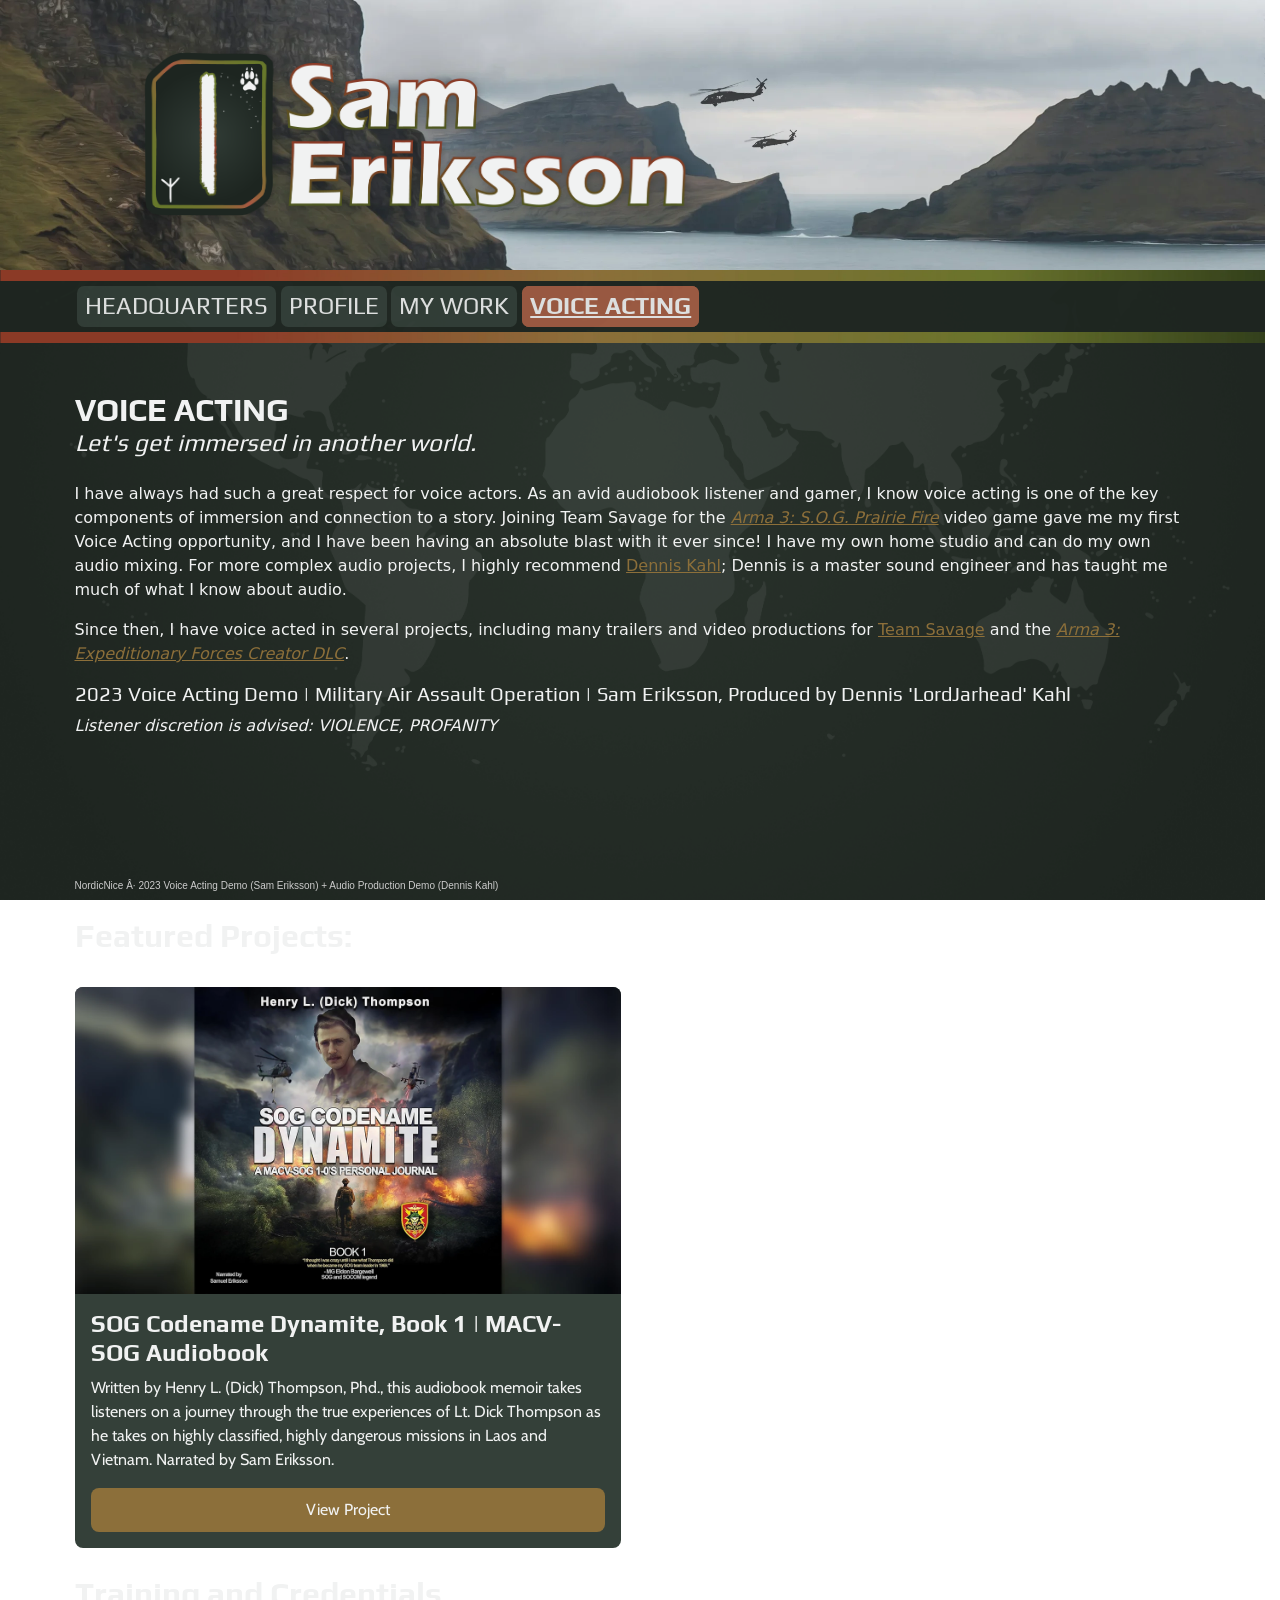
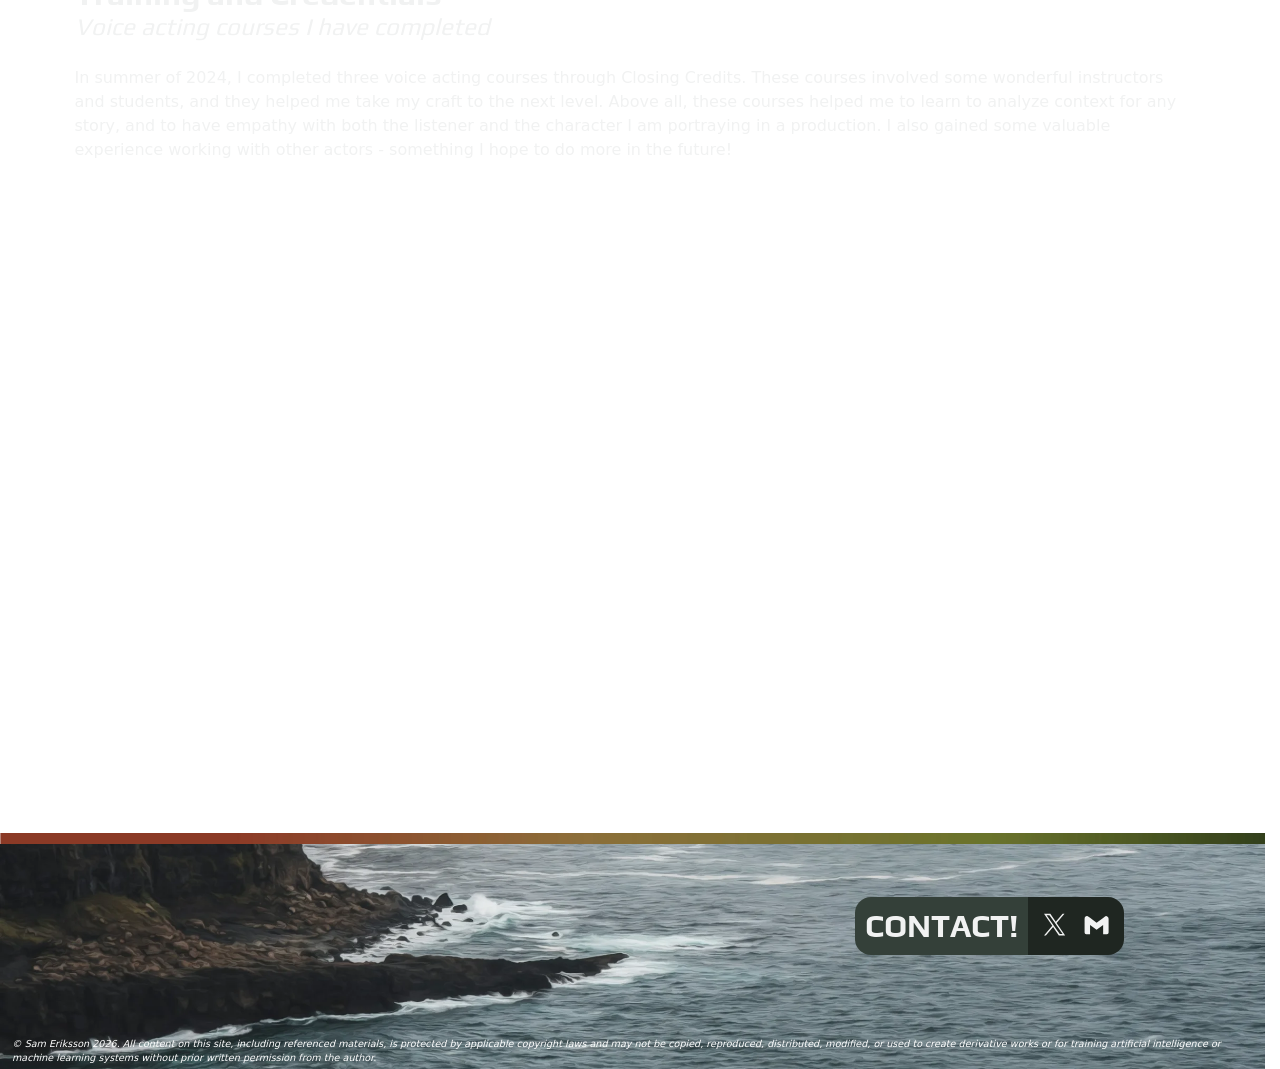
<file: voice.html>
<!DOCTYPE html>

<html lang="en">

	<head>
		<link href='https://cdn.knightlab.com/libs/soundcite/latest/css/player.css' rel='stylesheet' type='text/css'><script type='text/javascript' src='https://cdn.knightlab.com/libs/soundcite/latest/js/soundcite.min.js'></script>

		<link rel="stylesheet" href="https://cdnjs.cloudflare.com/ajax/libs/animate.css/4.1.1/animate.min.css"/>
		
		<meta name="viewport" content="width=device-width, initial-scale=1">

		<meta name="description" content="Voice Actor, artist, historical enthusiast who is passionate about storytelling and authenticity. Currently a member of Team Savage.">

		<title>Sam Eriksson</title>

		<link href="https://cdn.jsdelivr.net/npm/bootstrap@5.3.8/dist/css/bootstrap.min.css" rel="stylesheet" integrity="sha384-sRIl4kxILFvY47J16cr9ZwB07vP4J8+LH7qKQnuqkuIAvNWLzeN8tE5YBujZqJLB" crossorigin="anonymous">

		<meta property="og:image" content="https://nordtactics.github.io/images/thumbnail.webp">

		<link href="./styles/style.css" rel="stylesheet">

		<link rel="icon" href="images/favicon.ico" type="image/x-icon">

</head>
	
	<body>
		

		<!-- Hero Section -->
		<section id="" class="minihero">
			<div class="container h-40 d-flex align-items-left">
				<div class="text-center text-white">
					<img id="miniherologo" src="images/logoheader.webp"/>
					<!--<p class="lead mb-4">Crafting beautiful digital experiences</p>-->
				</div>
			</div>
		</section>
		<!-- Navigation -->
		<div class="container-fluid sticky-top navcontainer">
			<img id="colorbar" src="images/colorbar.webp"></img>

			<nav class="navbar navbar-expand-md navbar-dark justify-content-center sticky-top">
				
				<div class="container">

					<button class="navbar-toggler" type="button" data-bs-toggle="collapse" data-bs-target="#navbarNav" aria-controls="navbarNav" aria-expanded="false" aria-label="Toggle navigation">
						<span class="navbar-toggler-icon"></span>
								</button>

							<div class="collapse navbar-collapse" id="navbarNav">								<ul class="navbar-nav">
									<li class="nav-item">
										<a class="nav-link " href="index.html">HEADQUARTERS</a>
									</li>
									<li class="nav-item">
										<a href="profile.html" class="nav-link " href="#">PROFILE</a>
									</li>
									<li class="nav-item">
										<a class="nav-link" href="gallery.html">MY WORK</a>
									<li class="nav-item">
										<a class="nav-link selected" href="voice.html">VOICE ACTING</a>
									</li>
								</ul>
							</div>
					

				</div>
			</nav>
	        <img id="colorbar" src="images/colorbar.webp"></img>
		</div>

		<!-- Content -->

			<!--KEEP Work Section -->
		<section id="work" class="py-5 sans-serif">
			<div class="container">
				<h2 class="headingwsubtitle animate__animated animate__fadeInUp">VOICE ACTING</h2>
				<h4 class="animate__animated animate__fadeInUp">Let's get immersed in another world.</h2>
				<p>I have always had such a great respect for voice actors. As an avid audiobook listener and gamer, I know voice acting is one of the key components of immersion and connection to a story. Joining Team Savage for the <a href="https://store.steampowered.com/agecheck/app/1227700/" target="blank"><em>Arma 3: S.O.G. Prairie Fire</em></a> video game gave me my first Voice Acting opportunity, and I have been having an absolute blast with it ever since! I have my own home studio and can do my own audio mixing. For more complex audio projects, I highly recommend <a href="https://www.dktoneworks.com/" target="blank">Dennis Kahl</a>; Dennis is a master sound engineer and has taught me much of what I know about audio.</p>
				<p>Since then, I have voice acted in several projects, including many trailers and video productions for <a href="https://www.youtube.com/@SavageGameDesign" target="blank">Team Savage</a> and the <a href="https://store.steampowered.com/app/2647830/Arma_3_Creator_DLC_Expeditionary_Forces/" target="blank"><em>Arma 3: Expeditionary Forces Creator DLC</em></a>.</p>
				<h5>2023 Voice Acting Demo | Military Air Assault Operation | Sam Eriksson, Produced by Dennis 'LordJarhead' Kahl</h5>
				<p><em>Listener discretion is advised: VIOLENCE, PROFANITY</em></p>
				<div class="row rowgap g-4">
					<!-- Work 5 -->
					<iframe width="100%" height="100" scrolling="no" frameborder="no" allow="autoplay; encrypted-media" src="https://w.soundcloud.com/player/?url=https%3A//api.soundcloud.com/tracks/soundcloud%3Atracks%3A2324521709%3Fsecret_token%3Ds-BN8oxeLR1Py&color=%23344039&auto_play=false&hide_related=false&show_comments=true&show_user=true&show_reposts=false&show_teaser=true&visual=true"></iframe><div style="font-size: 10px; color: #cccccc;line-break: anywhere;word-break: normal;overflow: hidden;white-space: nowrap;text-overflow: ellipsis; font-family: Interstate,Lucida Grande,Lucida Sans Unicode,Lucida Sans,Garuda,Verdana,Tahoma,sans-serif;font-weight: 100;"><a href="https://soundcloud.com/nordicnice-330880991" title="NordicNice" target="_blank" style="color: #cccccc; text-decoration: none;">NordicNice</a> · <a href="https://soundcloud.com/nordicnice-330880991/2023-voice-acting-demo-sam/s-BN8oxeLR1Py" title="2023 Voice Acting Demo (Sam Eriksson) + Audio Production Demo (Dennis Kahl)" target="_blank" style="color: #cccccc; text-decoration: none;">2023 Voice Acting Demo (Sam Eriksson) + Audio Production Demo (Dennis Kahl)</a></div>
					<h2 class="animate__animated animate__fadeInUp">Featured Projects:</h2>

					<div class="col-md-6">
						<div class="card h-100 work-card m-auto">
							<img src="images/thumbs/cd1.webp">
							<div class="card-body">
								<h2 class="card-title">SOG Codename Dynamite, Book 1 | MACV-SOG Audiobook</h2>
								<p class="card-text">Written by Henry L. (Dick) Thompson, Phd., this audiobook memoir takes listeners on a journey through the true experiences of Lt. Dick Thompson as he takes on highly classified, highly dangerous missions in Laos and Vietnam. Narrated by Sam Eriksson.</p>
							</div>
							<div class="card-body align-btn-low">
								<button type="button" class="btn btn-primary" data-bs-toggle="modal" data-bs-target="#p5DetailsModal">
									View Project
								</button>
							</div>
						</div>
					</div>				
				</div>	
				<h2 class="headingwsubtitle animate__animated animate__fadeInUp">Training and Credentials</h2>
				<h4 class="animate__animated animate__fadeInUp">Voice acting courses I have completed</h2>
				<p>In summer of 2024, I completed three voice acting courses through Closing Credits. These courses involved some wonderful instructors and students, and they helped me take my craft to the next level. Above all, these courses helped me to learn to analyze context for any story, and to have empathy with both the listener and the character I am portraying in a production. I also gained some valuable experience working with other actors - something I hope to do more in the future!</p>
				<iframe src="images/Eriksson_ClosingCredits.pdf" width="100%" height="600px" style="border: none;"></iframe>

			</div>
		<!-- Modal Project 5 Details-->
			<div class="modal fade" id="p5DetailsModal" tabindex="-1" aria-labelledby="exampleModalLabel" aria-hidden="true">
				<div class="modal-dialog">
					<div class="modal-content">
					<div class="modal-header">
						<h1 class="modal-title fs-5" id="exampleModalLabel"></h1>
						<button type="button" class="btn-close" data-bs-dismiss="modal" aria-label="Close"></button>
					</div>
					<div class="modal-body  justify-content-center">
						<div class="container">
							<div class="row">
								<div class="col-md-8">
									
									<div class="modalvideo">
											<div class="modal-body">
   												<img src="images/cd1full.webp" class="modal-img" alt="">
											</div>						
										<h2 class="headingspacer">SOG Codename Dynamite, Book 1 | MACV-SOG Audiobook</h2>
										<h3>Written by Henry L. (Dick) Thompson, Phd.</h3>
											<p class="bottomspacer">SOG history is a deep passion of mine, so when I was given the opportunity to help Lieutenant Colonel Dick Thompson bring his legendary book, <a href="https://www.audible.com/pd/SOG-Codename-Dynamite-Book-1-Audiobook/B0G54DCS2Z" target="blank"><em>SOG Codename Dynamite: A MACV-SOG 1-0's Personal Journal</em></a>, to audiobook format, I was beyond honored. This was my first major audiobook project, and I wanted to provide the highest quality narration and performance possible for the many passionate listeners who care deeply about SOG history, especially the veterans whose stories are told in this book, including those who are no longer with us.
											<br/><br/>I came into this project with several years of SOG history research, along with firsthand experience getting to know SOG veterans at reunions each year. I had also previously worked on SOG voice acting for the <em>S.O.G. Prairie Fire</em> video game, which helped inform my approach to tone, authenticity, and delivery. I was fortunate to be able to leverage my military experience, SOG history prior knowledge, and other resources to help aid in authentic delivery. I put every ounce of passion I have for Vietnam War and Special Operations history into this performance.
											<br/><br/>As for the technical side, this was the most ambitious audio project I have ever taken on. It was an incredible opportunity to learn everything from setting up Reaper as a digital audio workstation for punch and roll recording, to building a proper home studio environment that reduced reverb and created a better listening experience for the audience. I utilized an audio interface and condenser microphone for this project.
											<br/><br/>I also learned a great deal about post production, including applying plugins from the iZotope series, editing out plosives, clicks, and other unwanted sounds, and maintaining consistent quality throughout the full audiobook. The final mastering was done by my good friend Dennis Kahl, also known as Lord Jarhead, who created much of the audio for the <em>S.O.G. Prairie Fire</em> video game and is well known in the Arma community for his JSRS sound mod. 
											Dennis also provided invaluable technical advice for the project. I am very grateful for his insight!
											<br/><br/>The performance itself was one of the greatest learning opportunities I have had as a voice actor. I had the opportunity to really dial in the narration so that it captured the story with authenticity and respect for the history behind it, while also bringing out Dick Thompson’s dry humor and the intensity of the combat segments.
											<br/><br/>This book covers some dark, emotionally heavy, and sometimes graphic content that exemplifies raw survival mindset of a soldier at war. The combat segments were especially intense to narrate. Dick encouraged me to help convey what these warriors experienced on the ground, and what it was like to communicate with support assets during life or death situations against overwhelming enemy forces. His writing is gripping, raw, and hard hitting. His experiences show the almost unbelievable reality SOG operators faced every day. For them, it was just another day in SOG.
											<br/><br/>Dick gave me explicit instructions to turn up the intensity and volume during SOG Prairie Fire emergencies to help convey the chaos and urgency of those moments. I did my best to bring that intensity into the performance while still honoring the men and the history behind the book.
											<br/><br/><em>Codename Dynamite, Book 1</em> is raw, real, and does not hold back. As Dick says, this book is not for the faint of heart. I recorded the performance with an audience of historical enthusiasts interested in the Vietnam War and Special Operations. It was a great honor to be part of this project, and I look forward to taking on future audiobook work.</p>
											<br/><br/><a href="https://www.audible.com/pd/SOG-Codename-Dynamite-Book-1-Audiobook/B0G54DCS2Z" target="_blank" rel="noopener"><em>SOG Codename Dynamite</em> is available on Audible. </a>
											</div>
								</div>	
							</div>
						</div>
					</div>
						<div class="modal-footer">
							<button type="button" class="btn btn-secondary" data-bs-dismiss="modal">Close</button>
						</div>
					</div>
				</div>
			</div>
		</div>
		</section>

		<img id="colorbar" src="images/colorbar.webp"></img>

		<footer>
			<div class="container-fluid footernordic">
				<div class="row ">
					<div class="col-md-8"><p></p></div>
					<div class="col-md-4">
					</div>
				</div>
				<div class="row ">
					<div class="col-md-8"></div>
					<div class="col-md-4">
						<h2 class="contactbuttonlightside">CONTACT!</h2>
						<h2 class="contactbutton">
							<a href="https://x.com/NordTactics" target="_blank" class="footer-link">
								<!-- <img class=iconinline src="icons/bx-twitter-x.svg"> -->
								 <svg xmlns="http://www.w3.org/2000/svg" viewBox="0 0 24 24" width="24" height="24" fill="currentColor"class="iconinline"><g fill="currentColor"><!--Boxicons v3.0.8 https://boxicons.com | License  https://docs.boxicons.com/free--><path d="M13.68 10.62 20.24 3h-1.55L13 9.62 8.45 3H3.19l6.88 10.01L3.19 21h1.55l6.01-6.99 4.8 6.99h5.24l-7.13-10.38Zm-2.13 2.47-.7-1-5.54-7.93H7.7l4.47 6.4.7 1 5.82 8.32H16.3z"></path></g></svg>
							</a>
							<!-- <a href="mailto:nordtacticsnwg@gmail.com">
								<img class=iconinline src="icons/bx-gmail.svg">
							</a> -->
							<a href="mailto:nordtacticsnwg@gmail.com" target="_blank" class="footer-link">
								<svg xmlns="http://www.w3.org/2000/svg" viewBox="0 0 24 24" width="24" height="24" fill="currentColor" class="iconinline"><g fill="currentColor"><!--Boxicons v3.0.8 https://boxicons.com | License  https://docs.boxicons.com/free--><path d="m18.73 5.41-1.28 1L12 10.46 6.55 6.37l-1.28-1A2 2 0 0 0 2 7.05v11.59A1.36 1.36 0 0 0 3.36 20h3.19v-7.72L12 16.37l5.45-4.09V20h3.19A1.36 1.36 0 0 0 22 18.64V7.05a2 2 0 0 0-3.27-1.64"></path></g></svg>								</a>
						</h2>
					</div>
				</div>
				<div class="row h-40 ">
					
				</div>
				<div class="row align-items-end">
					<div class="col-md-12">
						<p class="d-flex align-self-end lowercr">&copy Sam Eriksson 2026. All content on this site, including referenced materials, is protected by applicable copyright laws and may not be copied, reproduced, distributed, modified, or used to create derivative works or for training artificial intelligence or machine learning systems without prior written permission from the author.</p>
					</div>
				</div>
			</div>
			
		</footer>
		<script src="https://cdn.jsdelivr.net/npm/bootstrap@5.3.8/dist/js/bootstrap.bundle.min.js"></script>
		<script src="https://code.jquery.com/jquery-3.6.0.min.js"></script>
		<script>
				$(document).ready(function () {

					$(".modal").on("show.bs.modal", function () {
						var $if = $(this).find('iframe');
						var src = $if.attr("data-src");

						if ($if.attr("src") !== src) {
							$if.attr("src", src);
						}
					});

					$(".modal").on("hidden.bs.modal", function () {
						var $if = $(this).find('iframe');
						$if.attr("src", "");
					});

					// Carousel height normalization
					const cards = document.querySelectorAll('.carousel-item');
					const carousel = document.querySelector('.carousel-inner');

					if (carousel && cards.length > 0) {
						const heights = Array.from(cards).map(card => {
							const isHidden = !card.classList.contains('active');

							if (isHidden) {
								card.style.display = 'block';
								card.style.visibility = 'hidden';
								card.style.position = 'absolute';
							}

							const height = card.clientHeight;

							if (isHidden) {
								card.style.display = '';
								card.style.visibility = '';
								card.style.position = '';
							}

							return height;
						});

						const tallestHeight = Math.max(...heights, 0);
						carousel.style.minHeight = tallestHeight + 'px';
					}
					
				});
			</script>
</body>
	</body>
</html>
</file>
<file: styles/style.css>
@import url('https://fonts.googleapis.com/css2?family=Black+Ops+One&family=Cabin:ital,wght@0,400..700;1,400..700&family=Parisienne&display=swap');
@import url('https://fonts.googleapis.com/css2?family=Play:wght@400;700&display=swap');

:root {
    --bg-color: #1F2621;
    --bg-color2: #344039;
    --text-color: #F1F2F2;
    --h-color1: #8C6F3A;
    --h-color2: #6A732C;
    --h-color3: #A65E44;
    --bg-color3: #4D5920;
}
/* 
#F1F2F2 - marble
#1F2621 - slate
#8C6F3A - lichen green
#6A732C - lichen amber
#A65E44 - lichen red 
#38401A - moss green
*/

/* Hero Section */
body{
    background-color: var(--bg-color2);
    color: var(--text-color);

    overflow-x: hidden;

    
}
.hero-section {
    background: url(../images/nordic.webp);
    background-size: cover;
    background-position: 50% 50%;
    height: 100vh;
    display: flex;
    align-items: center;
    justify-content: center;
    color: white;
    
}
.minihero {
    background: url(../images/nordic.webp);
    background-size: cover;
    background-position: 50% 63%;
    height:30vh;
    display: flex;
    align-items: left;
    justify-content: center;
    color: white;
    
}

#miniherologo {
  width: auto; 
  height: 30vh; 
  justify-content: center;
}

.modal-img {
    display: block;
    max-width: 100%;
    height: auto;
    margin: 0 auto;
}

.fun-img {
    display: flex;
    flex-direction: column;
	justify-content: space-evenly;
    max-width: 100%;
    height: auto;
    margin: 0 auto;
    border-radius: 1em;
}

.funrow {
    background-color: var(--bg-color2);
    padding: 1em;
    border-radius: 1em;
    margin-bottom: 1em;
}
.sam-img {
    display: block;
    max-width: 100%;
    height: auto;
    margin: 0 auto;
}

.modalvideo iframe {
    width: 100%;
    height: 100%;
    display: flex;
    border: 0;
    justify-content: center;
}

.spaceout {
    padding-bottom: 1em;
}

html {
    scrollbar-gutter: stable;
    background-color: var(--bg-color2);
    background: url(../images/BGWorld.webp);
    background-size: cover;
    background-position: top center;
    background-attachment:fixed;
}

body {
    background-attachment: fixed;
    background: transparent;
}

body.modal-open {
    padding-right: 0 !important;
}

.modalvideo {
    width:55vw;
    aspect-ratio: 16 / 9;
    margin: 0 auto;
}

.modal-dialog {
    display: flex;
    min-width: 60vw;
}

.modal-body img {
    width: 100%;
}

.modal-backdrop {
  background-color: var(--bg-color);
}

.modal-header {
    background-color: var(--bg-color2);
    color: var(--text-color);
}

.modal-footer {
    background-color: var(--bg-color2);
    color: var(--text-color);
}

.modal-body {
    background-color: var(--bg-color);
    color: var(--text-color);
    /* background: url(../images/BGWorld.webp); */
    background-size: cover;
    background-position: top center;
    background-attachment:fixed;
    background-blend-mode: multiply;
}

.btn-close {
    filter:invert(100%);
}

.bg-light {
    background-color: red;
}

.hero-section h1 {
    font-family: 'Play', serif;
}

h2, h3, h4, h5 {
    font-family: 'Play', serif;
    display:block;
}

h4 {
    font-style: italic;
    margin-top: 0em !important;
    margin-bottom: 1em;
}

a {
    color: var(--h-color1)
}

.headingwsubtitle {
    margin-bottom: 0.0em !important;
}

a:hover {
    color: var(--h-color2);
    transition: all 0.2s ease;

}

.headingspacer {
    margin-top: 0.4em;
}

.listblock {
    display: block;
}

.listitem {
    display:inline;
    font-weight: bold;
    font-size: 1.1em;
}
.bottomspacer {
    margin-bottom: 1.5em;
}

.hero-section .lead {
    font-size: 1.5rem;
}

.work-card img {
    height: auto;
    object-fit: cover;
    border-top-left-radius: 0.5em;
    border-top-right-radius: 0.5em;
    opacity: 100%;

}

.work-card {
    font-family: 'Cabin', sans-serif;
    background-color: var(--bg-color2);
    color: var(--text-color);
    opacity: 100%;
    border-radius: 0.5em;
    border: none;
    max-width: 65vw;
    margin: 0 auto;
    
}

.collapse-card {
    font-family: 'Cabin', sans-serif;
    background-color: var(--bg-color2);
    color: var(--text-color);
}


.card-title {
    color: var(--text-color);
    font-size: 1.5em;
}

h2 {
    font-weight: 700;
    color: var(--text-color);
}

.btn {
    background-color: var(--h-color1);
    color: var(--text-color);
    border-radius: 0.5em;
    border: none;
    padding: 10px 20px;
    font-size: 1rem;
    --bs-btn-hover-bg: var(--h-color2);
}

.btn:hover {
    transform: translateY(-1px); 
    transition: all 0.2s ease;
}

/* NAVBAR */

.selected {
    font-weight:600;
    text-decoration:underline ;
    outline: 0.15em solid var(--h-color3);
    outline-offset: -0.15em;
    border-radius: inherit;
    display: block;
    background-color: var(--h-color3) !important;
    --bs-navbar-hover-color: var(--text-color) !important;

}

.selected:hover {
    filter: brightness(1.2);
    transform: translateY(-1px); 
    transition: all 0.2s ease;
    color:white;
    
    
}

nav.navbar {
    background-color: var(--bg-color);
    opacity: 0.9;
    border-radius: 0em;
    border: none;
    
}

.navbar {
    --bs-navbar-color: var(--text-color);
    font-family: 'Play', sans-serif;
    --bs-navbar-padding-y: 0rem;
    font-size: x-large;
    white-space: nowrap;
}

.navbar .nav-link {
    padding: 0.1em;
    border-radius: 0.3em;
    background-color: var(--bg-color2);
    margin-right: 0.1em;
    margin-left: 0.1em;
    margin-top: 0.2em;
    margin-bottom: 0.2em;
    white-space: nowrap;
}

.navbar .nav-link:hover {
    filter brightness(1.2);
    transform: translateY(-1px); 
    transition: all 0.2s ease;
    background-color: var(--h-color2);
    color:white
}

.custom-toggler.navbar-toggler {
           border-color: var(--h-color1);
       }

.container-fluid {
    padding-right: 0em;
    padding-left: 0em;
}
#colorbar {
  display: block;
  width: 100%;
    height: 0.7em;

}

.thin {
    border: none;
    margin: 0;
    padding: 0;
    height: 0.7em;

}

#herologo {
    width: 65vw; 
  height: auto; 
}

/* Slider */
/* .gallery-body {
    background-color: var(--bg-color2);
    color: var(--text-color);
    background: url(../images/BGWorld.webp);
    background-size: cover;
    background-position: top center;
    background-attachment:fixed;
    width:100%;
    height:auto;
    flex-direction: column;
    align-items: center;
    justify-content: center;
}


.container-gallery {
    width: 100%;
    margin-top: 10vh;
    padding: 0 10px;
    overflow-x: auto;
    overflow-y: hidden;
    scroll-behavior: smooth;

}

.container-gallery::-webkit-scrollbar {
    
}

.container-gallery .wrapper {
    display: flex;
    gap: 1rem;
    width: max-content;
  }  */

.rowgap {
    margin-bottom: 3vh;
}


.gallery-work-card {
    flex: 0 0 40vw;
    max-width: 30vw;
    display: flex;
    flex-direction: column;
    font-family: 'Cabin', sans-serif;
    background-color: var(--bg-color2);
    color: var(--text-color);
    border-radius: 0.6em;
}

.gallery-work-card .btn {
    padding: 0.4em 0.8em;
    width: 100%;
    margin:0em
}

.gallery-work-card .card-body {
    padding: 0.7em;
    display:flex;
    flex-direction:column;
    justify-content:flex-start;
}

.align-btn-low {
    display:flex;
    flex-direction:column;
    justify-content:flex-end;
    max-height: 7.5vh;
    padding-top: 0em !important;
}

.gallery-work-card h2 {
    font-size: 1.0em;
}

.card-title{
    justify-self: flex-start;
}

.gallery-work-card p {
    font-size: 0.7em;
}

.gallery-work-card p.card-text {
    margin-bottom:0.7em
}

.gallery-work-card img {
    width: 100%;
    height: auto;
    object-fit: cover;
    border-top-left-radius: 0.5em;
    border-top-right-radius: 0.5em;

}


/* Carousel */

.carousel-item {
    width:100%;
}

.carousel-control-prev {
    height: 50%;
    top: 25%; 
}

/*footer*/

.footernordic .col-md-4 {
     display: flex;
}

.footernordic {
    background: url(../images/nordic.webp);
    background-size: cover;
    background-position: 50% 90%;
    height: 25vh;
    color: white;
    align-items: center;
    display: flex;
    flex-direction: column;
    justify-content: space-between;
}


.contactbutton {
    padding: 0.3em;
    border-top-right-radius: 0.5em;
    border-bottom-right-radius: 0.5em;
    background-color: var(--bg-color);
    text-align: center;
    display: inline;
}

.contactbuttonlightside {
    padding: 0.3em;
    border-top-left-radius: 0.5em;
    border-bottom-left-radius: 0.5em;
    background-color: var(--bg-color2);
    text-align: left;
    display: inline;
}

.lowercr {
    justify-content: left;
    text-align: left;
    align-items: baseline;
    font-style: italic;
    font-size: 0.6em;
    margin-bottom: 0.4em;
}
.footer-link {
    text-decoration: none;
    color: inherit;
}

.footer-link:hover {
    color: var(--h-color2);
    
}

.footer-link:hover .iconinline
{
    filter brightness(1.2);
    transform: translateY(-1px); 
    transition: all 0.2s ease;
    fill:#8C6F3A !important;
  
}


footer div.row {
    width: 100%;
}


/* Profilecolumn */

.profile-col {
       
    display: flex;
	flex-direction: column;
	justify-content: space-evenly;
}

/*icon*/

.icon {
    width: 1.2em;    
    height: 1.2em;      
    vertical-align: top; 
    fill: #8C6F3A;  
    filter:invert(100%);
    margin-right: 0.3em;
    margin-top: 0.3em;
    display: inline;
    margin-inline: 0.3em;
}

.iconinline {
    width: 1.1em;    
    height: 1.1em;      
    vertical-align: top; 
    /* filter:invert(100%); */
    cursor: pointer;
    padding: 0.1em;
    fill: var(--text-color);
}

.icontext {
    font-size: 24px;  
}

.justify-content-center {
    justify-content: center;
    display:flex;
}

.justify-content-end {
    display: flex;
    justify-content: end;
}

@media screen and (max-width: 576px) {
    .modalvideo {
    width:80vw;
    aspect-ratio: 16 / 9;
    margin: 0 auto;
    }
    #miniherologo {
    width: 100vw; 
    height: auto; 
    justify-content: center;
    }
    .gallery-work-card {
    width: 100vw; 
    height: auto; 
    }
    .hidemobile {
        display: none;
    }

}



@media screen and (max-width: 768px) {
    .gallery-work-card {
    width: 100vw; 
    height: auto; 
    width: 100%;
    max-width: 100%;
    display: flex;
    flex-direction: column;
}
    .hidemobile {
        font-size:0.6em;
    }
}

@media screen and (max-width: 1080px) {
    .work-card {
        max-width: 100vw;
        
    }
    .card-body {
    }
}

@media screen and (min-width: 1080px) {

    .textcontent {
    max-width: 65vw !important;
    max-width: 65vw;
    margin: 0 auto;
    padding-top: 2rem;
}

}
</file>
